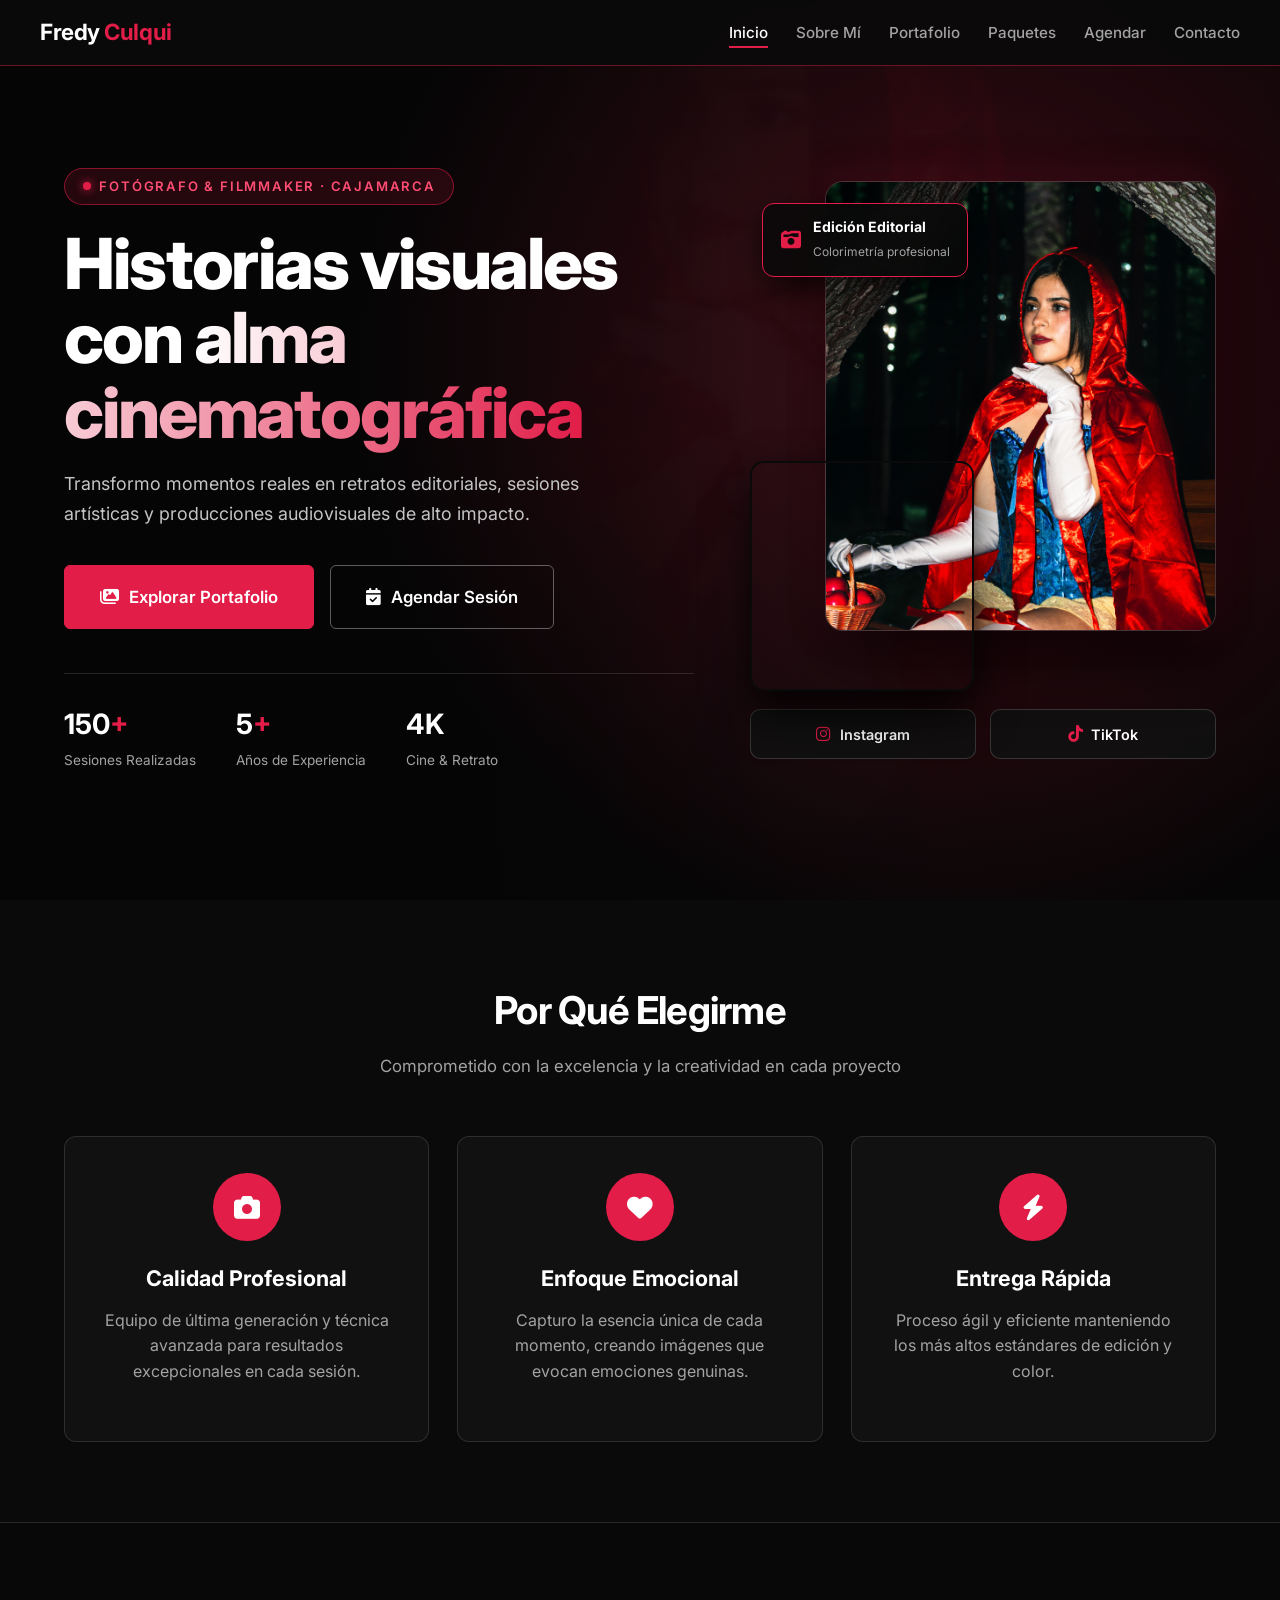
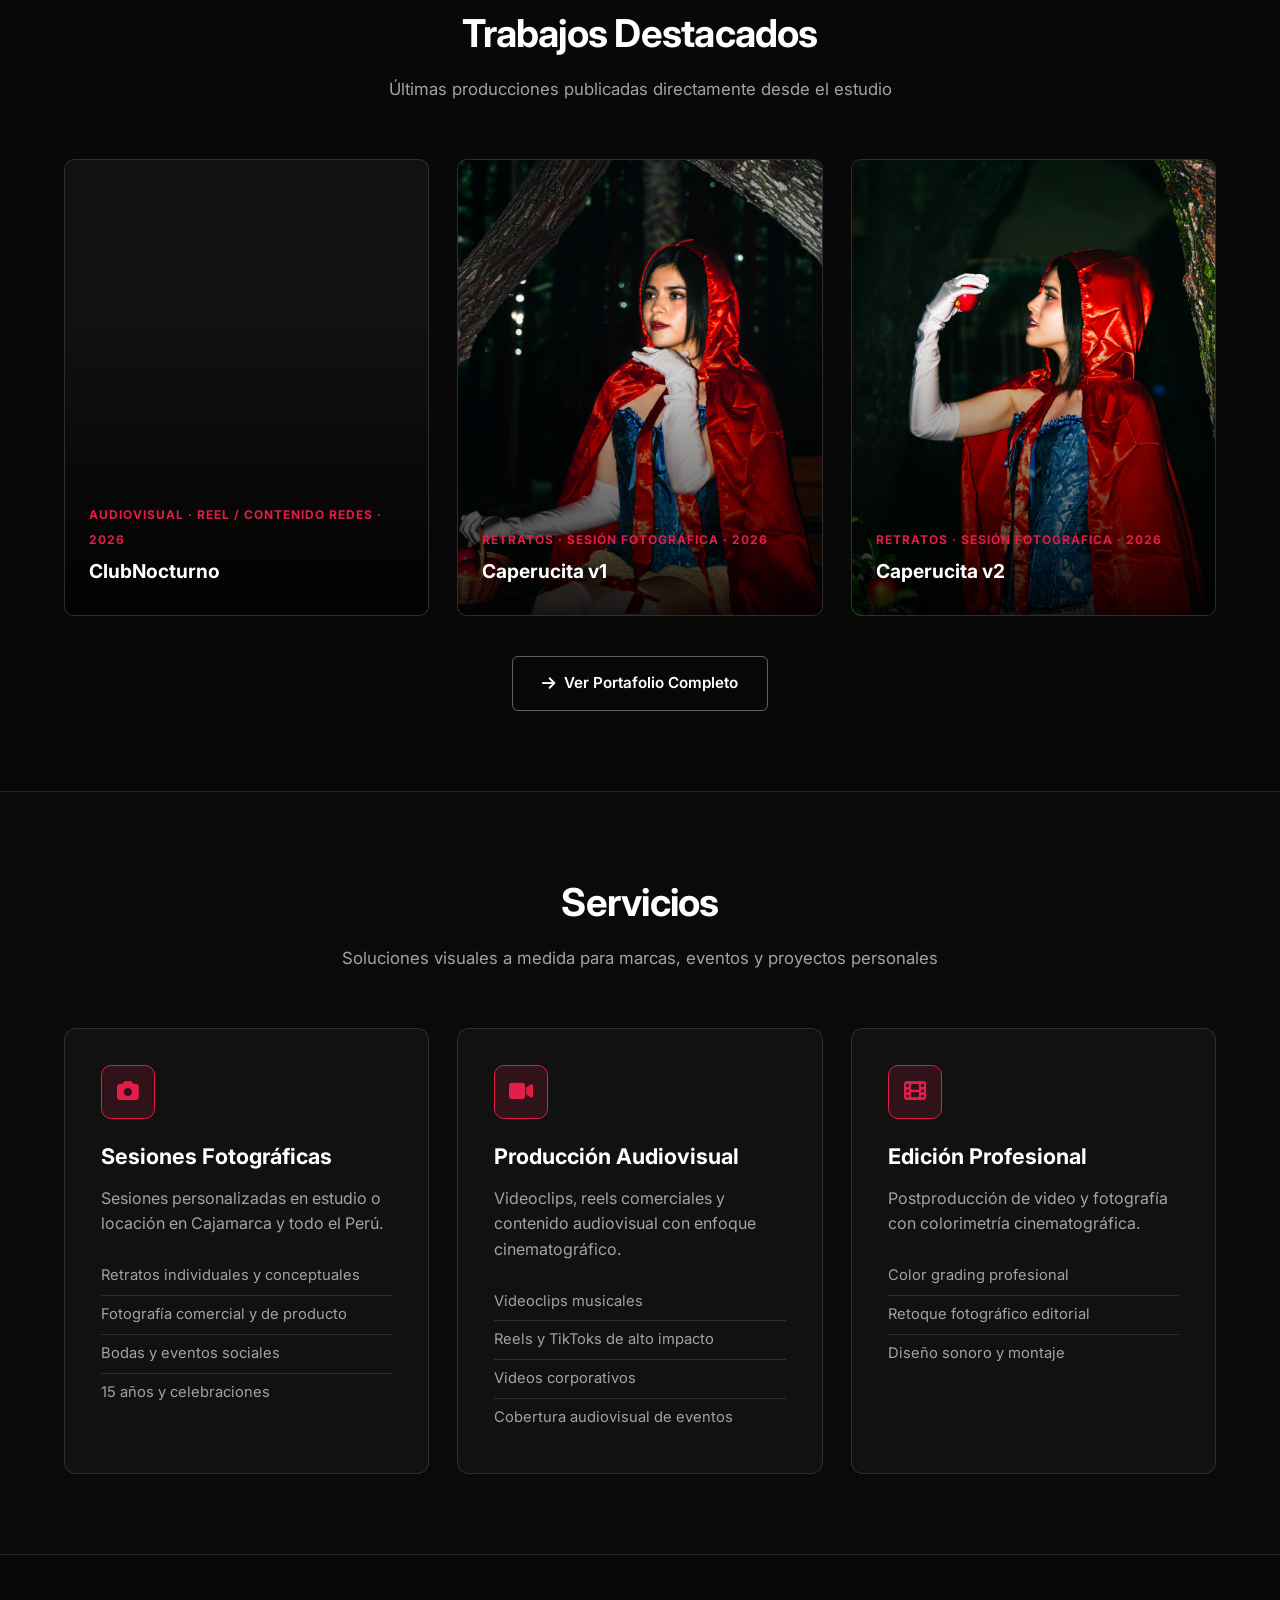
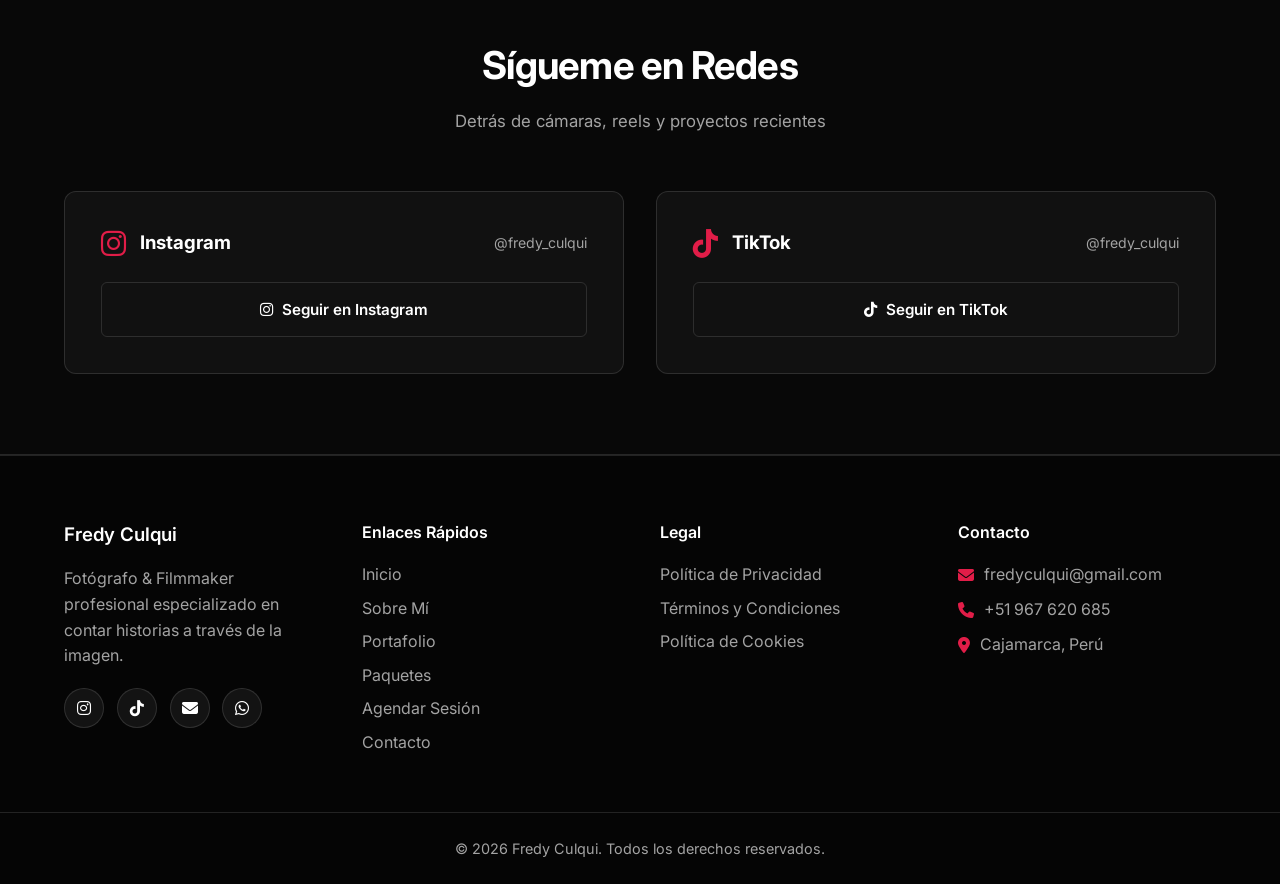
<file: index.html>
<!DOCTYPE html>
<html lang="es">
<head>
    <meta charset="UTF-8">
    <meta name="viewport" content="width=device-width, initial-scale=1.0">
    <title>Fredy Culqui - Fotógrafo & Filmmaker</title>
    <link rel="stylesheet" href="https://cdnjs.cloudflare.com/ajax/libs/font-awesome/6.5.0/css/all.min.css">
    <link href="https://fonts.googleapis.com/css2?family=Inter:wght@300;400;500;600;700;800&display=swap" rel="stylesheet">
    <link rel="stylesheet" href="css/style.css">
    <link rel="stylesheet" href="css/navbar.css">
    <link rel="stylesheet" href="css/responsive.css">
    <style>
        /* ===== NUEVO HERO CINEMATOGRÁFICO LLAMATIVO ===== */
        .hero {
            position: relative;
            min-height: 100vh;
            display: flex;
            align-items: center;
            padding: 120px 0 80px;
            overflow: hidden;
            background: #050505;
        }

        .hero-bg-image {
            position: absolute;
            inset: 0;
            background: url('assets/uploads/1795058951992_DSC04960-Editar-Editar.jpg') center/cover no-repeat;
            opacity: 0.22;
            filter: blur(2px) saturate(1.2);
            transform: scale(1.04);
            z-index: 0;
        }

        .hero-gradient-overlay {
            position: absolute;
            inset: 0;
            background:
                radial-gradient(circle at 75% 40%, rgba(225, 29, 72, 0.24) 0%, transparent 55%),
                linear-gradient(90deg, #050505 38%, rgba(5, 5, 5, 0.78) 72%, rgba(5, 5, 5, 0.92) 100%),
                linear-gradient(180deg, rgba(5,5,5,0.6) 0%, transparent 30%, #0a0a0a 100%);
            z-index: 1;
        }

        #video-fondo {
            position: absolute;
            inset: 0;
            width: 100%;
            height: 100%;
            object-fit: cover;
            z-index: 0;
            filter: brightness(0.32);
            display: none;
        }

        .hero-container {
            position: relative;
            z-index: 2;
            display: grid;
            grid-template-columns: 1.15fr 0.85fr;
            gap: 3.5rem;
            align-items: center;
        }

        .hero-pill {
            display: inline-flex;
            align-items: center;
            gap: 0.55rem;
            padding: 0.45rem 1.1rem;
            border-radius: 50px;
            background: rgba(225, 29, 72, 0.14);
            border: 1px solid rgba(225, 29, 72, 0.55);
            color: #ff4d73;
            font-size: 0.82rem;
            font-weight: 600;
            text-transform: uppercase;
            letter-spacing: 1.8px;
            margin-bottom: 1.35rem;
        }

        .hero-pill .dot {
            width: 8px;
            height: 8px;
            border-radius: 50%;
            background: var(--accent);
            box-shadow: 0 0 10px var(--accent);
            animation: pulseDot 1.8s infinite;
        }

        @keyframes pulseDot {
            0%, 100% { transform: scale(1); opacity: 1; }
            50% { transform: scale(1.4); opacity: 0.6; }
        }

        .hero h1 {
            font-size: 4.4rem;
            font-weight: 800;
            line-height: 1.06;
            letter-spacing: -0.03em;
            margin-bottom: 1.15rem;
            color: var(--primary);
        }

        .hero h1 span {
            background: linear-gradient(90deg, #ffffff 0%, #e11d48 100%);
            -webkit-background-clip: text;
            -webkit-text-fill-color: transparent;
        }

        .hero .description {
            font-size: 1.12rem;
            color: #c4c4c4;
            margin-bottom: 2.2rem;
            max-width: 560px;
            line-height: 1.7;
        }

        .btn-container {
            display: flex;
            gap: 1rem;
            flex-wrap: wrap;
            margin-bottom: 2.75rem;
        }

        .hero-metrics {
            display: flex;
            gap: 2.5rem;
            padding-top: 1.75rem;
            border-top: 1px solid rgba(255, 255, 255, 0.12);
        }

        .metric-item strong {
            display: block;
            font-size: 1.75rem;
            font-weight: 700;
            color: var(--primary);
        }

        .metric-item strong span {
            color: var(--accent);
        }

        .metric-item small {
            color: var(--secondary);
            font-size: 0.85rem;
        }

        /* Columna derecha del Hero: tarjetas + botones de redes debajo */
        .hero-right-column {
            display: flex;
            flex-direction: column;
            gap: 1.15rem;
        }

        .hero-visual-stack {
            position: relative;
            height: 510px;
        }

        .hero-card-main {
            position: relative;
            width: 84%;
            height: 450px;
            margin-left: auto;
            border-radius: 18px;
            overflow: hidden;
            border: 1px solid rgba(255, 255, 255, 0.18);
            box-shadow: 0 25px 60px rgba(0, 0, 0, 0.8), 0 0 40px rgba(225, 29, 72, 0.18);
            transition: transform 0.5s ease;
        }

        .hero-card-main:hover {
            transform: translateY(-6px);
        }

        .hero-card-main img {
            width: 100%;
            height: 100%;
            object-fit: cover;
            display: block;
        }

        .hero-card-secondary {
            position: absolute;
            bottom: 0;
            left: 0;
            width: 48%;
            height: 230px;
            border-radius: 14px;
            overflow: hidden;
            border: 2px solid #0a0a0a;
            box-shadow: 0 20px 45px rgba(0, 0, 0, 0.9);
            transition: transform 0.5s ease;
        }

        .hero-card-secondary:hover {
            transform: scale(1.04);
        }

        .hero-card-secondary img,
        .hero-card-secondary video {
            width: 100%;
            height: 100%;
            object-fit: cover;
            display: block;
        }

        .hero-video-placeholder {
            width: 100%;
            height: 100%;
            background: linear-gradient(145deg, #16070b 0%, #0b0b0b 100%);
            display: flex;
            flex-direction: column;
            align-items: center;
            justify-content: center;
            gap: 0.35rem;
            color: #f5f5f5;
            font-size: 0.78rem;
            text-align: center;
            padding: 0.5rem;
        }

        .hero-video-placeholder i {
            color: var(--accent);
            font-size: 1.35rem;
        }

        .hero-floating-tag {
            position: absolute;
            top: 22px;
            left: 12px;
            background: rgba(10, 10, 10, 0.88);
            backdrop-filter: blur(12px);
            border: 1px solid var(--accent);
            padding: 0.75rem 1.1rem;
            border-radius: 12px;
            display: flex;
            align-items: center;
            gap: 0.75rem;
            z-index: 3;
            box-shadow: 0 12px 30px rgba(0, 0, 0, 0.6);
        }

        .hero-floating-tag i {
            color: var(--accent);
            font-size: 1.25rem;
        }

        .hero-floating-tag div strong {
            display: block;
            font-size: 0.88rem;
            color: #fff;
        }

        .hero-floating-tag div span {
            font-size: 0.75rem;
            color: var(--secondary);
        }

        .hero-social-buttons {
            display: grid;
            grid-template-columns: 1fr 1fr;
            gap: 0.85rem;
        }

        .hero-social-btn {
            display: inline-flex;
            align-items: center;
            justify-content: center;
            gap: 0.55rem;
            padding: 0.78rem 1rem;
            border-radius: 10px;
            background: rgba(17, 17, 17, 0.9);
            border: 1px solid rgba(255, 255, 255, 0.16);
            color: var(--primary);
            text-decoration: none;
            font-size: 0.9rem;
            font-weight: 600;
            transition: all var(--transition-base);
        }

        .hero-social-btn i {
            color: var(--accent);
            font-size: 1.05rem;
        }

        .hero-social-btn:hover {
            background: var(--accent);
            border-color: var(--accent);
            color: #ffffff;
            transform: translateY(-2px);
        }

        .hero-social-btn:hover i {
            color: #ffffff;
        }

        @media (max-width: 960px) {
            .hero {
                min-height: auto;
                padding: 105px 0 60px;
            }
            .hero-container {
                grid-template-columns: 1fr;
                text-align: center;
                gap: 2.25rem;
            }
            .hero-pill {
                font-size: 0.72rem;
                letter-spacing: 1.1px;
                padding: 0.4rem 0.9rem;
                margin-bottom: 1rem;
            }
            .hero h1 {
                font-size: 2.75rem;
                line-height: 1.12;
                margin-bottom: 0.9rem;
            }
            .hero .description {
                margin-inline: auto;
                font-size: 1rem;
                margin-bottom: 1.5rem;
            }
            .btn-container {
                justify-content: center;
                gap: 0.75rem;
                margin-bottom: 1.75rem;
            }
            .hero-metrics {
                justify-content: center;
                gap: 1.5rem;
                padding-top: 1.25rem;
            }
            .metric-item strong { font-size: 1.4rem; }
            .hero-right-column {
                max-width: 390px;
                width: 100%;
                margin: 0 auto;
            }
            .hero-visual-stack {
                height: 360px;
            }
            .hero-card-main {
                width: 82%;
                height: 310px;
                border-radius: 14px;
            }
            .hero-card-secondary {
                width: 46%;
                height: 165px;
                border-radius: 12px;
            }
            .hero-floating-tag {
                top: 12px;
                left: 4px;
                padding: 0.55rem 0.8rem;
                gap: 0.55rem;
                border-radius: 10px;
            }
            .hero-floating-tag i { font-size: 1rem; }
            .hero-floating-tag div strong { font-size: 0.78rem; }
            .hero-floating-tag div span { font-size: 0.68rem; }
        }

        @media (max-width: 520px) {
            .hero { padding: 96px 0 50px; }
            .hero h1 { font-size: 2.15rem !important; }
            .hero-metrics {
                display: grid;
                grid-template-columns: repeat(3, 1fr);
                gap: 0.75rem;
                text-align: center;
            }
            .hero-right-column {
                max-width: 340px;
            }
            .hero-visual-stack {
                height: 320px;
            }
            .hero-card-main {
                width: 82%;
                height: 275px;
            }
            .hero-card-secondary {
                width: 46%;
                height: 145px;
            }
            .hero-social-buttons {
                grid-template-columns: 1fr;
            }
            .features-section, .services-section, .style-section, .social-section {
                padding: 55px 0;
            }
            .section-header { margin-bottom: 2rem; }
            .section-header h2 { font-size: 1.75rem; }
            .feature-card, .service-card, .social-card { padding: 1.5rem; }
        }

        /* ===== SECCIONES RESTANTES ===== */
        .features-section,
        .services-section {
            padding: 80px 0;
            background: var(--bg-dark);
        }

        .style-section,
        .social-section {
            padding: 80px 0;
            background: #080808;
            border-top: 1px solid var(--border-color);
            border-bottom: 1px solid var(--border-color);
        }

        .features-grid,
        .services-grid,
        .mini-gallery {
            display: grid;
            grid-template-columns: repeat(auto-fit, minmax(290px, 1fr));
            gap: 1.75rem;
        }

        .feature-card,
        .service-card,
        .social-card {
            padding: 2.25rem;
            background: var(--card-bg);
            border-radius: 12px;
            border: 1px solid var(--border-color);
            transition: all var(--transition-base);
        }

        .feature-card { text-align: center; }

        .feature-card:hover,
        .service-card:hover,
        .social-card:hover {
            transform: translateY(-6px);
            border-color: var(--accent);
        }

        .feature-icon {
            width: 68px;
            height: 68px;
            margin: 0 auto 1.25rem;
            background: var(--accent);
            border-radius: 50%;
            display: flex;
            align-items: center;
            justify-content: center;
            font-size: 1.6rem;
            color: #ffffff;
        }

        .service-icon {
            width: 54px;
            height: 54px;
            margin-bottom: 1.25rem;
            background: var(--accent-soft);
            border: 1px solid var(--accent);
            border-radius: 10px;
            display: flex;
            align-items: center;
            justify-content: center;
            font-size: 1.35rem;
            color: var(--accent);
        }

        .feature-card h3,
        .service-card h3 {
            font-size: 1.35rem;
            margin-bottom: 0.75rem;
        }

        .feature-card p,
        .service-card p {
            color: var(--secondary);
            margin-bottom: 1.25rem;
        }

        .service-features { list-style: none; }

        .service-features li {
            color: var(--secondary);
            padding: 0.45rem 0;
            border-bottom: 1px solid var(--border-color);
            font-size: 0.92rem;
        }

        .service-features li:last-child { border-bottom: none; }

        .mini-gallery { margin-bottom: 2.5rem; }

        .gallery-item {
            position: relative;
            border-radius: 10px;
            overflow: hidden;
            aspect-ratio: 4/5;
            background: var(--card-bg);
            border: 1px solid var(--border-color);
        }

        .gallery-item img,
        .gallery-item video {
            width: 100%;
            height: 100%;
            object-fit: cover;
            transition: transform var(--transition-slow);
        }

        .gallery-item:hover img,
        .gallery-item:hover video {
            transform: scale(1.05);
        }

        .gallery-overlay {
            position: absolute;
            inset: 0;
            background: linear-gradient(transparent 35%, rgba(0, 0, 0, 0.9) 100%);
            display: flex;
            align-items: flex-end;
            padding: 1.5rem;
        }

        .overlay-content span {
            color: var(--accent);
            font-size: 0.75rem;
            font-weight: 700;
            text-transform: uppercase;
            letter-spacing: 1px;
        }

        .overlay-content h4 { font-size: 1.2rem; margin: 0.25rem 0; }
        .overlay-content p { color: var(--secondary); font-size: 0.88rem; }
        .text-center { text-align: center; }

        .social-grid {
            display: grid;
            grid-template-columns: repeat(auto-fit, minmax(300px, 1fr));
            gap: 2rem;
        }

        .social-header {
            display: flex;
            align-items: center;
            gap: 0.85rem;
            margin-bottom: 1.5rem;
        }

        .social-header i { font-size: 1.8rem; color: var(--accent); }
        .follower-count { color: var(--secondary); font-size: 0.88rem; margin-left: auto; }

        .btn-social {
            width: 100%;
            background: transparent;
            color: var(--primary);
            border: 1px solid var(--border-color);
        }

        .btn-social:hover {
            background: var(--accent);
            border-color: var(--accent);
        }
    </style>
</head>
<body>
    <nav>
        <div class="logo">
            <a href="index.html" style="color: inherit; text-decoration: none;">Fredy <span>Culqui</span></a>
        </div>
        <i class="fas fa-bars menu-toggle"></i>
        <ul>
            <li><a href="index.html" class="active">Inicio</a></li>
            <li><a href="sobre-mi.html">Sobre Mí</a></li>
            <li><a href="portafolio.html">Portafolio</a></li>
            <li><a href="paquetes.html">Paquetes</a></li>
            <li><a href="agendar.html">Agendar</a></li>
            <li><a href="contacto.html">Contacto</a></li>
        </ul>
    </nav>

    <section class="hero">
        <div class="hero-bg-image" id="heroBgImage"></div>
        <video id="video-fondo" autoplay muted loop playsinline></video>
        <div class="hero-gradient-overlay"></div>

        <div class="container hero-container">
            <div class="hero-text">
                <div class="hero-pill">
                    <span class="dot"></span> Fotógrafo & Filmmaker · Cajamarca
                </div>
                <h1>Historias visuales con <span>alma cinematográfica</span></h1>
                <p class="description">Transformo momentos reales en retratos editoriales, sesiones artísticas y producciones audiovisuales de alto impacto.</p>
                <div class="btn-container">
                    <a href="portafolio.html" class="btn btn-primary btn-large">
                        <i class="fas fa-images"></i> Explorar Portafolio
                    </a>
                    <a href="agendar.html" class="btn btn-outline btn-large">
                        <i class="fas fa-calendar-check"></i> Agendar Sesión
                    </a>
                </div>
                <div class="hero-metrics">
                    <div class="metric-item">
                        <strong>150<span>+</span></strong>
                        <small>Sesiones Realizadas</small>
                    </div>
                    <div class="metric-item">
                        <strong>5<span>+</span></strong>
                        <small>Años de Experiencia</small>
                    </div>
                    <div class="metric-item">
                        <strong>4K</strong>
                        <small>Cine & Retrato</small>
                    </div>
                </div>
            </div>

            <div class="hero-right-column">
                <div class="hero-visual-stack">
                    <div class="hero-floating-tag">
                        <i class="fas fa-camera-retro"></i>
                        <div>
                            <strong>Edición Editorial</strong>
                            <span>Colorimetría profesional</span>
                        </div>
                    </div>
                    <div class="hero-card-main">
                        <img id="heroMainImage" src="assets/uploads/1795058951992_DSC04960-Editar-Editar.jpg" alt="Sesión Fotográfica Fredy Culqui">
                    </div>
                    <div class="hero-card-secondary" id="heroVideoCard">
                        <video id="heroShowreelVideo" autoplay muted loop playsinline style="display:none;"></video>
                        <div class="hero-video-placeholder" id="heroVideoPlaceholder">
                            <i class="fas fa-film"></i>
                            <strong>Showreel Filmmaker</strong>
                            <span>Súbelo desde Admin</span>
                        </div>
                    </div>
                </div>

                <div class="hero-social-buttons">
                    <a href="https://www.instagram.com/fredy_culqui" target="_blank" rel="noopener noreferrer" class="hero-social-btn">
                        <i class="fab fa-instagram"></i> Instagram
                    </a>
                    <a href="https://www.tiktok.com/@fredy_culqui" target="_blank" rel="noopener noreferrer" class="hero-social-btn">
                        <i class="fab fa-tiktok"></i> TikTok
                    </a>
                </div>
            </div>
        </div>
    </section>

    <section class="features-section">
        <div class="container">
            <div class="section-header">
                <h2>Por Qué Elegirme</h2>
                <p>Comprometido con la excelencia y la creatividad en cada proyecto</p>
            </div>
            <div class="features-grid">
                <div class="feature-card">
                    <div class="feature-icon"><i class="fas fa-camera"></i></div>
                    <h3>Calidad Profesional</h3>
                    <p>Equipo de última generación y técnica avanzada para resultados excepcionales en cada sesión.</p>
                </div>
                <div class="feature-card">
                    <div class="feature-icon"><i class="fas fa-heart"></i></div>
                    <h3>Enfoque Emocional</h3>
                    <p>Capturo la esencia única de cada momento, creando imágenes que evocan emociones genuinas.</p>
                </div>
                <div class="feature-card">
                    <div class="feature-icon"><i class="fas fa-bolt"></i></div>
                    <h3>Entrega Rápida</h3>
                    <p>Proceso ágil y eficiente manteniendo los más altos estándares de edición y color.</p>
                </div>
            </div>
        </div>
    </section>

    <section class="style-section">
        <div class="container">
            <div class="section-header">
                <h2>Trabajos Destacados</h2>
                <p>Últimas producciones publicadas directamente desde el estudio</p>
            </div>
            <div class="mini-gallery" id="featuredGallery">
                <!-- Se carga automáticamente desde data/portfolio.json -->
            </div>
            <div class="text-center">
                <a href="portafolio.html" class="btn btn-outline">
                    <i class="fas fa-arrow-right"></i> Ver Portafolio Completo
                </a>
            </div>
        </div>
    </section>

    <section class="services-section">
        <div class="container">
            <div class="section-header">
                <h2>Servicios</h2>
                <p>Soluciones visuales a medida para marcas, eventos y proyectos personales</p>
            </div>
            <div class="services-grid">
                <div class="service-card">
                    <div class="service-icon"><i class="fas fa-camera"></i></div>
                    <h3>Sesiones Fotográficas</h3>
                    <p>Sesiones personalizadas en estudio o locación en Cajamarca y todo el Perú.</p>
                    <ul class="service-features">
                        <li>Retratos individuales y conceptuales</li>
                        <li>Fotografía comercial y de producto</li>
                        <li>Bodas y eventos sociales</li>
                        <li>15 años y celebraciones</li>
                    </ul>
                </div>
                <div class="service-card">
                    <div class="service-icon"><i class="fas fa-video"></i></div>
                    <h3>Producción Audiovisual</h3>
                    <p>Videoclips, reels comerciales y contenido audiovisual con enfoque cinematográfico.</p>
                    <ul class="service-features">
                        <li>Videoclips musicales</li>
                        <li>Reels y TikToks de alto impacto</li>
                        <li>Videos corporativos</li>
                        <li>Cobertura audiovisual de eventos</li>
                    </ul>
                </div>
                <div class="service-card">
                    <div class="service-icon"><i class="fas fa-film"></i></div>
                    <h3>Edición Profesional</h3>
                    <p>Postproducción de video y fotografía con colorimetría cinematográfica.</p>
                    <ul class="service-features">
                        <li>Color grading profesional</li>
                        <li>Retoque fotográfico editorial</li>
                        <li>Diseño sonoro y montaje</li>
                    </ul>
                </div>
            </div>
        </div>
    </section>

    <section class="social-section">
        <div class="container">
            <div class="section-header">
                <h2>Sígueme en Redes</h2>
                <p>Detrás de cámaras, reels y proyectos recientes</p>
            </div>
            <div class="social-grid">
                <div class="social-card" data-social="instagram">
                    <div class="social-header">
                        <i class="fab fa-instagram"></i>
                        <h3>Instagram</h3>
                        <span class="follower-count">@fredy_culqui</span>
                    </div>
                    <a href="https://www.instagram.com/fredy_culqui" target="_blank" class="btn btn-social">
                        <i class="fab fa-instagram"></i> Seguir en Instagram
                    </a>
                </div>
                <div class="social-card" data-social="tiktok">
                    <div class="social-header">
                        <i class="fab fa-tiktok"></i>
                        <h3>TikTok</h3>
                        <span class="follower-count">@fredy_culqui</span>
                    </div>
                    <a href="https://www.tiktok.com/@fredy_culqui" target="_blank" class="btn btn-social">
                        <i class="fab fa-tiktok"></i> Seguir en TikTok
                    </a>
                </div>
            </div>
        </div>
    </section>

    <footer id="contact">
        <div class="footer-content">
            <div class="footer-section">
                <h3>Fredy Culqui</h3>
                <p>Fotógrafo & Filmmaker profesional especializado en contar historias a través de la imagen.</p>
                <div class="social-links">
                    <a href="https://www.instagram.com/fredy_culqui" target="_blank"><i class="fab fa-instagram"></i></a>
                    <a href="https://www.tiktok.com/@fredy_culqui" target="_blank"><i class="fab fa-tiktok"></i></a>
                    <a href="mailto:fredyculqui@gmail.com"><i class="fas fa-envelope"></i></a>
                    <a href="https://wa.me/51967620685" target="_blank"><i class="fab fa-whatsapp"></i></a>
                </div>
            </div>
            <div class="footer-section">
                <h4>Enlaces Rápidos</h4>
                <ul>
                    <li><a href="index.html">Inicio</a></li>
                    <li><a href="sobre-mi.html">Sobre Mí</a></li>
                    <li><a href="portafolio.html">Portafolio</a></li>
                    <li><a href="paquetes.html">Paquetes</a></li>
                    <li><a href="agendar.html">Agendar Sesión</a></li>
                    <li><a href="contacto.html">Contacto</a></li>
                </ul>
            </div>
            <div class="footer-section">
                <h4>Legal</h4>
                <ul>
                    <li><a href="privacy.html">Política de Privacidad</a></li>
                    <li><a href="terms.html">Términos y Condiciones</a></li>
                    <li><a href="cookies.html">Política de Cookies</a></li>
                </ul>
            </div>
            <div class="footer-section">
                <h4>Contacto</h4>
                <div class="contact-info">
                    <p><i class="fas fa-envelope"></i> fredyculqui@gmail.com</p>
                    <p><i class="fas fa-phone"></i> +51 967 620 685</p>
                    <p><i class="fas fa-map-marker-alt"></i> Cajamarca, Perú</p>
                </div>
            </div>
        </div>
        <div class="footer-bottom">
            <p>&copy; 2026 Fredy Culqui. Todos los derechos reservados.</p>
        </div>
    </footer>

    <script src="js/main.js"></script>
    <script src="js/portfolio.js"></script>
</body>
</html>
</file>
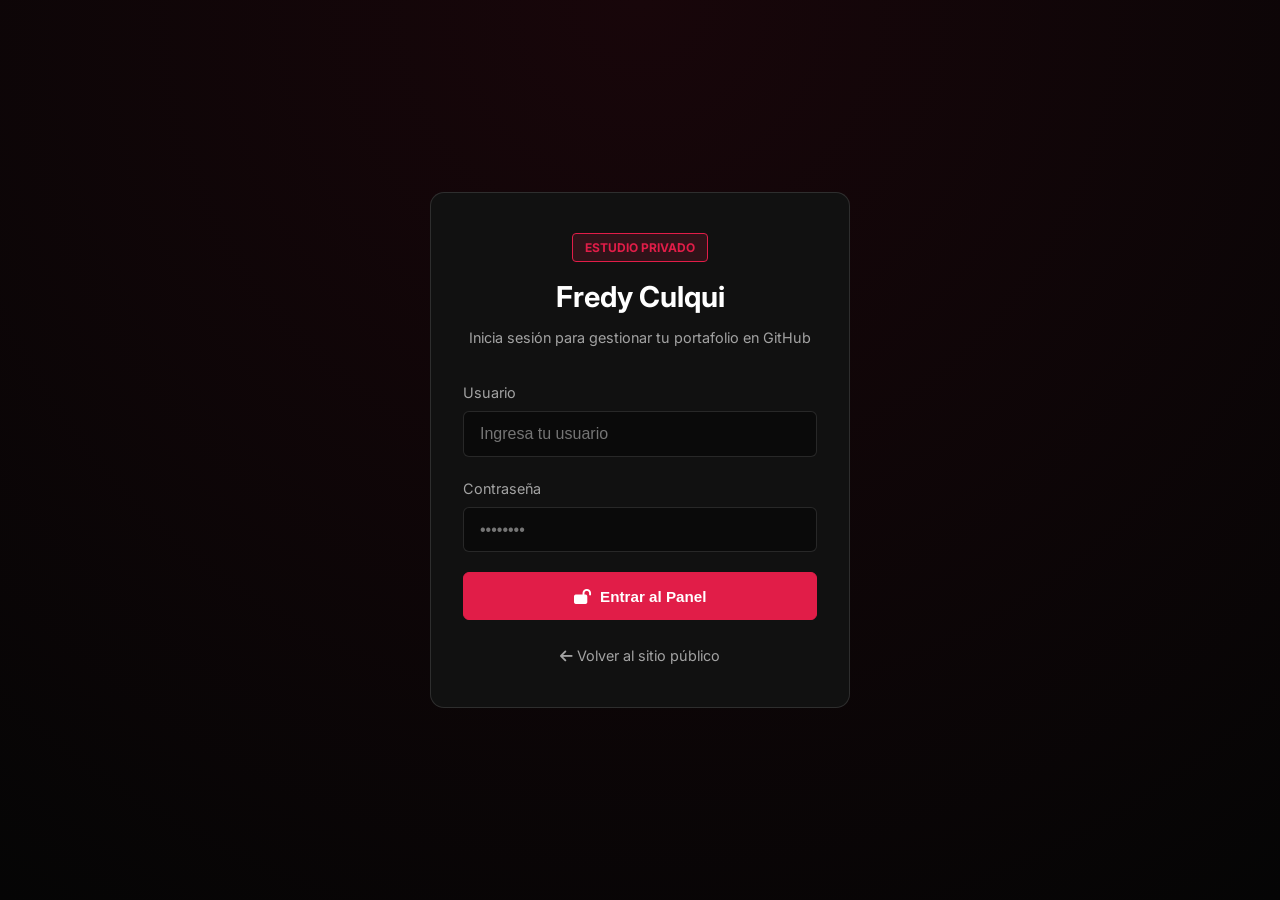
<file: admin.html>
<!DOCTYPE html>
<html lang="es">
<head>
    <meta charset="UTF-8">
    <meta name="viewport" content="width=device-width, initial-scale=1.0">
    <title>Panel Administrador Pro - Fredy Culqui</title>
    <link rel="stylesheet" href="https://cdnjs.cloudflare.com/ajax/libs/font-awesome/6.5.0/css/all.min.css">
    <link href="https://fonts.googleapis.com/css2?family=Inter:wght@300;400;500;600;700&display=swap" rel="stylesheet">
    <link rel="stylesheet" href="css/style.css">
    <style>
        .admin-topbar {
            background: #050505;
            border-bottom: 1px solid var(--accent);
            padding: 1rem 2rem;
            display: flex;
            justify-content: space-between;
            align-items: center;
            flex-wrap: wrap;
            gap: 1rem;
            position: sticky;
            top: 0;
            z-index: 50;
        }

        .admin-topbar h1 {
            font-size: 1.35rem;
        }

        .admin-topbar h1 span {
            color: var(--accent);
        }

        .topbar-actions {
            display: flex;
            gap: 0.75rem;
            flex-wrap: wrap;
        }

        .admin-main {
            max-width: 1320px;
            margin: 2rem auto;
            padding: 0 1.5rem 4rem;
            display: grid;
            grid-template-columns: 1.05fr 1.45fr;
            gap: 2rem;
            align-items: start;
        }

        .panel-card {
            background: var(--card-bg);
            border: 1px solid var(--border-color);
            border-radius: 12px;
            padding: 1.75rem;
            margin-bottom: 1.5rem;
        }

        .panel-card h2 {
            font-size: 1.18rem;
            margin-bottom: 1rem;
            display: flex;
            align-items: center;
            gap: 0.6rem;
        }

        .panel-card h2 i {
            color: var(--accent);
        }

        .form-row-2 {
            display: grid;
            grid-template-columns: 1fr 1fr;
            gap: 0.85rem;
        }

        .form-group {
            margin-bottom: 1rem;
        }

        .form-group label {
            display: block;
            margin-bottom: 0.4rem;
            font-size: 0.86rem;
            color: var(--secondary);
        }

        .form-group input,
        .form-group select,
        .form-group textarea {
            width: 100%;
            padding: 0.7rem 0.9rem;
            background: #0a0a0a;
            border: 1px solid var(--border-color);
            border-radius: 6px;
            color: #ffffff;
            font-size: 0.93rem;
            font-family: inherit;
        }

        .form-group input:focus,
        .form-group select:focus,
        .form-group textarea:focus {
            outline: none;
            border-color: var(--accent);
        }

        .checkbox-row {
            display: flex;
            align-items: center;
            gap: 0.6rem;
            margin: 0.65rem 0;
            cursor: pointer;
            font-size: 0.9rem;
            color: #e5e5e5;
        }

        .checkbox-row input {
            width: auto;
            accent-color: var(--accent);
            cursor: pointer;
        }

        .status-box {
            padding: 0.85rem 1rem;
            border-radius: 6px;
            font-size: 0.9rem;
            margin-bottom: 1rem;
            display: none;
        }

        .status-box.success {
            display: block;
            background: rgba(16, 185, 129, 0.15);
            border: 1px solid #10b981;
            color: #6ee7b7;
        }

        .status-box.error {
            display: block;
            background: var(--accent-soft);
            border: 1px solid var(--accent);
            color: #fda4af;
        }

        .status-box.info {
            display: block;
            background: rgba(255, 255, 255, 0.08);
            border: 1px solid rgba(255, 255, 255, 0.3);
            color: #ffffff;
        }

        .category-chips {
            display: flex;
            flex-wrap: wrap;
            gap: 0.5rem;
            margin-top: 0.9rem;
        }

        .cat-chip {
            display: inline-flex;
            align-items: center;
            gap: 0.45rem;
            background: #0a0a0a;
            border: 1px solid var(--border-color);
            padding: 0.35rem 0.7rem;
            border-radius: 999px;
            font-size: 0.8rem;
            color: #e5e5e5;
        }

        .cat-chip button {
            background: none;
            border: none;
            color: #fda4af;
            cursor: pointer;
            font-size: 0.8rem;
            padding: 0;
        }

        .list-toolbar {
            display: flex;
            justify-content: space-between;
            align-items: center;
            flex-wrap: wrap;
            gap: 0.75rem;
            margin-bottom: 1.15rem;
        }

        .filter-mini-row {
            display: flex;
            gap: 0.6rem;
            flex-wrap: wrap;
            margin-bottom: 1.15rem;
        }

        .filter-mini-row input,
        .filter-mini-row select {
            padding: 0.55rem 0.8rem;
            background: #0a0a0a;
            border: 1px solid var(--border-color);
            border-radius: 6px;
            color: #fff;
            font-size: 0.86rem;
        }

        .items-list {
            display: grid;
            grid-template-columns: repeat(auto-fill, minmax(225px, 1fr));
            gap: 1rem;
        }

        .admin-item-card {
            background: #0a0a0a;
            border: 1px solid var(--border-color);
            border-radius: 8px;
            overflow: hidden;
            display: flex;
            flex-direction: column;
        }

        .admin-item-media {
            aspect-ratio: 4/5;
            background: #000;
            position: relative;
        }

        .admin-item-media img,
        .admin-item-media video {
            width: 100%;
            height: 100%;
            object-fit: cover;
        }

        .badge-featured {
            position: absolute;
            top: 8px;
            left: 8px;
            background: var(--accent);
            color: #fff;
            font-size: 0.68rem;
            font-weight: 700;
            padding: 3px 7px;
            border-radius: 4px;
        }

        .badge-type {
            position: absolute;
            top: 8px;
            right: 8px;
            background: rgba(0, 0, 0, 0.75);
            border: 1px solid rgba(255,255,255,0.2);
            color: #fff;
            font-size: 0.66rem;
            padding: 3px 7px;
            border-radius: 4px;
        }

        .admin-item-body {
            padding: 0.85rem;
            flex: 1;
            display: flex;
            flex-direction: column;
            justify-content: space-between;
        }

        .admin-item-body small {
            color: var(--accent);
            text-transform: uppercase;
            font-weight: 700;
            font-size: 0.7rem;
        }

        .admin-item-body h4 {
            font-size: 0.96rem;
            margin: 0.25rem 0;
        }

        .admin-item-body p {
            font-size: 0.8rem;
            color: var(--secondary);
            margin-bottom: 0.75rem;
        }

        .admin-item-actions {
            display: flex;
            gap: 0.4rem;
            flex-wrap: wrap;
        }

        .btn-sm {
            padding: 0.42rem 0.65rem;
            font-size: 0.78rem;
            flex: 1;
        }

        .btn-danger {
            background: rgba(225, 29, 72, 0.15);
            color: #fda4af;
            border: 1px solid var(--accent);
        }

        .btn-danger:hover {
            background: var(--accent);
            color: #ffffff;
        }

        .preview-box {
            margin-top: 0.6rem;
            display: flex;
            gap: 0.5rem;
            flex-wrap: wrap;
        }

        .preview-box img,
        .preview-box video {
            width: 68px;
            height: 68px;
            object-fit: cover;
            border-radius: 6px;
            border: 1px solid var(--border-color);
        }

        /* ===== RESUMEN DE INGRESOS Y SESIONES AGENDADAS ===== */
        .income-summary-grid {
            display: grid;
            grid-template-columns: repeat(3, 1fr);
            gap: 0.75rem;
            margin-bottom: 1.25rem;
        }

        .income-box {
            background: #0a0a0a;
            border: 1px solid var(--border-color);
            border-radius: 10px;
            padding: 0.9rem 1rem;
        }

        .income-box.total-highlight {
            border-color: var(--accent);
            background: linear-gradient(145deg, rgba(225, 29, 72, 0.14) 0%, #0a0a0a 100%);
        }

        .income-box span {
            display: block;
            font-size: 0.76rem;
            color: var(--secondary);
            margin-bottom: 0.25rem;
            text-transform: uppercase;
            letter-spacing: 0.5px;
        }

        .income-box strong {
            font-size: 1.25rem;
            color: #ffffff;
        }

        .income-box.total-highlight strong {
            color: #ff5c7c;
        }

        .bookings-grid {
            display: grid;
            grid-template-columns: repeat(auto-fill, minmax(255px, 1fr));
            gap: 1rem;
        }

        .booking-card {
            background: #0a0a0a;
            border: 1px solid var(--border-color);
            border-left: 3px solid var(--accent);
            border-radius: 10px;
            padding: 1rem;
            display: flex;
            flex-direction: column;
            justify-content: space-between;
            gap: 0.75rem;
        }

        .booking-top {
            display: flex;
            justify-content: space-between;
            align-items: flex-start;
            gap: 0.5rem;
        }

        .booking-top h4 {
            font-size: 1rem;
            color: #ffffff;
            margin-bottom: 0.2rem;
        }

        .booking-status {
            font-size: 0.7rem;
            font-weight: 700;
            text-transform: uppercase;
            padding: 0.22rem 0.55rem;
            border-radius: 999px;
            background: var(--accent-soft);
            color: #ff6b8b;
            border: 1px solid rgba(225, 29, 72, 0.45);
            white-space: nowrap;
        }

        .booking-meta {
            display: flex;
            flex-direction: column;
            gap: 0.32rem;
            font-size: 0.84rem;
            color: #d4d4d4;
        }

        .booking-meta i {
            color: var(--accent);
            width: 16px;
            text-align: center;
            margin-right: 0.35rem;
        }

        .booking-money-pill {
            margin-top: 0.45rem;
            padding: 0.5rem 0.65rem;
            background: rgba(255, 255, 255, 0.04);
            border: 1px solid var(--border-color);
            border-radius: 6px;
            font-size: 0.8rem;
            display: flex;
            justify-content: space-between;
            flex-wrap: wrap;
            gap: 0.35rem;
        }

        @media (max-width: 980px) {
            .admin-main {
                grid-template-columns: 1fr;
            }
            .form-row-2 {
                grid-template-columns: 1fr;
            }
            .income-summary-grid {
                grid-template-columns: 1fr;
            }
        }
    </style>
</head>
<body>
    <header class="admin-topbar">
        <h1>Fredy <span>Culqui</span> · Panel de Control Pro</h1>
        <div class="topbar-actions">
            <a href="index.html" target="_blank" class="btn btn-outline btn-sm"><i class="fas fa-home"></i> Ver Inicio</a>
            <a href="sobre-mi.html" target="_blank" class="btn btn-outline btn-sm"><i class="fas fa-user"></i> Ver Sobre Mí</a>
            <a href="portafolio.html" target="_blank" class="btn btn-outline btn-sm"><i class="fas fa-images"></i> Ver Portafolio</a>
            <button type="button" id="logoutBtn" class="btn btn-primary btn-sm"><i class="fas fa-sign-out-alt"></i> Salir</button>
        </div>
    </header>

    <main class="admin-main">
        <!-- COLUMNA IZQUIERDA -->
        <div>
            <!-- 1. CONEXIÓN GITHUB -->
            <div class="panel-card">
                <h2><i class="fab fa-github"></i> Conexión a tu Repositorio GitHub</h2>
                <p style="color: var(--secondary); font-size: 0.84rem; margin-bottom: 1rem;">
                    Configúralo una sola vez. Permite subir fotos, videos, categorías y proyectos directamente a tu repositorio.
                </p>
                <div class="form-row-2">
                    <div class="form-group">
                        <label>Usuario de GitHub (Owner)</label>
                        <input type="text" id="ghOwner" placeholder="Ej: fredyculqui">
                    </div>
                    <div class="form-group">
                        <label>Nombre del Repositorio</label>
                        <input type="text" id="ghRepo" placeholder="Ej: fredy-culqui-website">
                    </div>
                </div>
                <div class="form-row-2">
                    <div class="form-group">
                        <label>Rama (Branch)</label>
                        <input type="text" id="ghBranch" value="main" placeholder="main">
                    </div>
                    <div class="form-group">
                        <label>Carpeta Base en Repo (opcional)</label>
                        <input type="text" id="ghBasePath" placeholder="Ej: fredy-culqui-website-v2 o vacío">
                    </div>
                </div>
                <div class="form-group">
                    <label>Personal Access Token (Permiso: repo / contents)</label>
                    <input type="password" id="ghToken" placeholder="ghp_xxxxxxxxxxxxxxxxxxxx">
                </div>
                <button type="button" id="saveGithubConfig" class="btn btn-outline" style="width: 100%;">
                    <i class="fas fa-save"></i> Guardar y Conectar Repositorio
                </button>
            </div>

            <!-- 2. GESTOR DE CATEGORÍAS -->
            <div class="panel-card">
                <h2><i class="fas fa-tags"></i> Categorías del Portafolio</h2>
                <p style="color: var(--secondary); font-size: 0.84rem; margin-bottom: 0.85rem;">
                    Agrega o elimina categorías (fotografía, video, marca, eventos, campañas, etc.).
                </p>
                <div class="form-row-2">
                    <div class="form-group" style="margin-bottom:0;">
                        <label>Nombre de Categoría</label>
                        <input type="text" id="newCategoryName" placeholder="Ej: Videoclips / Marca">
                    </div>
                    <div class="form-group" style="margin-bottom:0;">
                        <label>Slug / Identificador (opcional)</label>
                        <input type="text" id="newCategorySlug" placeholder="Ej: videoclips">
                    </div>
                </div>
                <button type="button" id="addCategoryBtn" class="btn btn-outline" style="width:100%; margin-top:0.85rem;">
                    <i class="fas fa-plus"></i> Agregar y Guardar Categoría
                </button>
                <div class="category-chips" id="categoryChipsList"></div>
            </div>

            <!-- 3. AGENDAR SESIÓN -->
            <div class="panel-card">
                <h2><i class="fas fa-calendar-plus"></i> Agendar Sesión</h2>
                <p style="color: var(--secondary); font-size: 0.84rem; margin-bottom: 1rem;">
                    Registra los datos del cliente, el precio de la sesión y el pasaje por separado.
                </p>
                <form id="bookingForm">
                    <div class="form-group">
                        <label>Nombre Completo *</label>
                        <input type="text" id="bookingName" required placeholder="Ej: Carlos Mendoza">
                    </div>

                    <div class="form-row-2">
                        <div class="form-group">
                            <label>Número de DNI *</label>
                            <input type="text" id="bookingDni" required maxlength="12" placeholder="Ej: 74859612">
                        </div>
                        <div class="form-group">
                            <label>Número (Celular / WhatsApp) *</label>
                            <input type="tel" id="bookingPhone" required placeholder="Ej: 967620685">
                        </div>
                    </div>

                    <div class="form-row-2">
                        <div class="form-group">
                            <label>Precio Sesión (S/.) *</label>
                            <input type="number" id="bookingPrice" required min="0" step="0.01" placeholder="Ej: 150.00">
                        </div>
                        <div class="form-group">
                            <label>Pasaje (S/.)</label>
                            <input type="number" id="bookingTransport" min="0" step="0.01" value="0" placeholder="Ej: 15.00">
                        </div>
                    </div>

                    <div class="form-row-2">
                        <div class="form-group">
                            <label>Fecha de Sesión</label>
                            <input type="date" id="bookingDate">
                        </div>
                        <div class="form-group">
                            <label>Tipo de Sesión</label>
                            <select id="bookingType">
                                <option value="Sesión Fotográfica">Sesión Fotográfica</option>
                                <option value="Producción Filmmaker / Video">Producción Filmmaker / Video</option>
                                <option value="15 Años / Evento">15 Años / Evento</option>
                                <option value="Retrato Editorial / Marca">Retrato Editorial / Marca</option>
                            </select>
                        </div>
                    </div>

                    <div class="form-group">
                        <label>Notas / Locación / Paquete</label>
                        <input type="text" id="bookingNotes" placeholder="Ej: Centro histórico Cajamarca, 2 cambios">
                    </div>

                    <button type="submit" id="saveBookingBtn" class="btn btn-primary" style="width:100%;">
                        <i class="fas fa-calendar-check"></i> Guardar Sesión Agendada
                    </button>
                </form>
            </div>

            <!-- 4. SUBIR / EDITAR PROYECTO -->
            <div class="panel-card">
                <h2 id="formCardTitle"><i class="fas fa-cloud-upload-alt"></i> Subir Nuevo Proyecto</h2>
                <div id="statusBox" class="status-box"></div>

                <form id="uploadForm">
                    <input type="hidden" id="editingItemId" value="">

                    <div class="form-group">
                        <label>Título del Proyecto *</label>
                        <input type="text" id="itemTitle" required placeholder="Ej: Campaña Editorial Otoño o Videoclip 4K">
                    </div>

                    <div class="form-row-2">
                        <div class="form-group">
                            <label>Categoría *</label>
                            <select id="itemCategory" required></select>
                        </div>
                        <div class="form-group">
                            <label>Tipo de Proyecto</label>
                            <select id="itemProjectType">
                                <option value="Sesión Fotográfica">Sesión Fotográfica</option>
                                <option value="Producción Audiovisual">Producción Audiovisual</option>
                                <option value="Reel / Contenido Redes">Reel / Contenido Redes</option>
                                <option value="Videoclip Musical">Videoclip Musical</option>
                                <option value="Cobertura de Evento">Cobertura de Evento</option>
                                <option value="Proyecto de Marca">Proyecto de Marca</option>
                            </select>
                        </div>
                    </div>

                    <div class="form-row-2">
                        <div class="form-group">
                            <label>Cliente / Marca (opcional)</label>
                            <input type="text" id="itemClient" placeholder="Ej: Café Cajamarca / Artista">
                        </div>
                        <div class="form-group">
                            <label>Año / Fecha</label>
                            <input type="text" id="itemYear" value="2026" placeholder="2026">
                        </div>
                    </div>

                    <div class="form-group">
                        <label>Descripción / Locación / Concepto</label>
                        <textarea id="itemDescription" rows="2" placeholder="Ej: Locación exterior, dirección de luz y color grading cinematográfico"></textarea>
                    </div>

                    <div class="form-group">
                        <label>Fotos o Video Principal (puedes seleccionar varias fotos)</label>
                        <input type="file" id="itemFile" accept="image/*,video/mp4,video/webm" multiple>
                        <div class="preview-box" id="filePreviewBox"></div>
                    </div>

                    <div class="form-group">
                        <label>O URL externa de Foto / Video (opcional si subes archivo)</label>
                        <input type="url" id="itemUrl" placeholder="https://...">
                    </div>

                    <div class="form-group">
                        <label>Etiquetas / Tags (separadas por coma)</label>
                        <input type="text" id="itemTags" placeholder="Ej: 4k, editorial, retrato, color pro">
                    </div>

                    <label class="checkbox-row">
                        <input type="checkbox" id="itemFeatured" checked>
                        <span>Mostrar en "Trabajos Destacados" del Inicio (index.html)</span>
                    </label>

                    <label class="checkbox-row">
                        <input type="checkbox" id="itemHeroImage">
                        <span>Usar esta imagen como foto principal de portada del Inicio (index.html)</span>
                    </label>

                    <label class="checkbox-row">
                        <input type="checkbox" id="itemAboutImage">
                        <span>Usar esta imagen en la sección "Sobre Mí" (sobre-mi.html)</span>
                    </label>

                    <label class="checkbox-row">
                        <input type="checkbox" id="itemHeroVideo">
                        <span>Usar este video como fondo principal del Inicio (solo MP4)</span>
                    </label>

                    <label class="checkbox-row">
                        <input type="checkbox" id="itemHeroShowreel">
                        <span>Mostrar este video en la tarjeta Filmmaker del Inicio (MP4/WEBM)</span>
                    </label>

                    <div style="display:flex; gap:0.6rem; flex-wrap:wrap; margin-top:0.75rem;">
                        <button type="submit" id="publishBtn" class="btn btn-primary" style="flex:1;">
                            <i class="fas fa-rocket"></i> Publicar Proyecto
                        </button>
                        <button type="button" id="cancelEditBtn" class="btn btn-outline" style="display:none;">
                            Cancelar Edición
                        </button>
                    </div>
                </form>
            </div>
        </div>

        <!-- COLUMNA DERECHA: LISTADO, FILTROS Y SESIONES AGENDADAS -->
        <div>
            <div class="panel-card">
                <div class="list-toolbar">
                    <h2 style="margin: 0;"><i class="fas fa-calendar-alt"></i> Sesiones Agendadas (<span id="bookingsCount">0</span>)</h2>
                </div>

                <div class="income-summary-grid">
                    <div class="income-box">
                        <span>Total Sesiones</span>
                        <strong id="totalSessionsAmount">S/ 0.00</strong>
                    </div>
                    <div class="income-box">
                        <span>Total Pasaje</span>
                        <strong id="totalTransportAmount">S/ 0.00</strong>
                    </div>
                    <div class="income-box total-highlight">
                        <span>Total General</span>
                        <strong id="totalOverallAmount">S/ 0.00</strong>
                    </div>
                </div>

                <div class="bookings-grid" id="adminBookingsList">
                    <p style="color: var(--secondary);">Aún no hay sesiones agendadas.</p>
                </div>
            </div>

            <div class="panel-card">
                <div class="list-toolbar">
                    <h2 style="margin: 0;"><i class="fas fa-layer-group"></i> Proyectos Publicados (<span id="itemsCount">0</span>)</h2>
                    <button type="button" id="reloadItemsBtn" class="btn btn-outline btn-sm" style="flex:0 0 auto;">
                        <i class="fas fa-sync"></i> Actualizar
                    </button>
                </div>

                <div class="filter-mini-row">
                    <input type="text" id="adminSearchInput" placeholder="Buscar por título, cliente o tag..." style="flex:1; min-width:180px;">
                    <select id="adminFilterCategory">
                        <option value="all">Todas las categorías</option>
                    </select>
                </div>

                <div class="items-list" id="adminItemsList">
                    <p style="color: var(--secondary);">Conecta tu repositorio o recarga para ver tus publicaciones.</p>
                </div>
            </div>
        </div>
    </main>

    <script src="js/admin.js"></script>
</body>
</html>
</file>
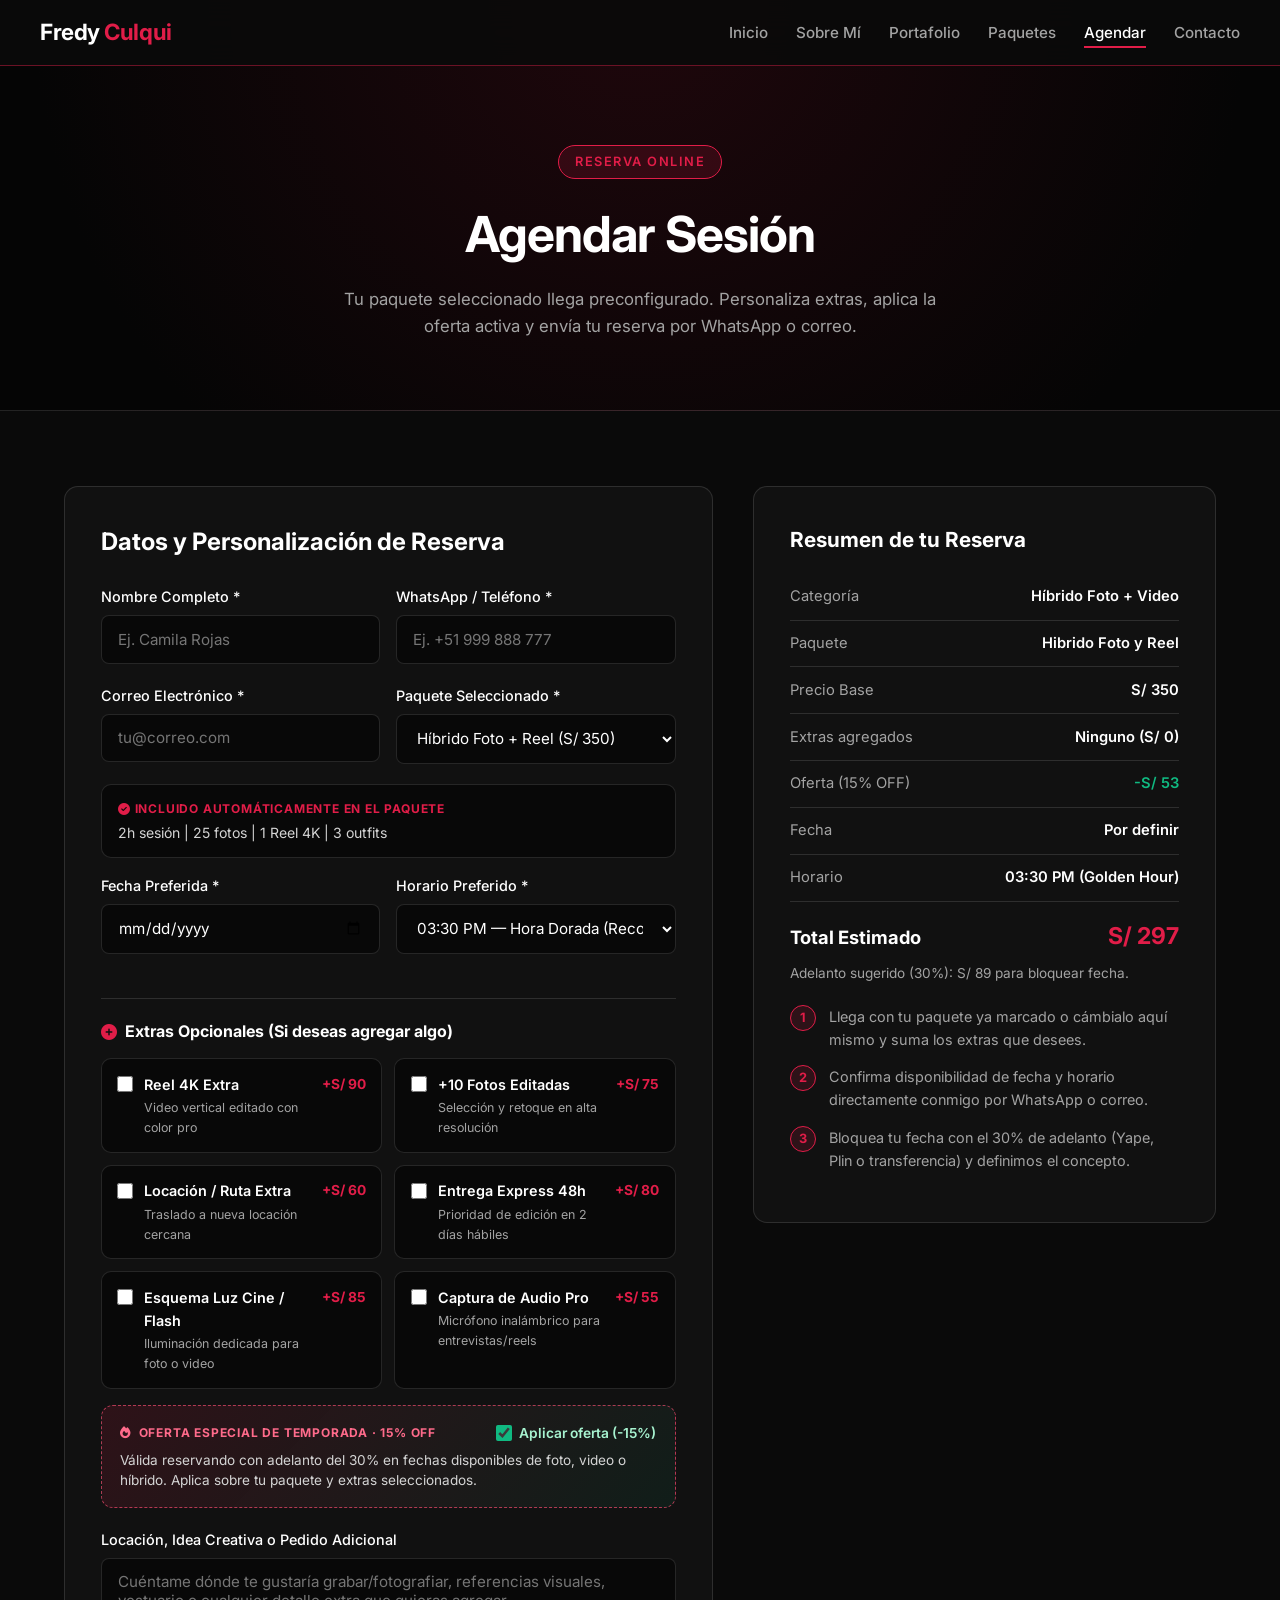
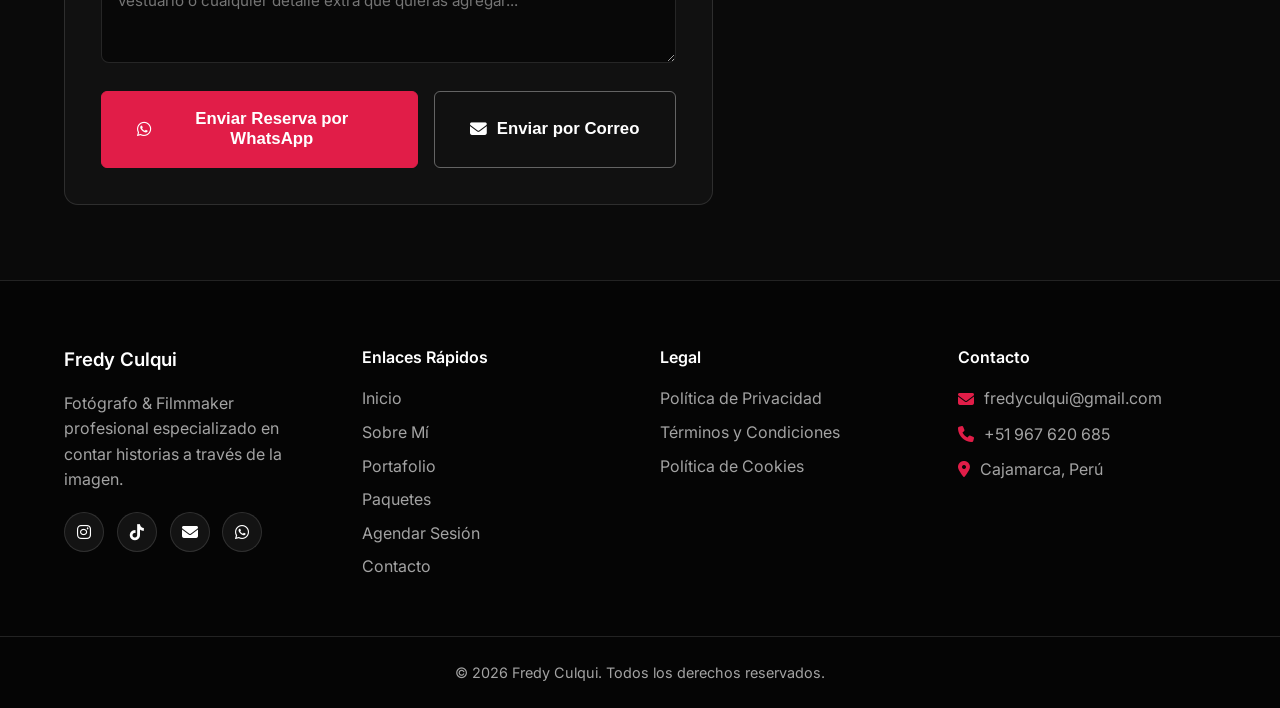
<file: agendar.html>
<!DOCTYPE html>
<html lang="es">
<head>
    <meta charset="UTF-8">
    <meta name="viewport" content="width=device-width, initial-scale=1.0">
    <title>Agendar Sesión - Fredy Culqui</title>
    <link rel="stylesheet" href="https://cdnjs.cloudflare.com/ajax/libs/font-awesome/6.5.0/css/all.min.css">
    <link href="https://fonts.googleapis.com/css2?family=Inter:wght@300;400;500;600;700&display=swap" rel="stylesheet">
    <link rel="stylesheet" href="css/style.css">
    <link rel="stylesheet" href="css/navbar.css">
    <link rel="stylesheet" href="css/responsive.css">
    <style>
        .page-hero {
            padding: 145px 0 70px;
            background: radial-gradient(circle at top center, #1f070c 0%, #050505 80%);
            border-bottom: 1px solid var(--border-color);
            text-align: center;
        }
        .page-hero .badge {
            display: inline-block;
            padding: 0.35rem 1rem;
            border-radius: 50px;
            background: var(--accent-soft);
            border: 1px solid var(--accent);
            color: var(--accent);
            font-size: 0.8rem;
            font-weight: 600;
            text-transform: uppercase;
            letter-spacing: 1.5px;
            margin-bottom: 1rem;
        }
        .page-hero h1 { font-size: 3.1rem; font-weight: 700; letter-spacing: -0.02em; margin-bottom: 0.75rem; }
        .page-hero p { color: var(--secondary); max-width: 620px; margin: 0 auto; font-size: 1.05rem; }
        .page-section { padding: 75px 0; }
        .card-box {
            background: var(--card-bg);
            border: 1px solid var(--border-color);
            border-radius: 14px;
            padding: 2.25rem;
            transition: all var(--transition-base);
        }
        .card-box:hover { border-color: rgba(225, 29, 72, 0.5); }
        .form-group { margin-bottom: 1.25rem; }
        .form-group label { display: block; font-size: 0.9rem; font-weight: 500; margin-bottom: 0.45rem; color: var(--primary); }
        .form-control {
            width: 100%;
            padding: 0.85rem 1rem;
            background: #080808;
            border: 1px solid var(--border-color);
            border-radius: 8px;
            color: var(--primary);
            font-family: inherit;
            font-size: 0.95rem;
        }
        .form-control:focus { outline: none; border-color: var(--accent); }
        .form-row { display: grid; grid-template-columns: 1fr 1fr; gap: 1rem; }
        .booking-layout { display: grid; grid-template-columns: 1.4fr 1fr; gap: 2.5rem; align-items: start; }

        .section-subhead {
            font-size: 1rem;
            font-weight: 700;
            color: var(--primary);
            margin: 1.5rem 0 0.85rem;
            padding-top: 1.25rem;
            border-top: 1px solid var(--border-color);
            display: flex;
            align-items: center;
            gap: 0.5rem;
        }
        .section-subhead i { color: var(--accent); }

        .addons-grid {
            display: grid;
            grid-template-columns: 1fr 1fr;
            gap: 0.75rem;
        }
        .addon-option {
            display: flex;
            align-items: flex-start;
            gap: 0.7rem;
            padding: 0.85rem 0.95rem;
            border-radius: 10px;
            background: #080808;
            border: 1px solid var(--border-color);
            cursor: pointer;
            transition: border-color 0.2s ease, background 0.2s ease;
        }
        .addon-option:hover { border-color: rgba(225, 29, 72, 0.55); }
        .addon-option input[type="checkbox"] {
            margin-top: 0.2rem;
            accent-color: var(--accent);
            width: 16px;
            height: 16px;
            flex-shrink: 0;
            cursor: pointer;
        }
        .addon-option.checked {
            border-color: var(--accent);
            background: rgba(225, 29, 72, 0.08);
        }
        .addon-info { flex: 1; }
        .addon-title { display: block; font-size: 0.9rem; font-weight: 600; color: var(--primary); }
        .addon-sub { display: block; font-size: 0.78rem; color: var(--secondary); margin-top: 0.15rem; }
        .addon-price { font-size: 0.86rem; font-weight: 700; color: var(--accent); white-space: nowrap; }

        .offer-box {
            margin-top: 1rem;
            padding: 1rem 1.15rem;
            border-radius: 12px;
            background: linear-gradient(135deg, rgba(225, 29, 72, 0.14), rgba(16, 185, 129, 0.08));
            border: 1px dashed rgba(255, 77, 115, 0.65);
        }
        .offer-header {
            display: flex;
            align-items: center;
            justify-content: space-between;
            gap: 0.75rem;
            flex-wrap: wrap;
        }
        .offer-badge {
            display: inline-flex;
            align-items: center;
            gap: 0.4rem;
            font-size: 0.75rem;
            font-weight: 700;
            text-transform: uppercase;
            letter-spacing: 0.8px;
            color: #ff6b8b;
        }
        .offer-toggle {
            display: inline-flex;
            align-items: center;
            gap: 0.45rem;
            font-size: 0.86rem;
            font-weight: 600;
            color: #a7f3d0;
            cursor: pointer;
        }
        .offer-toggle input { accent-color: #10b981; width: 16px; height: 16px; cursor: pointer; }
        .offer-desc { font-size: 0.85rem; color: #d4d4d4; margin-top: 0.45rem; line-height: 1.45; }

        .included-box {
            background: #080808;
            border: 1px solid var(--border-color);
            border-radius: 10px;
            padding: 0.85rem 1rem;
            margin-bottom: 1rem;
        }
        .included-box small {
            display: block;
            font-size: 0.75rem;
            text-transform: uppercase;
            letter-spacing: 0.8px;
            color: var(--accent);
            font-weight: 700;
            margin-bottom: 0.3rem;
        }
        .included-box p { font-size: 0.88rem; color: #d4d4d4; line-height: 1.45; }

        .summary-item { display: flex; justify-content: space-between; gap: 0.75rem; padding: 0.7rem 0; border-bottom: 1px solid var(--border-color); font-size: 0.92rem; }
        .summary-item span:first-child { color: var(--secondary); }
        .summary-item span:last-child { font-weight: 600; color: var(--primary); text-align: right; }
        .summary-total {
            display: flex;
            justify-content: space-between;
            align-items: baseline;
            padding: 1rem 0 0.5rem;
            font-size: 1.15rem;
            font-weight: 700;
        }
        .summary-total .total-amount { color: var(--accent); font-size: 1.45rem; }
        .summary-discount { color: #10b981 !important; }
        .summary-adelanto { font-size: 0.85rem; color: var(--secondary); margin-bottom: 1rem; }

        .step-list { list-style: none; margin-top: 1.25rem; }
        .step-list li { display: flex; gap: 0.85rem; margin-bottom: 0.9rem; color: var(--secondary); font-size: 0.9rem; }
        .step-num {
            width: 26px; height: 26px; border-radius: 50%;
            background: var(--accent-soft); border: 1px solid var(--accent); color: var(--accent);
            display: flex; align-items: center; justify-content: center;
            font-weight: 700; font-size: 0.8rem; flex-shrink: 0;
        }
        .alert-success {
            display: none;
            background: rgba(16, 185, 129, 0.12);
            border: 1px solid #10b981;
            color: #a7f3d0;
            padding: 1rem 1.25rem;
            border-radius: 8px;
            margin-top: 1.25rem;
            font-size: 0.95rem;
        }
        @media (max-width: 900px) { .booking-layout { grid-template-columns: 1fr; } }
        @media (max-width: 768px) {
            .form-row, .addons-grid { grid-template-columns: 1fr; }
            .page-hero h1 { font-size: 2.2rem; }
        }
    </style>
</head>
<body>
    <nav>
        <div class="logo"><a href="index.html" style="color: inherit; text-decoration: none;">Fredy <span>Culqui</span></a></div>
        <i class="fas fa-bars menu-toggle"></i>
        <ul>
            <li><a href="index.html">Inicio</a></li>
            <li><a href="sobre-mi.html">Sobre Mí</a></li>
            <li><a href="portafolio.html">Portafolio</a></li>
            <li><a href="paquetes.html">Paquetes</a></li>
            <li><a href="agendar.html" class="active">Agendar</a></li>
            <li><a href="contacto.html">Contacto</a></li>
        </ul>
    </nav>

    <section class="page-hero">
        <div class="container">
            <span class="badge">Reserva Online</span>
            <h1>Agendar Sesión</h1>
            <p>Tu paquete seleccionado llega preconfigurado. Personaliza extras, aplica la oferta activa y envía tu reserva por WhatsApp o correo.</p>
        </div>
    </section>

    <section class="page-section">
        <div class="container">
            <div class="booking-layout">
                <div class="card-box">
                    <h2 style="margin-bottom:1.5rem; font-size:1.5rem;">Datos y Personalización de Reserva</h2>
                    <form id="bookingForm">
                        <div class="form-row">
                            <div class="form-group">
                                <label for="clientName">Nombre Completo *</label>
                                <input type="text" id="clientName" class="form-control" placeholder="Ej. Camila Rojas" required>
                            </div>
                            <div class="form-group">
                                <label for="clientPhone">WhatsApp / Teléfono *</label>
                                <input type="tel" id="clientPhone" class="form-control" placeholder="Ej. +51 999 888 777" required>
                            </div>
                        </div>

                        <div class="form-row">
                            <div class="form-group">
                                <label for="clientEmail">Correo Electrónico *</label>
                                <input type="email" id="clientEmail" class="form-control" placeholder="tu@correo.com" required>
                            </div>
                            <div class="form-group">
                                <label for="serviceType">Paquete Seleccionado *</label>
                                <select id="serviceType" class="form-control" required>
                                    <option value="Esencial Retrato" data-price="180" data-category="Fotografía" data-summary="1h exterior | 15 fotos editadas | 2 outfits">Esencial Retrato (S/ 180)</option>
                                    <option value="Editorial y Marca" data-price="280" data-category="Fotografía" data-summary="1.5h (2 locaciones) | 25 fotos editoriales | 3 outfits">Editorial & Marca (S/ 280)</option>
                                    <option value="Sesion Pareja o Bestie" data-price="240" data-category="Fotografía" data-summary="1.5h exterior | 22 fotos editadas | 2 outfits">Sesión Pareja / Bestie (S/ 240)</option>
                                    <option value="Pack Reels y TikTok 4K" data-price="260" data-category="Filmmaking / Video" data-summary="Rodaje 4K | 3 Reels editados | Color pro">Pack Reels / TikTok 4K (S/ 260)</option>
                                    <option value="Video Comercial y Marca" data-price="450" data-category="Filmmaking / Video" data-summary="2.5h rodaje 4K | Video principal + 2 cortes | Guion y color">Video Comercial / Marca (S/ 450)</option>
                                    <option value="Videoclip y Pieza de Autor" data-price="680" data-category="Filmmaking / Video" data-summary="4h rodaje 4K | Videoclip + Teaser | Dirección visual">Videoclip / Pieza de Autor (S/ 680)</option>
                                    <option value="Hibrido Foto y Reel" data-price="350" data-category="Híbrido Foto + Video" data-summary="2h sesión | 25 fotos | 1 Reel 4K | 3 outfits" selected>Híbrido Foto + Reel (S/ 350)</option>
                                    <option value="15 Anos y Eventos" data-price="750" data-category="Eventos" data-summary="Previa + Evento | 80+ fotos | Video resumen 3-5m">15 Años / Eventos (S/ 750)</option>
                                    <option value="Cobertura Mensual Marca" data-price="950" data-category="Plan Mensual Marca" data-summary="2 jornadas | 40 fotos | 6 Reels 4K | Banco clips">Cobertura Mensual Marca (S/ 950)</option>
                                </select>
                            </div>
                        </div>

                        <div class="included-box">
                            <small><i class="fas fa-circle-check"></i> Incluido automáticamente en el paquete</small>
                            <p id="packageIncludedText">2h sesión | 25 fotos | 1 Reel 4K | 3 outfits</p>
                        </div>

                        <div class="form-row">
                            <div class="form-group">
                                <label for="sessionDate">Fecha Preferida *</label>
                                <input type="date" id="sessionDate" class="form-control" required>
                            </div>
                            <div class="form-group">
                                <label for="sessionTime">Horario Preferido *</label>
                                <select id="sessionTime" class="form-control" required>
                                    <option value="09:00 AM (Mañana)">09:00 AM — Luz suave de mañana</option>
                                    <option value="03:30 PM (Golden Hour)" selected>03:30 PM — Hora Dorada (Recomendado)</option>
                                    <option value="06:30 PM (Nocturna / Flash)">06:30 PM — Sesión Nocturna / Flash</option>
                                </select>
                            </div>
                        </div>

                        <div class="section-subhead"><i class="fas fa-plus-circle"></i> Extras Opcionales (Si deseas agregar algo)</div>
                        <div class="addons-grid" id="addonsContainer">
                            <label class="addon-option" data-addon-label="Reel 4K Extra (30-45s)">
                                <input type="checkbox" class="addon-checkbox" data-price="90" data-name="Reel 4K Extra">
                                <div class="addon-info">
                                    <span class="addon-title">Reel 4K Extra</span>
                                    <span class="addon-sub">Video vertical editado con color pro</span>
                                </div>
                                <span class="addon-price">+S/ 90</span>
                            </label>

                            <label class="addon-option" data-addon-label="10 Fotos Editadas Extra">
                                <input type="checkbox" class="addon-checkbox" data-price="75" data-name="10 Fotos Extra">
                                <div class="addon-info">
                                    <span class="addon-title">+10 Fotos Editadas</span>
                                    <span class="addon-sub">Selección y retoque en alta resolución</span>
                                </div>
                                <span class="addon-price">+S/ 75</span>
                            </label>

                            <label class="addon-option" data-addon-label="Locación Adicional / Movilidad">
                                <input type="checkbox" class="addon-checkbox" data-price="60" data-name="Locación Extra">
                                <div class="addon-info">
                                    <span class="addon-title">Locación / Ruta Extra</span>
                                    <span class="addon-sub">Traslado a nueva locación cercana</span>
                                </div>
                                <span class="addon-price">+S/ 60</span>
                            </label>

                            <label class="addon-option" data-addon-label="Entrega Express (48h)">
                                <input type="checkbox" class="addon-checkbox" data-price="80" data-name="Entrega Express 48h">
                                <div class="addon-info">
                                    <span class="addon-title">Entrega Express 48h</span>
                                    <span class="addon-sub">Prioridad de edición en 2 días hábiles</span>
                                </div>
                                <span class="addon-price">+S/ 80</span>
                            </label>

                            <label class="addon-option" data-addon-label="Iluminación LED / Flash Cine">
                                <input type="checkbox" class="addon-checkbox" data-price="85" data-name="Luz Cine / Flash">
                                <div class="addon-info">
                                    <span class="addon-title">Esquema Luz Cine / Flash</span>
                                    <span class="addon-sub">Iluminación dedicada para foto o video</span>
                                </div>
                                <span class="addon-price">+S/ 85</span>
                            </label>

                            <label class="addon-option" data-addon-label="Audio Corbatero / Micrófono">
                                <input type="checkbox" class="addon-checkbox" data-price="55" data-name="Audio Micrófono">
                                <div class="addon-info">
                                    <span class="addon-title">Captura de Audio Pro</span>
                                    <span class="addon-sub">Micrófono inalámbrico para entrevistas/reels</span>
                                </div>
                                <span class="addon-price">+S/ 55</span>
                            </label>
                        </div>

                        <div class="offer-box">
                            <div class="offer-header">
                                <span class="offer-badge"><i class="fas fa-fire"></i> Oferta Especial de Temporada · 15% OFF</span>
                                <label class="offer-toggle">
                                    <input type="checkbox" id="applyOffer" checked>
                                    Aplicar oferta (-15%)
                                </label>
                            </div>
                            <p class="offer-desc">Válida reservando con adelanto del 30% en fechas disponibles de foto, video o híbrido. Aplica sobre tu paquete y extras seleccionados.</p>
                        </div>

                        <div class="form-group" style="margin-top: 1.25rem;">
                            <label for="sessionLocation">Locación, Idea Creativa o Pedido Adicional</label>
                            <textarea id="sessionLocation" rows="4" class="form-control" placeholder="Cuéntame dónde te gustaría grabar/fotografiar, referencias visuales, vestuario o cualquier detalle extra que quieras agregar..."></textarea>
                        </div>

                        <div style="display:flex; gap:1rem; flex-wrap:wrap;">
                            <button type="submit" class="btn btn-primary btn-large" style="flex:1; min-width:220px;">
                                <i class="fab fa-whatsapp"></i> Enviar Reserva por WhatsApp
                            </button>
                            <button type="button" id="emailBookingBtn" class="btn btn-outline btn-large">
                                <i class="fas fa-envelope"></i> Enviar por Correo
                            </button>
                        </div>

                        <div class="alert-success" id="bookingSuccess">
                            <i class="fas fa-check-circle"></i> ¡Listo! Se preparó tu solicitud de reserva con el paquete, extras y oferta aplicada. Si no se abrió tu app automáticamente, revisa tu bloqueador de ventanas emergentes.
                        </div>
                    </form>
                </div>

                <div class="card-box">
                    <h3 style="margin-bottom:1.1rem; font-size:1.3rem;">Resumen de tu Reserva</h3>
                    <div class="summary-item">
                        <span>Categoría</span>
                        <span id="sumCategory">Híbrido Foto + Video</span>
                    </div>
                    <div class="summary-item">
                        <span>Paquete</span>
                        <span id="sumService">Híbrido Foto + Reel</span>
                    </div>
                    <div class="summary-item">
                        <span>Precio Base</span>
                        <span id="sumBasePrice">S/ 350</span>
                    </div>
                    <div class="summary-item">
                        <span>Extras agregados</span>
                        <span id="sumAddons">Ninguno (S/ 0)</span>
                    </div>
                    <div class="summary-item">
                        <span>Oferta (15% OFF)</span>
                        <span id="sumDiscount" class="summary-discount">-S/ 53</span>
                    </div>
                    <div class="summary-item">
                        <span>Fecha</span>
                        <span id="sumDate">Por definir</span>
                    </div>
                    <div class="summary-item">
                        <span>Horario</span>
                        <span id="sumTime">03:30 PM (Golden Hour)</span>
                    </div>
                    <div class="summary-total">
                        <span>Total Estimado</span>
                        <span class="total-amount" id="sumTotal">S/ 297</span>
                    </div>
                    <p class="summary-adelanto" id="sumDeposit">Adelanto sugerido (30%): S/ 89 para bloquear fecha.</p>

                    <ul class="step-list">
                        <li>
                            <span class="step-num">1</span>
                            <span>Llega con tu paquete ya marcado o cámbialo aquí mismo y suma los extras que desees.</span>
                        </li>
                        <li>
                            <span class="step-num">2</span>
                            <span>Confirma disponibilidad de fecha y horario directamente conmigo por WhatsApp o correo.</span>
                        </li>
                        <li>
                            <span class="step-num">3</span>
                            <span>Bloquea tu fecha con el 30% de adelanto (Yape, Plin o transferencia) y definimos el concepto.</span>
                        </li>
                    </ul>
                </div>
            </div>
        </div>
    </section>

    <footer id="contact">
        <div class="footer-content">
            <div class="footer-section">
                <h3>Fredy Culqui</h3>
                <p>Fotógrafo & Filmmaker profesional especializado en contar historias a través de la imagen.</p>
                <div class="social-links">
                    <a href="https://www.instagram.com/fredy_culqui" target="_blank"><i class="fab fa-instagram"></i></a>
                    <a href="https://www.tiktok.com/@fredy_culqui" target="_blank"><i class="fab fa-tiktok"></i></a>
                    <a href="mailto:fredyculqui@gmail.com"><i class="fas fa-envelope"></i></a>
                    <a href="https://wa.me/51967620685" target="_blank"><i class="fab fa-whatsapp"></i></a>
                </div>
            </div>
            <div class="footer-section">
                <h4>Enlaces Rápidos</h4>
                <ul>
                    <li><a href="index.html">Inicio</a></li>
                    <li><a href="sobre-mi.html">Sobre Mí</a></li>
                    <li><a href="portafolio.html">Portafolio</a></li>
                    <li><a href="paquetes.html">Paquetes</a></li>
                    <li><a href="agendar.html">Agendar Sesión</a></li>
                    <li><a href="contacto.html">Contacto</a></li>
                </ul>
            </div>
            <div class="footer-section">
                <h4>Legal</h4>
                <ul>
                    <li><a href="privacy.html">Política de Privacidad</a></li>
                    <li><a href="terms.html">Términos y Condiciones</a></li>
                    <li><a href="cookies.html">Política de Cookies</a></li>
                </ul>
            </div>
            <div class="footer-section">
                <h4>Contacto</h4>
                <div class="contact-info">
                    <p><i class="fas fa-envelope"></i> fredyculqui@gmail.com</p>
                    <p><i class="fas fa-phone"></i> +51 967 620 685</p>
                    <p><i class="fas fa-map-marker-alt"></i> Cajamarca, Perú</p>
                </div>
            </div>
        </div>
        <div class="footer-bottom"><p>&copy; 2026 Fredy Culqui. Todos los derechos reservados.</p></div>
    </footer>

    <script src="js/main.js"></script>
    <script>
        (function() {
            const params = new URLSearchParams(window.location.search);
            const paqueteParam = params.get('paquete');
            const precioParam = params.get('precio');
            const tipoParam = params.get('tipo');
            const resumenParam = params.get('resumen');

            const serviceSelect = document.getElementById('serviceType');
            const dateInput = document.getElementById('sessionDate');
            const timeSelect = document.getElementById('sessionTime');
            const applyOfferCheckbox = document.getElementById('applyOffer');
            const addonCheckboxes = Array.from(document.querySelectorAll('.addon-checkbox'));

            // Establecer fecha mínima hoy
            const today = new Date().toISOString().split('T')[0];
            if (dateInput) dateInput.min = today;

            // Preseleccionar paquete si viene por URL
            if (paqueteParam && serviceSelect) {
                let matched = Array.from(serviceSelect.options).find(opt => opt.value === paqueteParam);
                if (!matched) {
                    matched = document.createElement('option');
                    matched.value = paqueteParam;
                    matched.textContent = paqueteParam + (precioParam ? ` (S/ ${precioParam})` : '');
                    matched.dataset.price = precioParam || '0';
                    matched.dataset.category = tipoParam || 'Personalizado';
                    matched.dataset.summary = resumenParam || 'Paquete seleccionado desde el catálogo';
                    serviceSelect.appendChild(matched);
                } else {
                    if (precioParam) matched.dataset.price = precioParam;
                    if (tipoParam) matched.dataset.category = tipoParam;
                    if (resumenParam) matched.dataset.summary = resumenParam;
                }
                serviceSelect.value = matched.value;
            }

            function getCalculation() {
                const selectedOpt = serviceSelect.options[serviceSelect.selectedIndex];
                const basePrice = Number(selectedOpt.dataset.price || 0);
                const category = selectedOpt.dataset.category || 'Sesión';
                const summary = selectedOpt.dataset.summary || '';

                const selectedAddons = addonCheckboxes
                    .filter(cb => cb.checked)
                    .map(cb => ({ name: cb.dataset.name, price: Number(cb.dataset.price || 0) }));

                const addonsTotal = selectedAddons.reduce((acc, item) => acc + item.price, 0);
                const subtotal = basePrice + addonsTotal;
                const offerActive = applyOfferCheckbox.checked;
                const discount = offerActive ? Math.round(subtotal * 0.15) : 0;
                const total = Math.max(0, subtotal - discount);
                const deposit = Math.round(total * 0.30);

                return {
                    packageName: selectedOpt.value,
                    category,
                    summary,
                    basePrice,
                    selectedAddons,
                    addonsTotal,
                    subtotal,
                    offerActive,
                    discount,
                    total,
                    deposit
                };
            }

            function updateSummary() {
                const calc = getCalculation();

                document.getElementById('packageIncludedText').textContent = calc.summary;
                document.getElementById('sumCategory').textContent = calc.category;
                document.getElementById('sumService').textContent = calc.packageName;
                document.getElementById('sumBasePrice').textContent = `S/ ${calc.basePrice}`;

                if (calc.selectedAddons.length === 0) {
                    document.getElementById('sumAddons').textContent = 'Ninguno (S/ 0)';
                } else {
                    const names = calc.selectedAddons.map(a => a.name).join(', ');
                    document.getElementById('sumAddons').textContent = `${names} (+S/ ${calc.addonsTotal})`;
                }

                const discountEl = document.getElementById('sumDiscount');
                if (calc.offerActive) {
                    discountEl.textContent = `-S/ ${calc.discount}`;
                    discountEl.classList.add('summary-discount');
                } else {
                    discountEl.textContent = 'S/ 0 (No aplicada)';
                    discountEl.classList.remove('summary-discount');
                }

                document.getElementById('sumDate').textContent = dateInput.value || 'Por definir';
                document.getElementById('sumTime').textContent = timeSelect.value;
                document.getElementById('sumTotal').textContent = `S/ ${calc.total}`;
                document.getElementById('sumDeposit').textContent = `Adelanto sugerido (30%): S/ ${calc.deposit} para bloquear fecha.`;
            }

            addonCheckboxes.forEach(cb => {
                cb.addEventListener('change', function() {
                    const label = this.closest('.addon-option');
                    if (label) label.classList.toggle('checked', this.checked);
                    updateSummary();
                });
            });

            serviceSelect.addEventListener('change', updateSummary);
            dateInput.addEventListener('change', updateSummary);
            timeSelect.addEventListener('change', updateSummary);
            applyOfferCheckbox.addEventListener('change', updateSummary);

            updateSummary();

            function buildMessage() {
                const calc = getCalculation();
                const name = document.getElementById('clientName').value.trim() || 'No especificado';
                const phone = document.getElementById('clientPhone').value.trim() || 'No especificado';
                const email = document.getElementById('clientEmail').value.trim() || 'No especificado';
                const location = document.getElementById('sessionLocation').value.trim() || 'Por coordinar';
                const addonsText = calc.selectedAddons.length
                    ? calc.selectedAddons.map(a => `${a.name} (+S/ ${a.price})`).join(', ')
                    : 'Ninguno';
                const offerText = calc.offerActive ? `Sí (-15% OFF: -S/ ${calc.discount})` : 'No aplicada';

                return [
                    'Hola Fredy, quiero solicitar una reserva:',
                    `• Nombre: ${name}`,
                    `• Teléfono: ${phone}`,
                    `• Correo: ${email}`,
                    `• Categoría: ${calc.category}`,
                    `• Paquete: ${calc.packageName} (S/ ${calc.basePrice})`,
                    `• Incluye: ${calc.summary}`,
                    `• Extras: ${addonsText}`,
                    `• Oferta 15% OFF: ${offerText}`,
                    `• Total Estimado: S/ ${calc.total} (Adelanto 30%: S/ ${calc.deposit})`,
                    `• Fecha: ${dateInput.value || 'Por definir'}`,
                    `• Horario: ${timeSelect.value}`,
                    `• Locación / Detalles extra: ${location}`
                ].join('\n');
            }

            const bookingForm = document.getElementById('bookingForm');
            const successBox = document.getElementById('bookingSuccess');

            bookingForm.addEventListener('submit', function(e) {
                e.preventDefault();
                if (!bookingForm.checkValidity()) {
                    bookingForm.reportValidity();
                    return;
                }
                const msg = encodeURIComponent(buildMessage());
                window.open(`https://wa.me/51967620685?text=${msg}`, '_blank');
                successBox.style.display = 'block';
            });

            document.getElementById('emailBookingBtn').addEventListener('click', function() {
                if (!bookingForm.checkValidity()) {
                    bookingForm.reportValidity();
                    return;
                }
                const calc = getCalculation();
                const subject = encodeURIComponent(`Reserva: ${calc.packageName} - ${document.getElementById('clientName').value.trim()}`);
                const body = encodeURIComponent(buildMessage());
                window.location.href = `mailto:fredyculqui@gmail.com?subject=${subject}&body=${body}`;
                successBox.style.display = 'block';
            });
        })();
    </script>
</body>
</html>
</file>
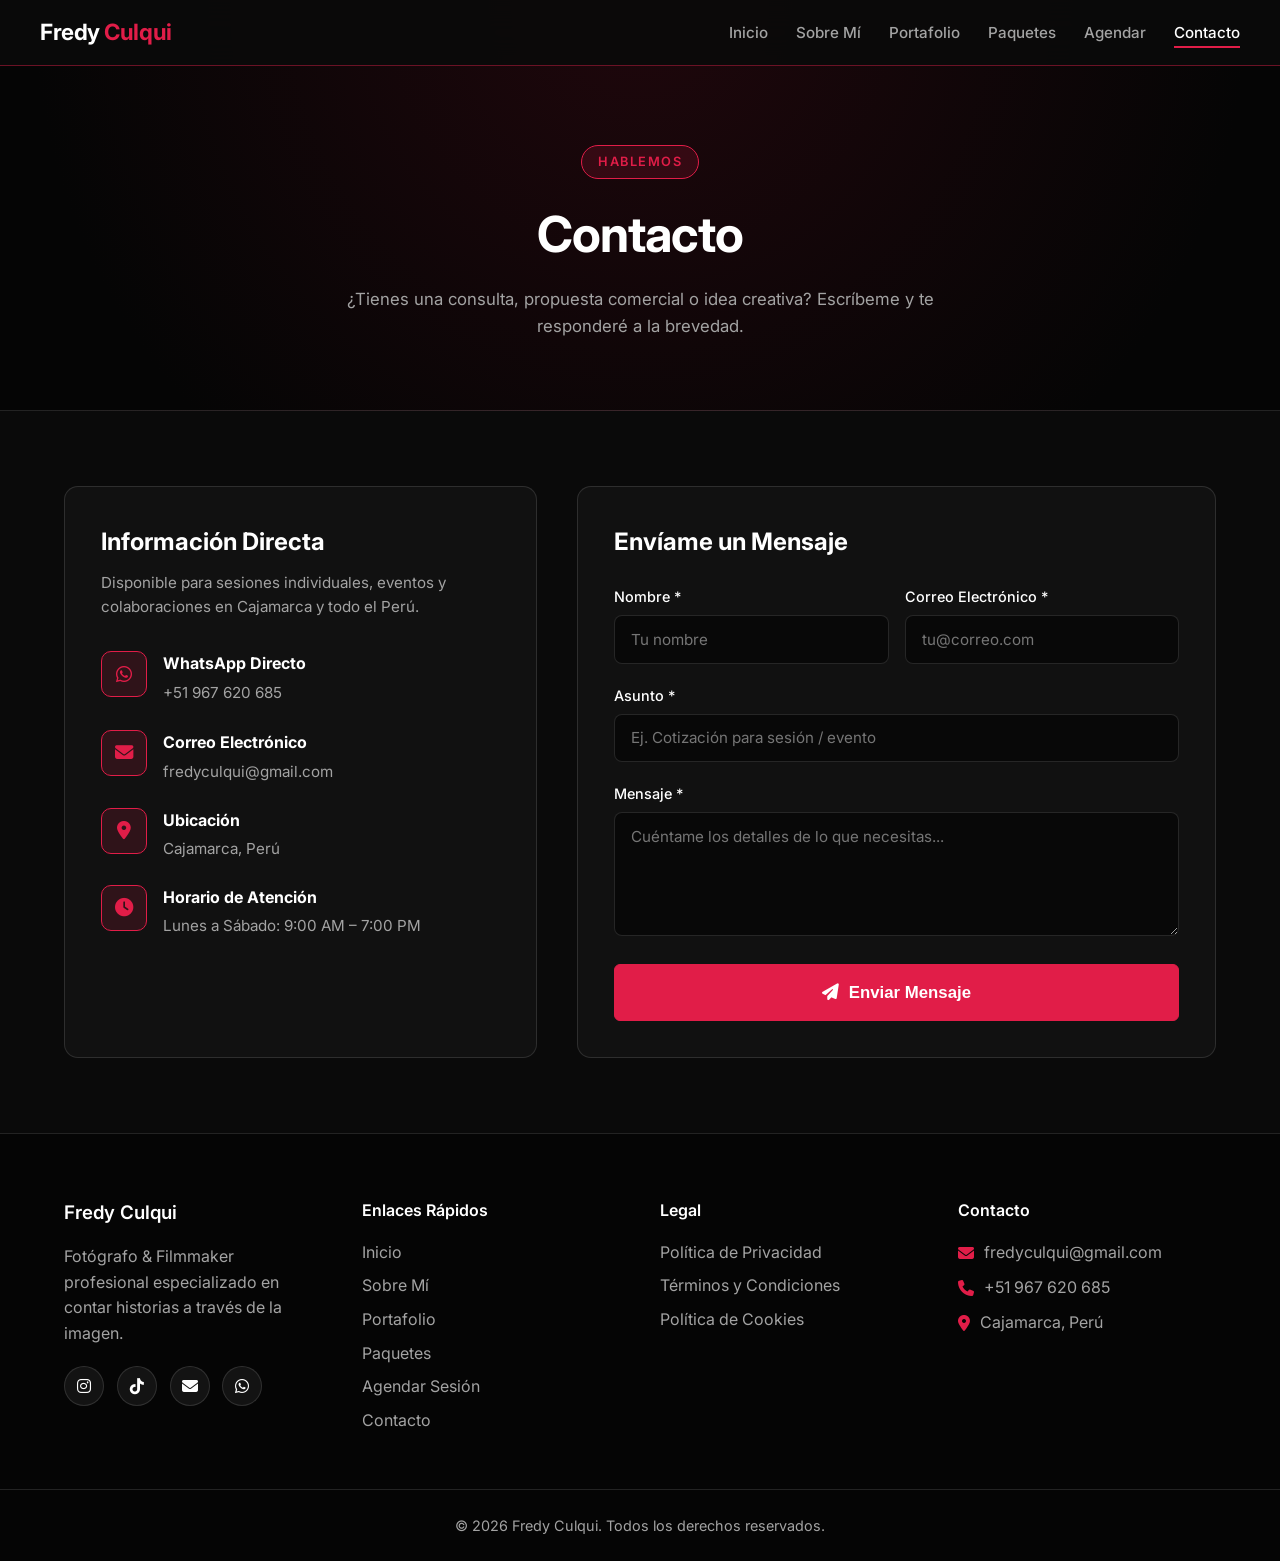
<file: contacto.html>
<!DOCTYPE html>
<html lang="es">
<head>
    <meta charset="UTF-8">
    <meta name="viewport" content="width=device-width, initial-scale=1.0">
    <title>Contacto - Fredy Culqui</title>
    <link rel="stylesheet" href="https://cdnjs.cloudflare.com/ajax/libs/font-awesome/6.5.0/css/all.min.css">
    <link href="https://fonts.googleapis.com/css2?family=Inter:wght@300;400;500;600;700&display=swap" rel="stylesheet">
    <link rel="stylesheet" href="css/style.css">
    <link rel="stylesheet" href="css/navbar.css">
    <link rel="stylesheet" href="css/responsive.css">
    <style>
        .page-hero {
            padding: 145px 0 70px;
            background: radial-gradient(circle at top center, #1f070c 0%, #050505 80%);
            border-bottom: 1px solid var(--border-color);
            text-align: center;
        }
        .page-hero .badge {
            display: inline-block;
            padding: 0.35rem 1rem;
            border-radius: 50px;
            background: var(--accent-soft);
            border: 1px solid var(--accent);
            color: var(--accent);
            font-size: 0.8rem;
            font-weight: 600;
            text-transform: uppercase;
            letter-spacing: 1.5px;
            margin-bottom: 1rem;
        }
        .page-hero h1 { font-size: 3.1rem; font-weight: 700; letter-spacing: -0.02em; margin-bottom: 0.75rem; }
        .page-hero p { color: var(--secondary); max-width: 620px; margin: 0 auto; font-size: 1.05rem; }
        .page-section { padding: 75px 0; }
        .card-box {
            background: var(--card-bg);
            border: 1px solid var(--border-color);
            border-radius: 14px;
            padding: 2.25rem;
            transition: all var(--transition-base);
        }
        .card-box:hover { border-color: rgba(225, 29, 72, 0.5); }
        .form-group { margin-bottom: 1.25rem; }
        .form-group label { display: block; font-size: 0.9rem; font-weight: 500; margin-bottom: 0.45rem; color: var(--primary); }
        .form-control {
            width: 100%;
            padding: 0.85rem 1rem;
            background: #080808;
            border: 1px solid var(--border-color);
            border-radius: 8px;
            color: var(--primary);
            font-family: inherit;
            font-size: 0.95rem;
        }
        .form-control:focus { outline: none; border-color: var(--accent); }
        .form-row { display: grid; grid-template-columns: 1fr 1fr; gap: 1rem; }
        .contact-grid { display: grid; grid-template-columns: 1fr 1.35fr; gap: 2.5rem; }
        .info-card { display: flex; align-items: flex-start; gap: 1rem; margin-bottom: 1.5rem; }
        .info-icon {
            width: 46px; height: 46px; border-radius: 10px;
            background: var(--accent-soft); border: 1px solid var(--accent); color: var(--accent);
            display: flex; align-items: center; justify-content: center;
            font-size: 1.15rem; flex-shrink: 0;
        }
        .info-card h4 { font-size: 1rem; margin-bottom: 0.2rem; }
        .info-card p, .info-card a { color: var(--secondary); text-decoration: none; font-size: 0.95rem; }
        .info-card a:hover { color: var(--accent); }
        .alert-msg {
            display: none;
            margin-top: 1rem;
            padding: 0.95rem 1.2rem;
            border-radius: 8px;
            background: rgba(16, 185, 129, 0.12);
            border: 1px solid #10b981;
            color: #a7f3d0;
            font-size: 0.92rem;
        }
        @media (max-width: 900px) { .contact-grid { grid-template-columns: 1fr; } }
        @media (max-width: 768px) { .form-row { grid-template-columns: 1fr; } .page-hero h1 { font-size: 2.2rem; } }
    </style>
</head>
<body>
    <nav>
        <div class="logo"><a href="index.html" style="color: inherit; text-decoration: none;">Fredy <span>Culqui</span></a></div>
        <i class="fas fa-bars menu-toggle"></i>
        <ul>
            <li><a href="index.html">Inicio</a></li>
            <li><a href="sobre-mi.html">Sobre Mí</a></li>
            <li><a href="portafolio.html">Portafolio</a></li>
            <li><a href="paquetes.html">Paquetes</a></li>
            <li><a href="agendar.html">Agendar</a></li>
            <li><a href="contacto.html" class="active">Contacto</a></li>
        </ul>
    </nav>

    <section class="page-hero">
        <div class="container">
            <span class="badge">Hablemos</span>
            <h1>Contacto</h1>
            <p>¿Tienes una consulta, propuesta comercial o idea creativa? Escríbeme y te responderé a la brevedad.</p>
        </div>
    </section>

    <section class="page-section">
        <div class="container">
            <div class="contact-grid">
                <div class="card-box">
                    <h2 style="font-size:1.5rem; margin-bottom:0.6rem;">Información Directa</h2>
                    <p style="color:var(--secondary); margin-bottom:2rem; font-size:0.95rem;">Disponible para sesiones individuales, eventos y colaboraciones en Cajamarca y todo el Perú.</p>

                    <div class="info-card">
                        <div class="info-icon"><i class="fab fa-whatsapp"></i></div>
                        <div><h4>WhatsApp Directo</h4><a href="https://wa.me/51967620685" target="_blank">+51 967 620 685</a></div>
                    </div>
                    <div class="info-card">
                        <div class="info-icon"><i class="fas fa-envelope"></i></div>
                        <div><h4>Correo Electrónico</h4><a href="mailto:fredyculqui@gmail.com">fredyculqui@gmail.com</a></div>
                    </div>
                    <div class="info-card">
                        <div class="info-icon"><i class="fas fa-map-marker-alt"></i></div>
                        <div><h4>Ubicación</h4><p>Cajamarca, Perú</p></div>
                    </div>
                    <div class="info-card" style="margin-bottom:0;">
                        <div class="info-icon"><i class="fas fa-clock"></i></div>
                        <div><h4>Horario de Atención</h4><p>Lunes a Sábado: 9:00 AM – 7:00 PM</p></div>
                    </div>
                </div>

                <div class="card-box">
                    <h2 style="font-size:1.5rem; margin-bottom:1.5rem;">Envíame un Mensaje</h2>
                    <form id="contactForm">
                        <div class="form-row">
                            <div class="form-group">
                                <label for="contactName">Nombre *</label>
                                <input type="text" id="contactName" class="form-control" placeholder="Tu nombre" required>
                            </div>
                            <div class="form-group">
                                <label for="contactEmail">Correo Electrónico *</label>
                                <input type="email" id="contactEmail" class="form-control" placeholder="tu@correo.com" required>
                            </div>
                        </div>
                        <div class="form-group">
                            <label for="contactSubject">Asunto *</label>
                            <input type="text" id="contactSubject" class="form-control" placeholder="Ej. Cotización para sesión / evento" required>
                        </div>
                        <div class="form-group">
                            <label for="contactMessage">Mensaje *</label>
                            <textarea id="contactMessage" rows="5" class="form-control" placeholder="Cuéntame los detalles de lo que necesitas..." required></textarea>
                        </div>
                        <button type="submit" class="btn btn-primary btn-large" style="width:100%;">
                            <i class="fas fa-paper-plane"></i> Enviar Mensaje
                        </button>
                        <div id="contactFeedback" class="alert-msg">
                            <i class="fas fa-check-circle"></i> ¡Mensaje listo! Se abrió tu cliente de correo para enviarlo.
                        </div>
                    </form>
                </div>
            </div>
        </div>
    </section>

    <footer id="contact">
        <div class="footer-content">
            <div class="footer-section">
                <h3>Fredy Culqui</h3>
                <p>Fotógrafo & Filmmaker profesional especializado en contar historias a través de la imagen.</p>
                <div class="social-links">
                    <a href="https://www.instagram.com/fredy_culqui" target="_blank"><i class="fab fa-instagram"></i></a>
                    <a href="https://www.tiktok.com/@fredy_culqui" target="_blank"><i class="fab fa-tiktok"></i></a>
                    <a href="mailto:fredyculqui@gmail.com"><i class="fas fa-envelope"></i></a>
                    <a href="https://wa.me/51967620685" target="_blank"><i class="fab fa-whatsapp"></i></a>
                </div>
            </div>
            <div class="footer-section">
                <h4>Enlaces Rápidos</h4>
                <ul>
                    <li><a href="index.html">Inicio</a></li>
                    <li><a href="sobre-mi.html">Sobre Mí</a></li>
                    <li><a href="portafolio.html">Portafolio</a></li>
                    <li><a href="paquetes.html">Paquetes</a></li>
                    <li><a href="agendar.html">Agendar Sesión</a></li>
                    <li><a href="contacto.html">Contacto</a></li>
                </ul>
            </div>
            <div class="footer-section">
                <h4>Legal</h4>
                <ul>
                    <li><a href="privacy.html">Política de Privacidad</a></li>
                    <li><a href="terms.html">Términos y Condiciones</a></li>
                    <li><a href="cookies.html">Política de Cookies</a></li>
                </ul>
            </div>
            <div class="footer-section">
                <h4>Contacto</h4>
                <div class="contact-info">
                    <p><i class="fas fa-envelope"></i> fredyculqui@gmail.com</p>
                    <p><i class="fas fa-phone"></i> +51 967 620 685</p>
                    <p><i class="fas fa-map-marker-alt"></i> Cajamarca, Perú</p>
                </div>
            </div>
        </div>
        <div class="footer-bottom"><p>&copy; 2026 Fredy Culqui. Todos los derechos reservados.</p></div>
    </footer>
    <script src="js/main.js"></script>
    <script src="js/contact.js"></script>
</body>
</html>
</file>
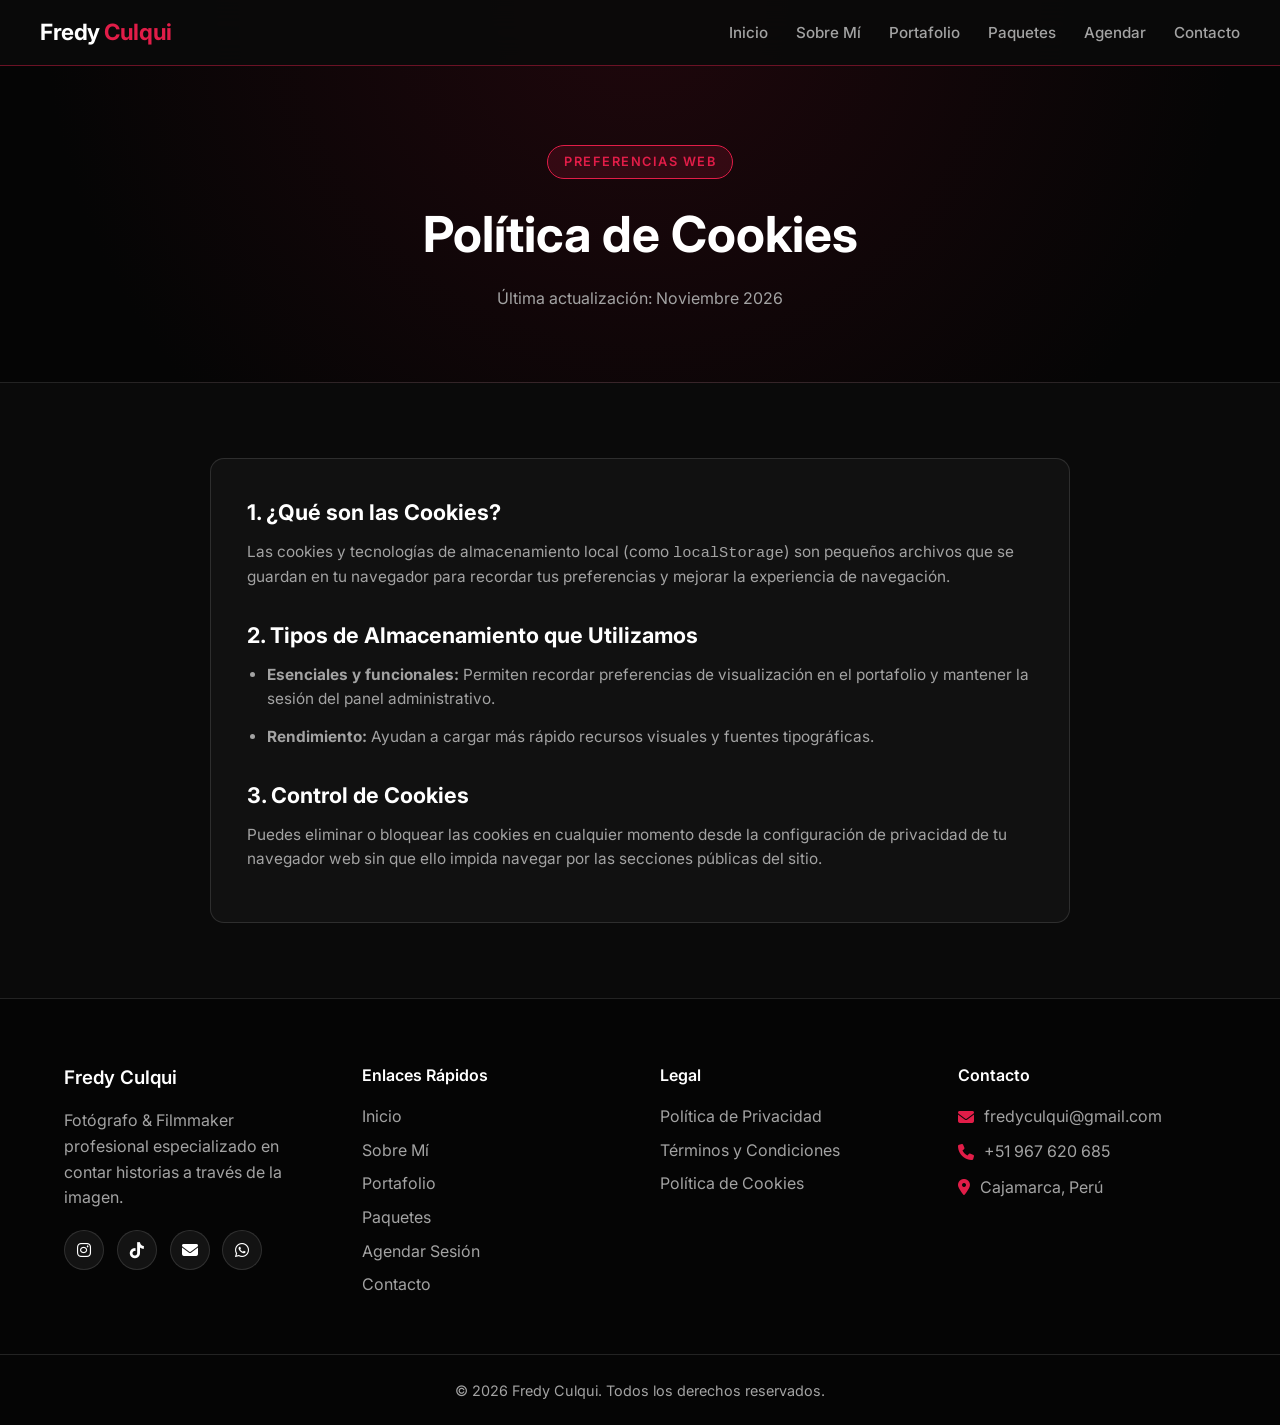
<file: cookies.html>
<!DOCTYPE html>
<html lang="es">
<head>
    <meta charset="UTF-8">
    <meta name="viewport" content="width=device-width, initial-scale=1.0">
    <title>Política de Cookies - Fredy Culqui</title>
    <link rel="stylesheet" href="https://cdnjs.cloudflare.com/ajax/libs/font-awesome/6.5.0/css/all.min.css">
    <link href="https://fonts.googleapis.com/css2?family=Inter:wght@300;400;500;600;700&display=swap" rel="stylesheet">
    <link rel="stylesheet" href="css/style.css">
    <link rel="stylesheet" href="css/navbar.css">
    <link rel="stylesheet" href="css/responsive.css">
    <style>
        .page-hero {
            padding: 145px 0 70px;
            background: radial-gradient(circle at top center, #1f070c 0%, #050505 80%);
            border-bottom: 1px solid var(--border-color);
            text-align: center;
        }
        .page-hero .badge {
            display: inline-block; padding: 0.35rem 1rem; border-radius: 50px;
            background: var(--accent-soft); border: 1px solid var(--accent); color: var(--accent);
            font-size: 0.8rem; font-weight: 600; text-transform: uppercase; letter-spacing: 1.5px; margin-bottom: 1rem;
        }
        .page-hero h1 { font-size: 3.1rem; font-weight: 700; margin-bottom: 0.75rem; }
        .page-hero p { color: var(--secondary); max-width: 620px; margin: 0 auto; }
        .page-section { padding: 75px 0; }
        .card-box { background: var(--card-bg); border: 1px solid var(--border-color); border-radius: 14px; padding: 2.25rem; }
        .legal-wrap { max-width: 860px; margin: 0 auto; }
        .legal-wrap h2 { font-size: 1.35rem; margin: 1.75rem 0 0.65rem; color: var(--primary); }
        .legal-wrap h2:first-child { margin-top: 0; }
        .legal-wrap p, .legal-wrap li { color: var(--secondary); font-size: 0.96rem; margin-bottom: 0.85rem; }
        .legal-wrap ul { padding-left: 1.25rem; margin-bottom: 1rem; }
        @media (max-width: 768px) { .page-hero h1 { font-size: 2.2rem; } }
    </style>
</head>
<body>
    <nav>
        <div class="logo"><a href="index.html" style="color: inherit; text-decoration: none;">Fredy <span>Culqui</span></a></div>
        <i class="fas fa-bars menu-toggle"></i>
        <ul>
            <li><a href="index.html">Inicio</a></li>
            <li><a href="sobre-mi.html">Sobre Mí</a></li>
            <li><a href="portafolio.html">Portafolio</a></li>
            <li><a href="paquetes.html">Paquetes</a></li>
            <li><a href="agendar.html">Agendar</a></li>
            <li><a href="contacto.html">Contacto</a></li>
        </ul>
    </nav>

    <section class="page-hero">
        <div class="container">
            <span class="badge">Preferencias Web</span>
            <h1>Política de Cookies</h1>
            <p>Última actualización: Noviembre 2026</p>
        </div>
    </section>

    <section class="page-section">
        <div class="container">
            <div class="card-box legal-wrap">
                <h2>1. ¿Qué son las Cookies?</h2>
                <p>Las cookies y tecnologías de almacenamiento local (como <code>localStorage</code>) son pequeños archivos que se guardan en tu navegador para recordar tus preferencias y mejorar la experiencia de navegación.</p>
                <h2>2. Tipos de Almacenamiento que Utilizamos</h2>
                <ul>
                    <li><strong>Esenciales y funcionales:</strong> Permiten recordar preferencias de visualización en el portafolio y mantener la sesión del panel administrativo.</li>
                    <li><strong>Rendimiento:</strong> Ayudan a cargar más rápido recursos visuales y fuentes tipográficas.</li>
                </ul>
                <h2>3. Control de Cookies</h2>
                <p>Puedes eliminar o bloquear las cookies en cualquier momento desde la configuración de privacidad de tu navegador web sin que ello impida navegar por las secciones públicas del sitio.</p>
            </div>
        </div>
    </section>

    <footer id="contact">
        <div class="footer-content">
            <div class="footer-section">
                <h3>Fredy Culqui</h3>
                <p>Fotógrafo & Filmmaker profesional especializado en contar historias a través de la imagen.</p>
                <div class="social-links">
                    <a href="https://www.instagram.com/fredy_culqui" target="_blank"><i class="fab fa-instagram"></i></a>
                    <a href="https://www.tiktok.com/@fredy_culqui" target="_blank"><i class="fab fa-tiktok"></i></a>
                    <a href="mailto:fredyculqui@gmail.com"><i class="fas fa-envelope"></i></a>
                    <a href="https://wa.me/51967620685" target="_blank"><i class="fab fa-whatsapp"></i></a>
                </div>
            </div>
            <div class="footer-section">
                <h4>Enlaces Rápidos</h4>
                <ul>
                    <li><a href="index.html">Inicio</a></li>
                    <li><a href="sobre-mi.html">Sobre Mí</a></li>
                    <li><a href="portafolio.html">Portafolio</a></li>
                    <li><a href="paquetes.html">Paquetes</a></li>
                    <li><a href="agendar.html">Agendar Sesión</a></li>
                    <li><a href="contacto.html">Contacto</a></li>
                </ul>
            </div>
            <div class="footer-section">
                <h4>Legal</h4>
                <ul>
                    <li><a href="privacy.html">Política de Privacidad</a></li>
                    <li><a href="terms.html">Términos y Condiciones</a></li>
                    <li><a href="cookies.html">Política de Cookies</a></li>
                </ul>
            </div>
            <div class="footer-section">
                <h4>Contacto</h4>
                <div class="contact-info">
                    <p><i class="fas fa-envelope"></i> fredyculqui@gmail.com</p>
                    <p><i class="fas fa-phone"></i> +51 967 620 685</p>
                    <p><i class="fas fa-map-marker-alt"></i> Cajamarca, Perú</p>
                </div>
            </div>
        </div>
        <div class="footer-bottom"><p>&copy; 2026 Fredy Culqui. Todos los derechos reservados.</p></div>
    </footer>
    <script src="js/main.js"></script>
</body>
</html>
</file>
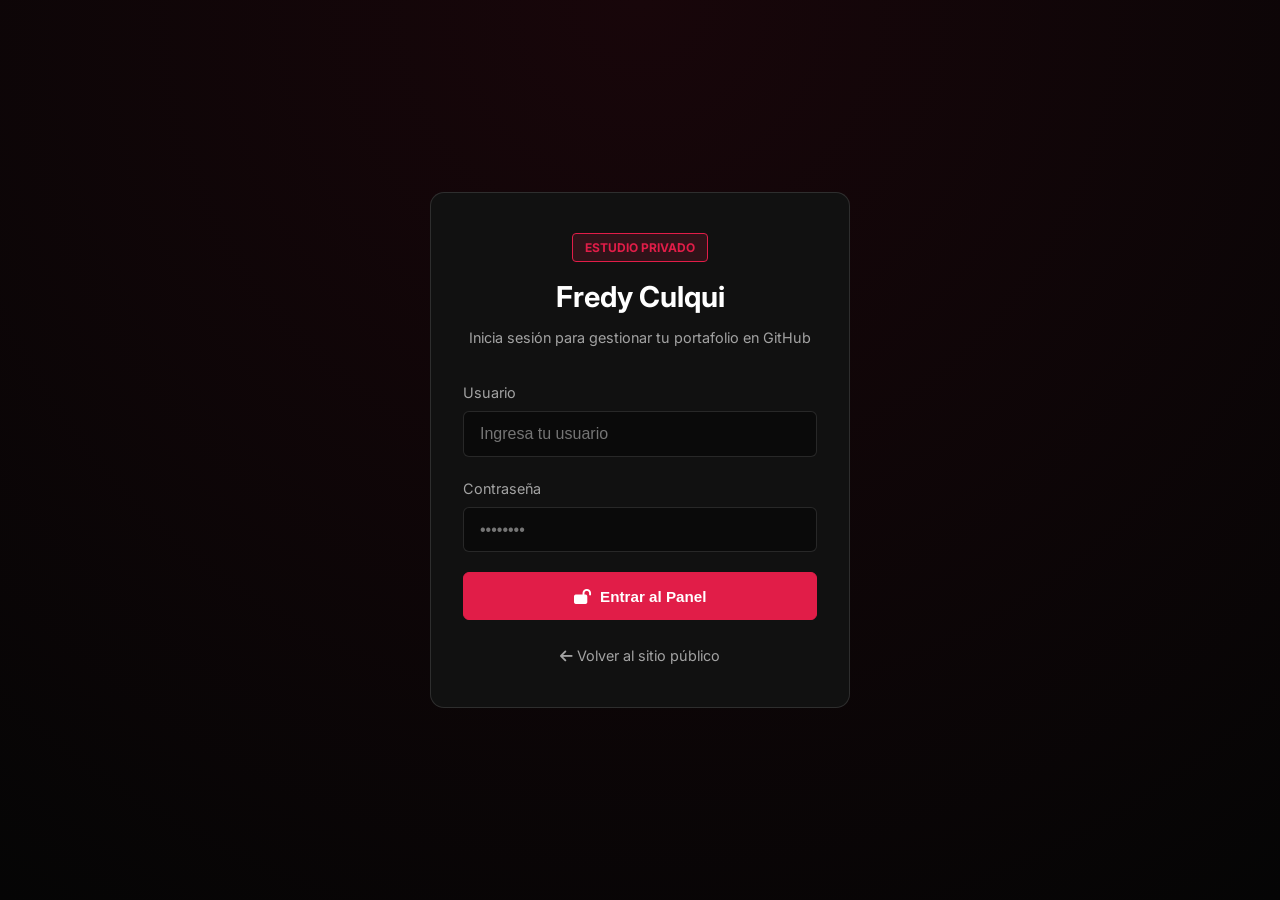
<file: login.html>
<!DOCTYPE html>
<html lang="es">
<head>
    <meta charset="UTF-8">
    <meta name="viewport" content="width=device-width, initial-scale=1.0">
    <title>Acceso Administrador - Fredy Culqui</title>
    <link rel="stylesheet" href="https://cdnjs.cloudflare.com/ajax/libs/font-awesome/6.5.0/css/all.min.css">
    <link href="https://fonts.googleapis.com/css2?family=Inter:wght@300;400;500;600;700&display=swap" rel="stylesheet">
    <link rel="stylesheet" href="css/style.css">
    <style>
        body {
            min-height: 100vh;
            display: flex;
            flex-direction: column;
            justify-content: center;
            align-items: center;
            padding: 1.5rem;
            background: radial-gradient(circle at top, #18060a 0%, #050505 100%);
        }

        .login-box {
            width: 100%;
            max-width: 420px;
            background: var(--card-bg);
            border: 1px solid var(--border-color);
            border-radius: 14px;
            padding: 2.5rem 2rem;
        }

        .login-header {
            text-align: center;
            margin-bottom: 2rem;
        }

        .login-header .badge {
            display: inline-block;
            background: var(--accent-soft);
            color: var(--accent);
            border: 1px solid var(--accent);
            padding: 0.25rem 0.75rem;
            border-radius: 4px;
            font-size: 0.75rem;
            font-weight: 700;
            text-transform: uppercase;
            margin-bottom: 0.75rem;
        }

        .login-header h1 {
            font-size: 1.8rem;
            margin-bottom: 0.35rem;
        }

        .login-header p {
            color: var(--secondary);
            font-size: 0.9rem;
        }

        .form-group {
            margin-bottom: 1.25rem;
        }

        .form-group label {
            display: block;
            margin-bottom: 0.45rem;
            font-size: 0.9rem;
            color: var(--secondary);
        }

        .form-group input {
            width: 100%;
            padding: 0.8rem 1rem;
            background: #0a0a0a;
            border: 1px solid var(--border-color);
            border-radius: 6px;
            color: #ffffff;
            font-size: 1rem;
        }

        .form-group input:focus {
            outline: none;
            border-color: var(--accent);
        }

        .error-msg {
            color: var(--accent);
            font-size: 0.88rem;
            margin-bottom: 1rem;
            display: none;
            text-align: center;
        }

        .btn-full {
            width: 100%;
        }

        .back-link {
            display: block;
            text-align: center;
            margin-top: 1.5rem;
            color: var(--secondary);
            text-decoration: none;
            font-size: 0.9rem;
        }

        .back-link:hover {
            color: #ffffff;
        }
    </style>
</head>
<body>
    <div class="login-box">
        <div class="login-header">
            <span class="badge">Estudio Privado</span>
            <h1>Fredy Culqui</h1>
            <p>Inicia sesión para gestionar tu portafolio en GitHub</p>
        </div>

        <form id="adminLoginForm">
            <div class="form-group">
                <label for="username">Usuario</label>
                <input type="text" id="username" required placeholder="Ingresa tu usuario">
            </div>
            <div class="form-group">
                <label for="password">Contraseña</label>
                <input type="password" id="password" required placeholder="••••••••">
            </div>
            <p class="error-msg" id="loginError">Usuario o contraseña incorrectos.</p>
            <button type="submit" class="btn btn-primary btn-full">
                <i class="fas fa-lock-open"></i> Entrar al Panel
            </button>
        </form>

        <a href="index.html" class="back-link"><i class="fas fa-arrow-left"></i> Volver al sitio público</a>
    </div>

    <script>
        // Si ya hay sesión activa, ir directo al panel
        if (sessionStorage.getItem('fc_admin_auth') === 'true') {
            window.location.href = 'admin.html';
        }

        // Cambia aquí tu usuario y contraseña si lo deseas:
        const ADMIN_USER = 'fredy';
        const ADMIN_PASS = 'culqui2026';

        document.getElementById('adminLoginForm').addEventListener('submit', function(e) {
            e.preventDefault();
            const u = document.getElementById('username').value.trim();
            const p = document.getElementById('password').value;

            if (u === ADMIN_USER && p === ADMIN_PASS) {
                sessionStorage.setItem('fc_admin_auth', 'true');
                window.location.href = 'admin.html';
            } else {
                document.getElementById('loginError').style.display = 'block';
            }
        });
    </script>
</body>
</html>
</file>
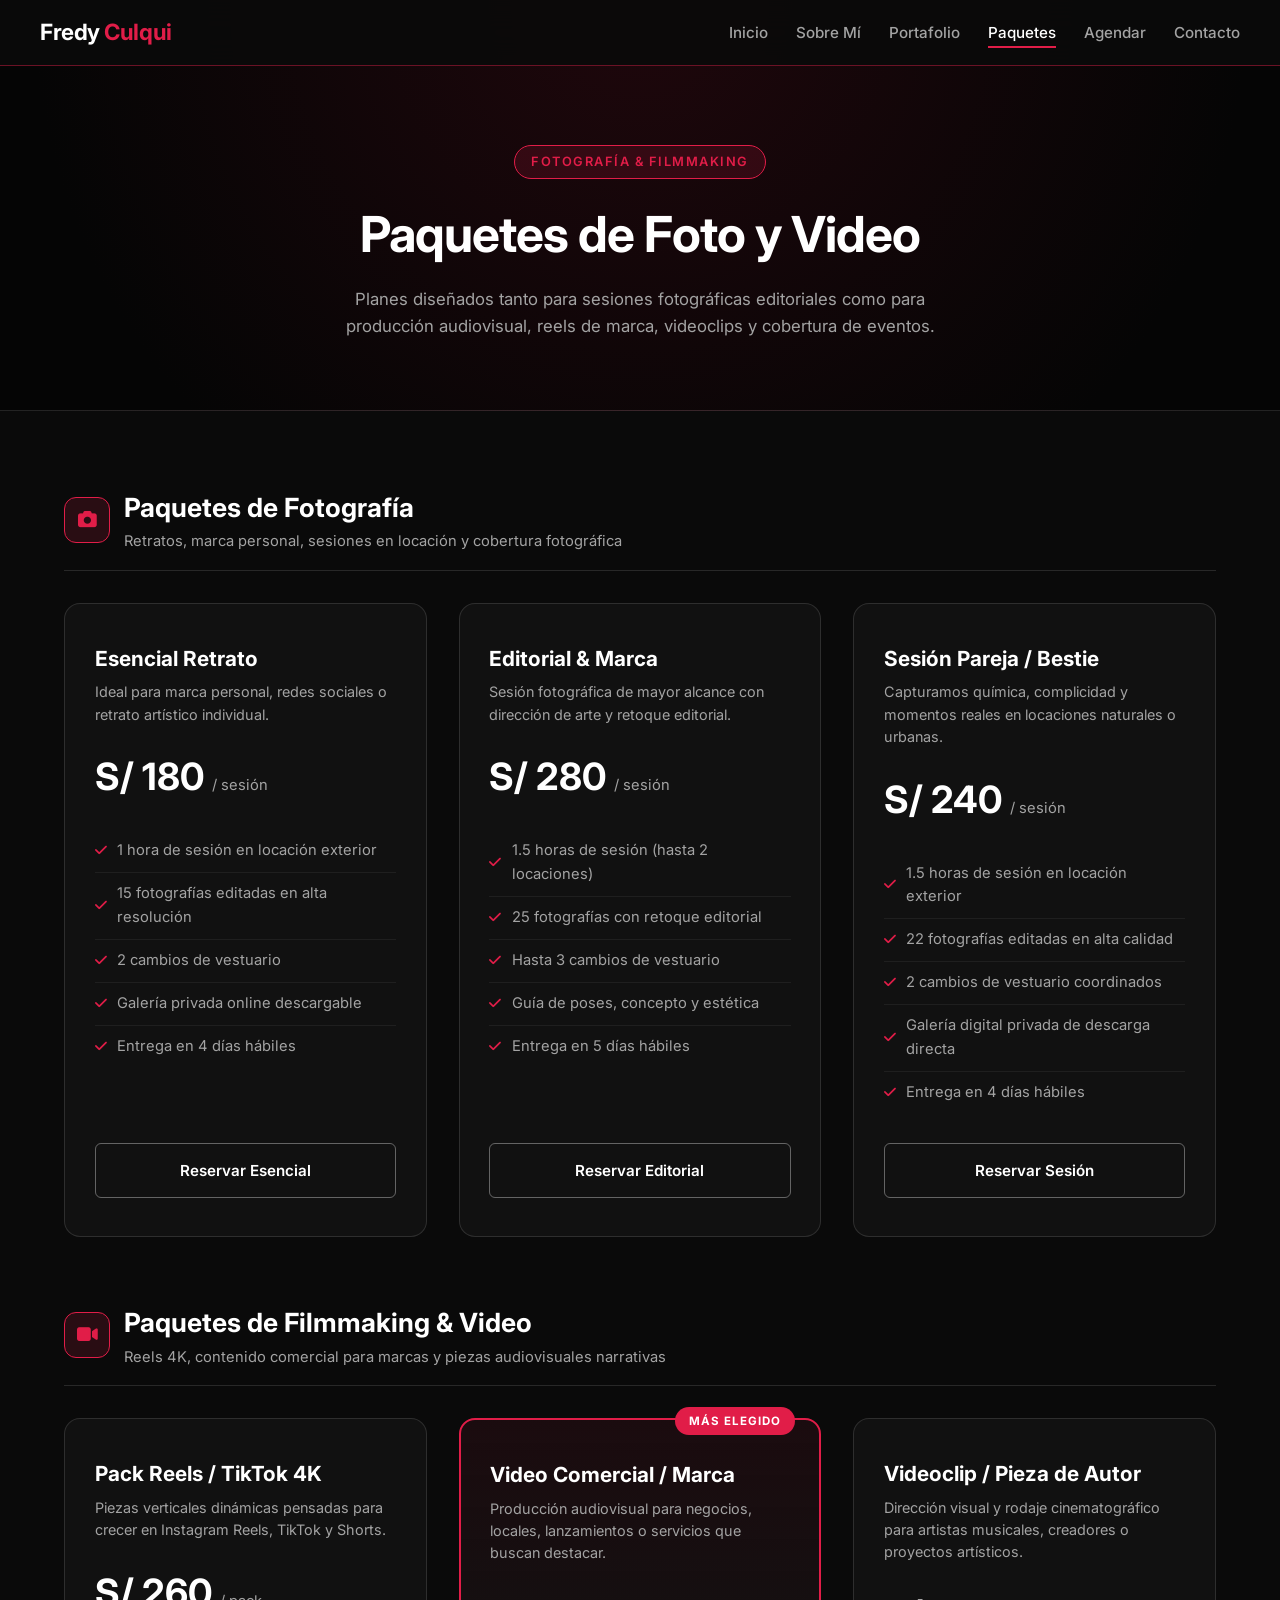
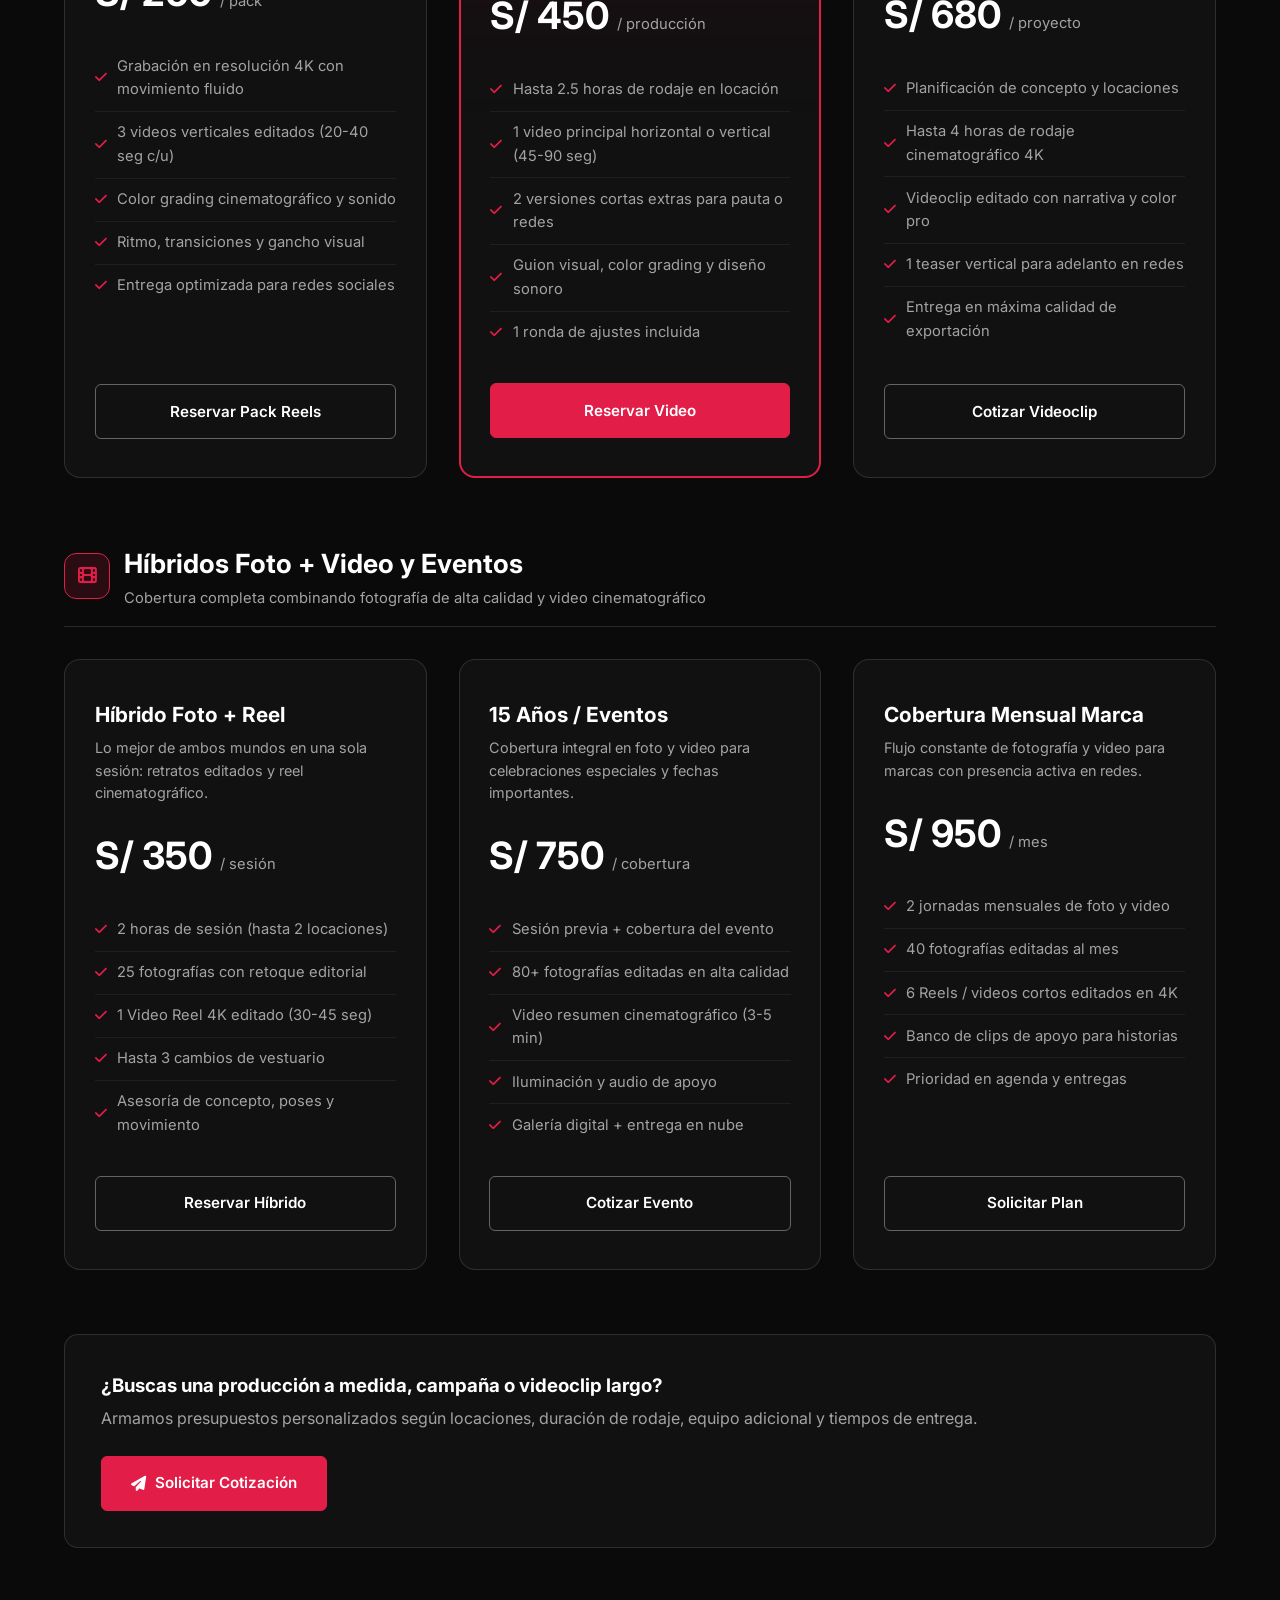
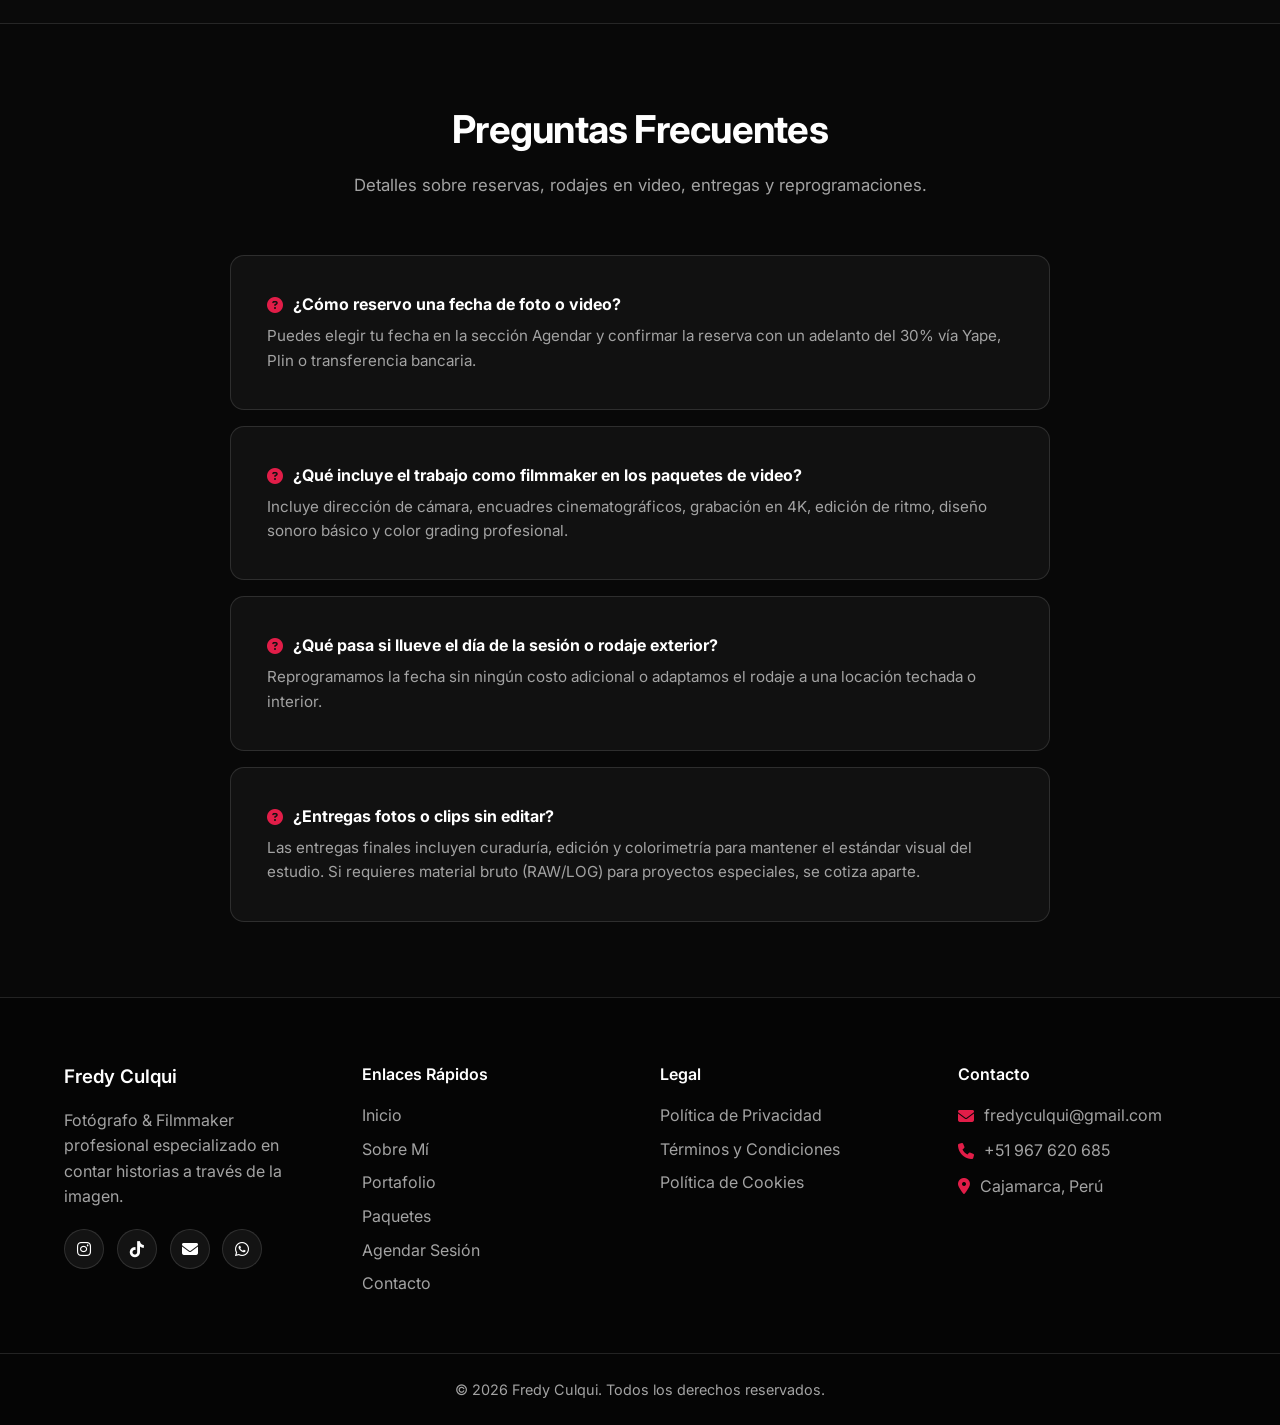
<file: paquetes.html>
<!DOCTYPE html>
<html lang="es">
<head>
    <meta charset="UTF-8">
    <meta name="viewport" content="width=device-width, initial-scale=1.0">
    <title>Paquetes de Fotografía y Video - Fredy Culqui</title>
    <link rel="stylesheet" href="https://cdnjs.cloudflare.com/ajax/libs/font-awesome/6.5.0/css/all.min.css">
    <link href="https://fonts.googleapis.com/css2?family=Inter:wght@300;400;500;600;700&display=swap" rel="stylesheet">
    <link rel="stylesheet" href="css/style.css">
    <link rel="stylesheet" href="css/navbar.css">
    <link rel="stylesheet" href="css/responsive.css">
    <style>
        .page-hero {
            padding: 145px 0 70px;
            background: radial-gradient(circle at top center, #1f070c 0%, #050505 80%);
            border-bottom: 1px solid var(--border-color);
            text-align: center;
        }
        .page-hero .badge {
            display: inline-block;
            padding: 0.35rem 1rem;
            border-radius: 50px;
            background: var(--accent-soft);
            border: 1px solid var(--accent);
            color: var(--accent);
            font-size: 0.8rem;
            font-weight: 600;
            text-transform: uppercase;
            letter-spacing: 1.5px;
            margin-bottom: 1rem;
        }
        .page-hero h1 { font-size: 3.1rem; font-weight: 700; letter-spacing: -0.02em; margin-bottom: 0.75rem; }
        .page-hero p { color: var(--secondary); max-width: 660px; margin: 0 auto; font-size: 1.05rem; }
        .page-section { padding: 75px 0; }
        .category-block { margin-bottom: 4rem; }
        .category-block:last-of-type { margin-bottom: 0; }
        .category-header {
            display: flex;
            align-items: center;
            justify-content: space-between;
            flex-wrap: wrap;
            gap: 1rem;
            margin-bottom: 2rem;
            padding-bottom: 1rem;
            border-bottom: 1px solid var(--border-color);
        }
        .category-title-wrap {
            display: flex;
            align-items: center;
            gap: 0.9rem;
        }
        .category-icon {
            width: 46px;
            height: 46px;
            border-radius: 12px;
            background: var(--accent-soft);
            border: 1px solid var(--accent);
            color: var(--accent);
            display: flex;
            align-items: center;
            justify-content: center;
            font-size: 1.15rem;
        }
        .category-title-wrap h2 { font-size: 1.65rem; font-weight: 700; }
        .category-title-wrap p { color: var(--secondary); font-size: 0.92rem; margin-top: 0.15rem; }
        .card-box {
            background: var(--card-bg);
            border: 1px solid var(--border-color);
            border-radius: 14px;
            padding: 2.25rem;
            transition: all var(--transition-base);
        }
        .card-box:hover { border-color: rgba(225, 29, 72, 0.5); }
        .pricing-grid {
            display: grid;
            grid-template-columns: repeat(auto-fit, minmax(295px, 1fr));
            gap: 2rem;
            align-items: stretch;
        }
        .pricing-card {
            background: var(--card-bg);
            border: 1px solid var(--border-color);
            border-radius: 16px;
            padding: 2.35rem 1.85rem;
            display: flex;
            flex-direction: column;
            position: relative;
            transition: transform var(--transition-base), border-color var(--transition-base);
        }
        .pricing-card:hover { transform: translateY(-6px); border-color: var(--accent); }
        .pricing-card.featured {
            border: 2px solid var(--accent);
            background: linear-gradient(180deg, rgba(225, 29, 72, 0.08) 0%, var(--card-bg) 45%);
        }
        .popular-tag {
            position: absolute;
            top: -13px;
            right: 1.5rem;
            background: var(--accent);
            color: #fff;
            font-size: 0.72rem;
            font-weight: 700;
            padding: 0.3rem 0.9rem;
            border-radius: 50px;
            text-transform: uppercase;
            letter-spacing: 1px;
        }
        .plan-name { font-size: 1.3rem; font-weight: 700; margin-bottom: 0.4rem; }
        .plan-desc { color: var(--secondary); font-size: 0.9rem; margin-bottom: 1.35rem; line-height: 1.55; }
        .plan-price { font-size: 2.35rem; font-weight: 700; color: var(--primary); margin-bottom: 1.4rem; }
        .plan-price span { font-size: 0.92rem; font-weight: 400; color: var(--secondary); }
        .plan-features { list-style: none; margin-bottom: 1.85rem; flex-grow: 1; }
        .plan-features li {
            padding: 0.58rem 0;
            border-bottom: 1px solid rgba(255,255,255,0.06);
            color: var(--secondary);
            font-size: 0.92rem;
            display: flex;
            align-items: center;
            gap: 0.65rem;
        }
        .plan-features li:last-child { border-bottom: none; }
        .plan-features li i { color: var(--accent); font-size: 0.85rem; flex-shrink: 0; }
        .faq-grid { display: grid; gap: 1rem; max-width: 820px; margin: 0 auto; }
        .faq-item h4 { color: var(--primary); margin-bottom: 0.4rem; display: flex; align-items: center; gap: 0.6rem; }
        .faq-item h4 i { color: var(--accent); }
        .faq-item p { color: var(--secondary); font-size: 0.95rem; }
        @media (max-width: 768px) {
            .page-hero h1 { font-size: 2.2rem; }
            .category-title-wrap h2 { font-size: 1.35rem; }
        }
    </style>
</head>
<body>
    <nav>
        <div class="logo"><a href="index.html" style="color: inherit; text-decoration: none;">Fredy <span>Culqui</span></a></div>
        <i class="fas fa-bars menu-toggle"></i>
        <ul>
            <li><a href="index.html">Inicio</a></li>
            <li><a href="sobre-mi.html">Sobre Mí</a></li>
            <li><a href="portafolio.html">Portafolio</a></li>
            <li><a href="paquetes.html" class="active">Paquetes</a></li>
            <li><a href="agendar.html">Agendar</a></li>
            <li><a href="contacto.html">Contacto</a></li>
        </ul>
    </nav>

    <section class="page-hero">
        <div class="container">
            <span class="badge">Fotografía & Filmmaking</span>
            <h1>Paquetes de Foto y Video</h1>
            <p>Planes diseñados tanto para sesiones fotográficas editoriales como para producción audiovisual, reels de marca, videoclips y cobertura de eventos.</p>
        </div>
    </section>

    <section class="page-section">
        <div class="container">
            <!-- CATEGORÍA 1: FOTOGRAFÍA -->
            <div class="category-block">
                <div class="category-header">
                    <div class="category-title-wrap">
                        <div class="category-icon"><i class="fas fa-camera"></i></div>
                        <div>
                            <h2>Paquetes de Fotografía</h2>
                            <p>Retratos, marca personal, sesiones en locación y cobertura fotográfica</p>
                        </div>
                    </div>
                </div>

                <div class="pricing-grid">
                    <div class="pricing-card">
                        <div class="plan-name">Esencial Retrato</div>
                        <div class="plan-desc">Ideal para marca personal, redes sociales o retrato artístico individual.</div>
                        <div class="plan-price">S/ 180 <span>/ sesión</span></div>
                        <ul class="plan-features">
                            <li><i class="fas fa-check"></i> 1 hora de sesión en locación exterior</li>
                            <li><i class="fas fa-check"></i> 15 fotografías editadas en alta resolución</li>
                            <li><i class="fas fa-check"></i> 2 cambios de vestuario</li>
                            <li><i class="fas fa-check"></i> Galería privada online descargable</li>
                            <li><i class="fas fa-check"></i> Entrega en 4 días hábiles</li>
                        </ul>
                        <a href="agendar.html?paquete=Esencial%20Retrato&precio=180&tipo=Fotograf%C3%ADa&resumen=1h%20exterior%20%7C%2015%20fotos%20editadas%20%7C%202%20outfits" class="btn btn-outline" style="width:100%;">Reservar Esencial</a>
                    </div>

                    <div class="pricing-card">
                        <div class="plan-name">Editorial & Marca</div>
                        <div class="plan-desc">Sesión fotográfica de mayor alcance con dirección de arte y retoque editorial.</div>
                        <div class="plan-price">S/ 280 <span>/ sesión</span></div>
                        <ul class="plan-features">
                            <li><i class="fas fa-check"></i> 1.5 horas de sesión (hasta 2 locaciones)</li>
                            <li><i class="fas fa-check"></i> 25 fotografías con retoque editorial</li>
                            <li><i class="fas fa-check"></i> Hasta 3 cambios de vestuario</li>
                            <li><i class="fas fa-check"></i> Guía de poses, concepto y estética</li>
                            <li><i class="fas fa-check"></i> Entrega en 5 días hábiles</li>
                        </ul>
                        <a href="agendar.html?paquete=Editorial%20y%20Marca&precio=280&tipo=Fotograf%C3%ADa&resumen=1.5h%20%282%20locaciones%29%20%7C%2025%20fotos%20editoriales%20%7C%203%20outfits" class="btn btn-outline" style="width:100%;">Reservar Editorial</a>
                    </div>

                    <div class="pricing-card">
                        <div class="plan-name">Sesión Pareja / Bestie</div>
                        <div class="plan-desc">Capturamos química, complicidad y momentos reales en locaciones naturales o urbanas.</div>
                        <div class="plan-price">S/ 240 <span>/ sesión</span></div>
                        <ul class="plan-features">
                            <li><i class="fas fa-check"></i> 1.5 horas de sesión en locación exterior</li>
                            <li><i class="fas fa-check"></i> 22 fotografías editadas en alta calidad</li>
                            <li><i class="fas fa-check"></i> 2 cambios de vestuario coordinados</li>
                            <li><i class="fas fa-check"></i> Galería digital privada de descarga directa</li>
                            <li><i class="fas fa-check"></i> Entrega en 4 días hábiles</li>
                        </ul>
                        <a href="agendar.html?paquete=Sesion%20Pareja%20o%20Bestie&precio=240&tipo=Fotograf%C3%ADa&resumen=1.5h%20exterior%20%7C%2022%20fotos%20editadas%20%7C%202%20outfits" class="btn btn-outline" style="width:100%;">Reservar Sesión</a>
                    </div>
                </div>
            </div>

            <!-- CATEGORÍA 2: FILMMAKING / VIDEO -->
            <div class="category-block">
                <div class="category-header">
                    <div class="category-title-wrap">
                        <div class="category-icon"><i class="fas fa-video"></i></div>
                        <div>
                            <h2>Paquetes de Filmmaking & Video</h2>
                            <p>Reels 4K, contenido comercial para marcas y piezas audiovisuales narrativas</p>
                        </div>
                    </div>
                </div>

                <div class="pricing-grid">
                    <div class="pricing-card">
                        <div class="plan-name">Pack Reels / TikTok 4K</div>
                        <div class="plan-desc">Piezas verticales dinámicas pensadas para crecer en Instagram Reels, TikTok y Shorts.</div>
                        <div class="plan-price">S/ 260 <span>/ pack</span></div>
                        <ul class="plan-features">
                            <li><i class="fas fa-check"></i> Grabación en resolución 4K con movimiento fluido</li>
                            <li><i class="fas fa-check"></i> 3 videos verticales editados (20-40 seg c/u)</li>
                            <li><i class="fas fa-check"></i> Color grading cinematográfico y sonido</li>
                            <li><i class="fas fa-check"></i> Ritmo, transiciones y gancho visual</li>
                            <li><i class="fas fa-check"></i> Entrega optimizada para redes sociales</li>
                        </ul>
                        <a href="agendar.html?paquete=Pack%20Reels%20y%20TikTok%204K&precio=260&tipo=Filmmaking%20%2F%20Video&resumen=Rodaje%204K%20%7C%203%20Reels%20editados%20%7C%20Color%20pro" class="btn btn-outline" style="width:100%;">Reservar Pack Reels</a>
                    </div>

                    <div class="pricing-card featured">
                        <span class="popular-tag">Más Elegido</span>
                        <div class="plan-name">Video Comercial / Marca</div>
                        <div class="plan-desc">Producción audiovisual para negocios, locales, lanzamientos o servicios que buscan destacar.</div>
                        <div class="plan-price">S/ 450 <span>/ producción</span></div>
                        <ul class="plan-features">
                            <li><i class="fas fa-check"></i> Hasta 2.5 horas de rodaje en locación</li>
                            <li><i class="fas fa-check"></i> 1 video principal horizontal o vertical (45-90 seg)</li>
                            <li><i class="fas fa-check"></i> 2 versiones cortas extras para pauta o redes</li>
                            <li><i class="fas fa-check"></i> Guion visual, color grading y diseño sonoro</li>
                            <li><i class="fas fa-check"></i> 1 ronda de ajustes incluida</li>
                        </ul>
                        <a href="agendar.html?paquete=Video%20Comercial%20y%20Marca&precio=450&tipo=Filmmaking%20%2F%20Video&resumen=2.5h%20rodaje%204K%20%7C%20Video%20principal%20%2B%202%20cortes%20%7C%20Guion%20y%20color" class="btn btn-primary" style="width:100%;">Reservar Video</a>
                    </div>

                    <div class="pricing-card">
                        <div class="plan-name">Videoclip / Pieza de Autor</div>
                        <div class="plan-desc">Dirección visual y rodaje cinematográfico para artistas musicales, creadores o proyectos artísticos.</div>
                        <div class="plan-price">S/ 680 <span>/ proyecto</span></div>
                        <ul class="plan-features">
                            <li><i class="fas fa-check"></i> Planificación de concepto y locaciones</li>
                            <li><i class="fas fa-check"></i> Hasta 4 horas de rodaje cinematográfico 4K</li>
                            <li><i class="fas fa-check"></i> Videoclip editado con narrativa y color pro</li>
                            <li><i class="fas fa-check"></i> 1 teaser vertical para adelanto en redes</li>
                            <li><i class="fas fa-check"></i> Entrega en máxima calidad de exportación</li>
                        </ul>
                        <a href="agendar.html?paquete=Videoclip%20y%20Pieza%20de%20Autor&precio=680&tipo=Filmmaking%20%2F%20Video&resumen=4h%20rodaje%204K%20%7C%20Videoclip%20%2B%20Teaser%20%7C%20Direccion%20visual" class="btn btn-outline" style="width:100%;">Cotizar Videoclip</a>
                    </div>
                </div>
            </div>

            <!-- CATEGORÍA 3: HÍBRIDOS FOTO + VIDEO Y EVENTOS -->
            <div class="category-block">
                <div class="category-header">
                    <div class="category-title-wrap">
                        <div class="category-icon"><i class="fas fa-film"></i></div>
                        <div>
                            <h2>Híbridos Foto + Video y Eventos</h2>
                            <p>Cobertura completa combinando fotografía de alta calidad y video cinematográfico</p>
                        </div>
                    </div>
                </div>

                <div class="pricing-grid">
                    <div class="pricing-card">
                        <div class="plan-name">Híbrido Foto + Reel</div>
                        <div class="plan-desc">Lo mejor de ambos mundos en una sola sesión: retratos editados y reel cinematográfico.</div>
                        <div class="plan-price">S/ 350 <span>/ sesión</span></div>
                        <ul class="plan-features">
                            <li><i class="fas fa-check"></i> 2 horas de sesión (hasta 2 locaciones)</li>
                            <li><i class="fas fa-check"></i> 25 fotografías con retoque editorial</li>
                            <li><i class="fas fa-check"></i> 1 Video Reel 4K editado (30-45 seg)</li>
                            <li><i class="fas fa-check"></i> Hasta 3 cambios de vestuario</li>
                            <li><i class="fas fa-check"></i> Asesoría de concepto, poses y movimiento</li>
                        </ul>
                        <a href="agendar.html?paquete=Hibrido%20Foto%20y%20Reel&precio=350&tipo=H%C3%ADbrido%20Foto%20%2B%20Video&resumen=2h%20sesion%20%7C%2025%20fotos%20%7C%201%20Reel%204K%20%7C%203%20outfits" class="btn btn-outline" style="width:100%;">Reservar Híbrido</a>
                    </div>

                    <div class="pricing-card">
                        <div class="plan-name">15 Años / Eventos</div>
                        <div class="plan-desc">Cobertura integral en foto y video para celebraciones especiales y fechas importantes.</div>
                        <div class="plan-price">S/ 750 <span>/ cobertura</span></div>
                        <ul class="plan-features">
                            <li><i class="fas fa-check"></i> Sesión previa + cobertura del evento</li>
                            <li><i class="fas fa-check"></i> 80+ fotografías editadas en alta calidad</li>
                            <li><i class="fas fa-check"></i> Video resumen cinematográfico (3-5 min)</li>
                            <li><i class="fas fa-check"></i> Iluminación y audio de apoyo</li>
                            <li><i class="fas fa-check"></i> Galería digital + entrega en nube</li>
                        </ul>
                        <a href="agendar.html?paquete=15%20Anos%20y%20Eventos&precio=750&tipo=Eventos&resumen=Previa%20%2B%20Evento%20%7C%2080%2B%20fotos%20%7C%20Video%20resumen%203-5m" class="btn btn-outline" style="width:100%;">Cotizar Evento</a>
                    </div>

                    <div class="pricing-card">
                        <div class="plan-name">Cobertura Mensual Marca</div>
                        <div class="plan-desc">Flujo constante de fotografía y video para marcas con presencia activa en redes.</div>
                        <div class="plan-price">S/ 950 <span>/ mes</span></div>
                        <ul class="plan-features">
                            <li><i class="fas fa-check"></i> 2 jornadas mensuales de foto y video</li>
                            <li><i class="fas fa-check"></i> 40 fotografías editadas al mes</li>
                            <li><i class="fas fa-check"></i> 6 Reels / videos cortos editados en 4K</li>
                            <li><i class="fas fa-check"></i> Banco de clips de apoyo para historias</li>
                            <li><i class="fas fa-check"></i> Prioridad en agenda y entregas</li>
                        </ul>
                        <a href="agendar.html?paquete=Cobertura%20Mensual%20Marca&precio=950&tipo=Plan%20Mensual%20Marca&resumen=2%20jornadas%20%7C%2040%20fotos%20%7C%206%20Reels%204K%20%7C%20Banco%20clips" class="btn btn-outline" style="width:100%;">Solicitar Plan</a>
                    </div>
                </div>
            </div>

            <div class="card-box" style="margin-top:3.5rem; display:flex; justify-content:space-between; align-items:center; flex-wrap:wrap; gap:1.5rem;">
                <div>
                    <h3 style="margin-bottom:0.35rem;">¿Buscas una producción a medida, campaña o videoclip largo?</h3>
                    <p style="color:var(--secondary);">Armamos presupuestos personalizados según locaciones, duración de rodaje, equipo adicional y tiempos de entrega.</p>
                </div>
                <a href="contacto.html" class="btn btn-primary"><i class="fas fa-paper-plane"></i> Solicitar Cotización</a>
            </div>
        </div>
    </section>

    <section class="page-section" style="background:#080808; border-top:1px solid var(--border-color);">
        <div class="container">
            <div class="section-header">
                <h2>Preguntas Frecuentes</h2>
                <p>Detalles sobre reservas, rodajes en video, entregas y reprogramaciones.</p>
            </div>
            <div class="faq-grid">
                <div class="card-box faq-item">
                    <h4><i class="fas fa-question-circle"></i> ¿Cómo reservo una fecha de foto o video?</h4>
                    <p>Puedes elegir tu fecha en la sección Agendar y confirmar la reserva con un adelanto del 30% vía Yape, Plin o transferencia bancaria.</p>
                </div>
                <div class="card-box faq-item">
                    <h4><i class="fas fa-question-circle"></i> ¿Qué incluye el trabajo como filmmaker en los paquetes de video?</h4>
                    <p>Incluye dirección de cámara, encuadres cinematográficos, grabación en 4K, edición de ritmo, diseño sonoro básico y color grading profesional.</p>
                </div>
                <div class="card-box faq-item">
                    <h4><i class="fas fa-question-circle"></i> ¿Qué pasa si llueve el día de la sesión o rodaje exterior?</h4>
                    <p>Reprogramamos la fecha sin ningún costo adicional o adaptamos el rodaje a una locación techada o interior.</p>
                </div>
                <div class="card-box faq-item">
                    <h4><i class="fas fa-question-circle"></i> ¿Entregas fotos o clips sin editar?</h4>
                    <p>Las entregas finales incluyen curaduría, edición y colorimetría para mantener el estándar visual del estudio. Si requieres material bruto (RAW/LOG) para proyectos especiales, se cotiza aparte.</p>
                </div>
            </div>
        </div>
    </section>

    <footer id="contact">
        <div class="footer-content">
            <div class="footer-section">
                <h3>Fredy Culqui</h3>
                <p>Fotógrafo & Filmmaker profesional especializado en contar historias a través de la imagen.</p>
                <div class="social-links">
                    <a href="https://www.instagram.com/fredy_culqui" target="_blank"><i class="fab fa-instagram"></i></a>
                    <a href="https://www.tiktok.com/@fredy_culqui" target="_blank"><i class="fab fa-tiktok"></i></a>
                    <a href="mailto:fredyculqui@gmail.com"><i class="fas fa-envelope"></i></a>
                    <a href="https://wa.me/51967620685" target="_blank"><i class="fab fa-whatsapp"></i></a>
                </div>
            </div>
            <div class="footer-section">
                <h4>Enlaces Rápidos</h4>
                <ul>
                    <li><a href="index.html">Inicio</a></li>
                    <li><a href="sobre-mi.html">Sobre Mí</a></li>
                    <li><a href="portafolio.html">Portafolio</a></li>
                    <li><a href="paquetes.html">Paquetes</a></li>
                    <li><a href="agendar.html">Agendar Sesión</a></li>
                    <li><a href="contacto.html">Contacto</a></li>
                </ul>
            </div>
            <div class="footer-section">
                <h4>Legal</h4>
                <ul>
                    <li><a href="privacy.html">Política de Privacidad</a></li>
                    <li><a href="terms.html">Términos y Condiciones</a></li>
                    <li><a href="cookies.html">Política de Cookies</a></li>
                </ul>
            </div>
            <div class="footer-section">
                <h4>Contacto</h4>
                <div class="contact-info">
                    <p><i class="fas fa-envelope"></i> fredyculqui@gmail.com</p>
                    <p><i class="fas fa-phone"></i> +51 967 620 685</p>
                    <p><i class="fas fa-map-marker-alt"></i> Cajamarca, Perú</p>
                </div>
            </div>
        </div>
        <div class="footer-bottom"><p>&copy; 2026 Fredy Culqui. Todos los derechos reservados.</p></div>
    </footer>
    <script src="js/main.js"></script>
</body>
</html>
</file>
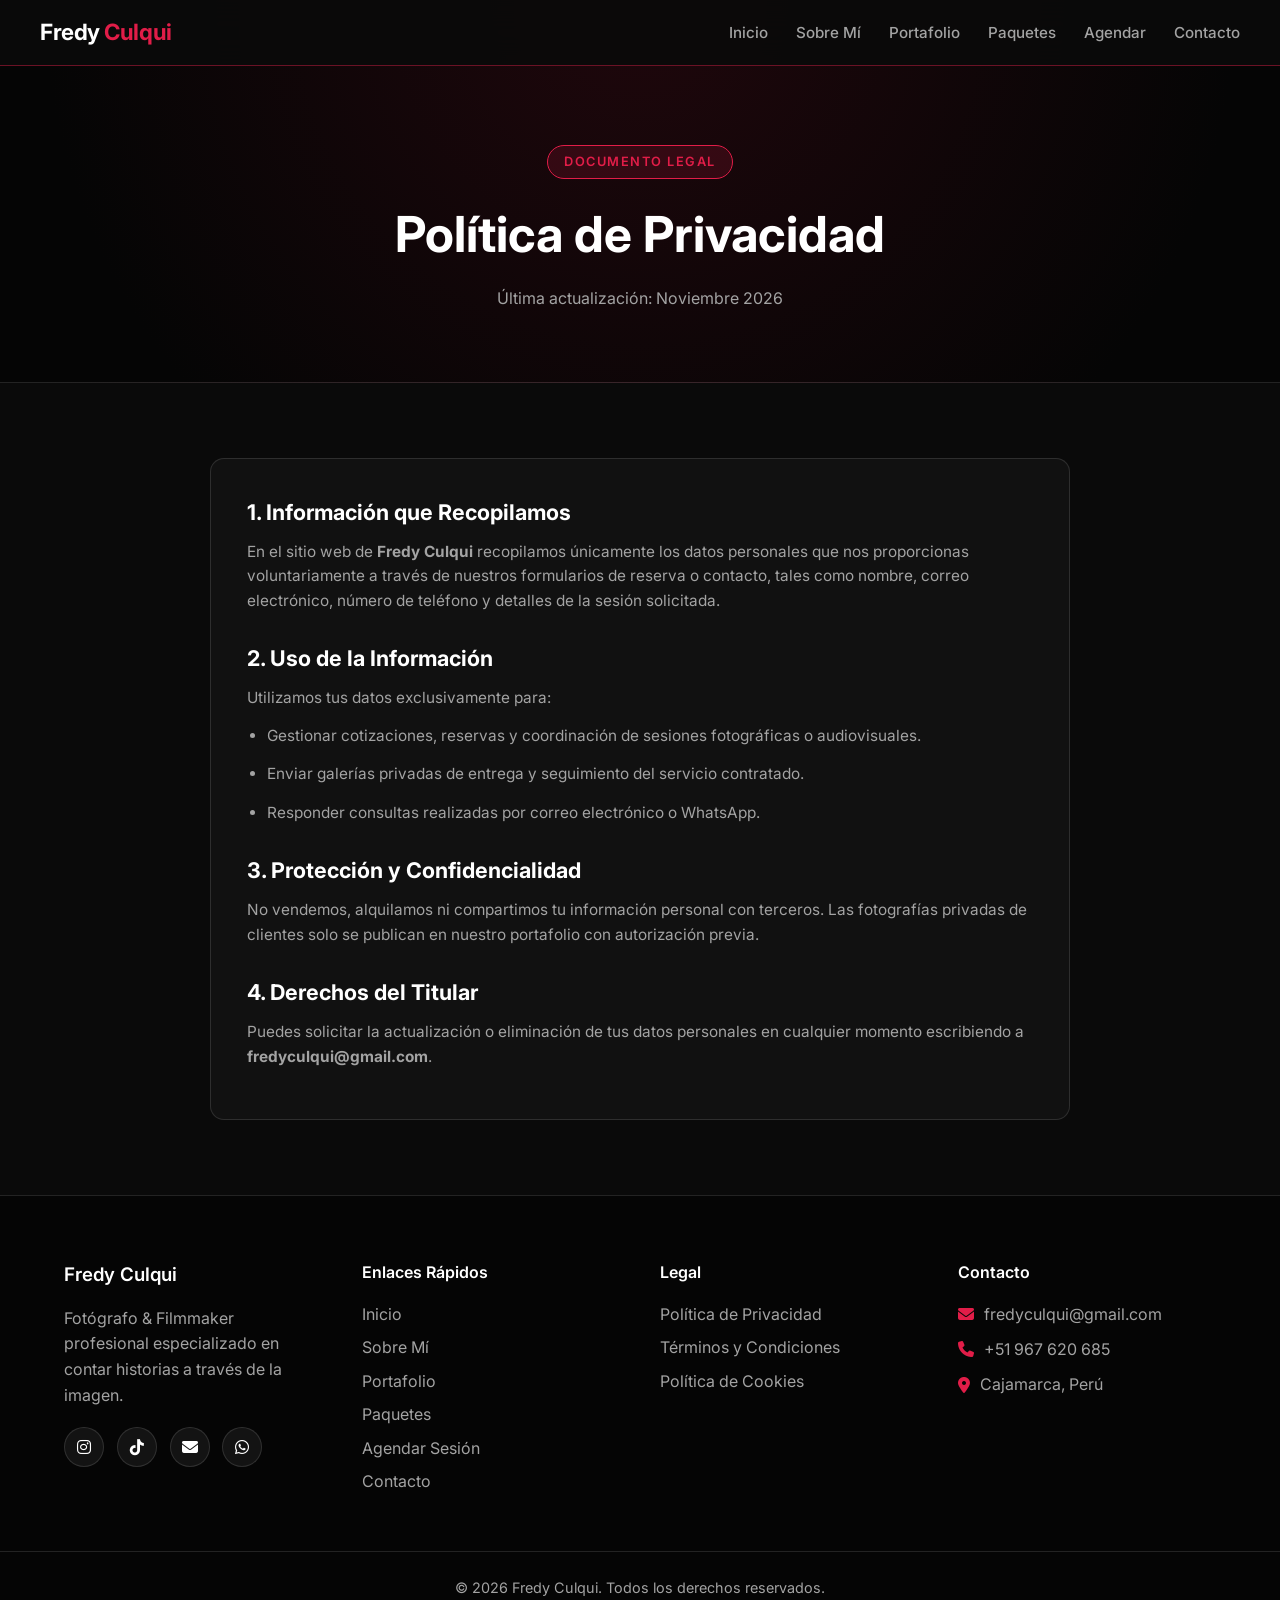
<file: privacy.html>
<!DOCTYPE html>
<html lang="es">
<head>
    <meta charset="UTF-8">
    <meta name="viewport" content="width=device-width, initial-scale=1.0">
    <title>Política de Privacidad - Fredy Culqui</title>
    <link rel="stylesheet" href="https://cdnjs.cloudflare.com/ajax/libs/font-awesome/6.5.0/css/all.min.css">
    <link href="https://fonts.googleapis.com/css2?family=Inter:wght@300;400;500;600;700&display=swap" rel="stylesheet">
    <link rel="stylesheet" href="css/style.css">
    <link rel="stylesheet" href="css/navbar.css">
    <link rel="stylesheet" href="css/responsive.css">
    <style>
        .page-hero {
            padding: 145px 0 70px;
            background: radial-gradient(circle at top center, #1f070c 0%, #050505 80%);
            border-bottom: 1px solid var(--border-color);
            text-align: center;
        }
        .page-hero .badge {
            display: inline-block; padding: 0.35rem 1rem; border-radius: 50px;
            background: var(--accent-soft); border: 1px solid var(--accent); color: var(--accent);
            font-size: 0.8rem; font-weight: 600; text-transform: uppercase; letter-spacing: 1.5px; margin-bottom: 1rem;
        }
        .page-hero h1 { font-size: 3.1rem; font-weight: 700; margin-bottom: 0.75rem; }
        .page-hero p { color: var(--secondary); max-width: 620px; margin: 0 auto; }
        .page-section { padding: 75px 0; }
        .card-box { background: var(--card-bg); border: 1px solid var(--border-color); border-radius: 14px; padding: 2.25rem; }
        .legal-wrap { max-width: 860px; margin: 0 auto; }
        .legal-wrap h2 { font-size: 1.35rem; margin: 1.75rem 0 0.65rem; color: var(--primary); }
        .legal-wrap h2:first-child { margin-top: 0; }
        .legal-wrap p, .legal-wrap li { color: var(--secondary); font-size: 0.96rem; margin-bottom: 0.85rem; }
        .legal-wrap ul { padding-left: 1.25rem; margin-bottom: 1rem; }
        @media (max-width: 768px) { .page-hero h1 { font-size: 2.2rem; } }
    </style>
</head>
<body>
    <nav>
        <div class="logo"><a href="index.html" style="color: inherit; text-decoration: none;">Fredy <span>Culqui</span></a></div>
        <i class="fas fa-bars menu-toggle"></i>
        <ul>
            <li><a href="index.html">Inicio</a></li>
            <li><a href="sobre-mi.html">Sobre Mí</a></li>
            <li><a href="portafolio.html">Portafolio</a></li>
            <li><a href="paquetes.html">Paquetes</a></li>
            <li><a href="agendar.html">Agendar</a></li>
            <li><a href="contacto.html">Contacto</a></li>
        </ul>
    </nav>

    <section class="page-hero">
        <div class="container">
            <span class="badge">Documento Legal</span>
            <h1>Política de Privacidad</h1>
            <p>Última actualización: Noviembre 2026</p>
        </div>
    </section>

    <section class="page-section">
        <div class="container">
            <div class="card-box legal-wrap">
                <h2>1. Información que Recopilamos</h2>
                <p>En el sitio web de <strong>Fredy Culqui</strong> recopilamos únicamente los datos personales que nos proporcionas voluntariamente a través de nuestros formularios de reserva o contacto, tales como nombre, correo electrónico, número de teléfono y detalles de la sesión solicitada.</p>
                <h2>2. Uso de la Información</h2>
                <p>Utilizamos tus datos exclusivamente para:</p>
                <ul>
                    <li>Gestionar cotizaciones, reservas y coordinación de sesiones fotográficas o audiovisuales.</li>
                    <li>Enviar galerías privadas de entrega y seguimiento del servicio contratado.</li>
                    <li>Responder consultas realizadas por correo electrónico o WhatsApp.</li>
                </ul>
                <h2>3. Protección y Confidencialidad</h2>
                <p>No vendemos, alquilamos ni compartimos tu información personal con terceros. Las fotografías privadas de clientes solo se publican en nuestro portafolio con autorización previa.</p>
                <h2>4. Derechos del Titular</h2>
                <p>Puedes solicitar la actualización o eliminación de tus datos personales en cualquier momento escribiendo a <strong>fredyculqui@gmail.com</strong>.</p>
            </div>
        </div>
    </section>

    <footer id="contact">
        <div class="footer-content">
            <div class="footer-section">
                <h3>Fredy Culqui</h3>
                <p>Fotógrafo & Filmmaker profesional especializado en contar historias a través de la imagen.</p>
                <div class="social-links">
                    <a href="https://www.instagram.com/fredy_culqui" target="_blank"><i class="fab fa-instagram"></i></a>
                    <a href="https://www.tiktok.com/@fredy_culqui" target="_blank"><i class="fab fa-tiktok"></i></a>
                    <a href="mailto:fredyculqui@gmail.com"><i class="fas fa-envelope"></i></a>
                    <a href="https://wa.me/51967620685" target="_blank"><i class="fab fa-whatsapp"></i></a>
                </div>
            </div>
            <div class="footer-section">
                <h4>Enlaces Rápidos</h4>
                <ul>
                    <li><a href="index.html">Inicio</a></li>
                    <li><a href="sobre-mi.html">Sobre Mí</a></li>
                    <li><a href="portafolio.html">Portafolio</a></li>
                    <li><a href="paquetes.html">Paquetes</a></li>
                    <li><a href="agendar.html">Agendar Sesión</a></li>
                    <li><a href="contacto.html">Contacto</a></li>
                </ul>
            </div>
            <div class="footer-section">
                <h4>Legal</h4>
                <ul>
                    <li><a href="privacy.html">Política de Privacidad</a></li>
                    <li><a href="terms.html">Términos y Condiciones</a></li>
                    <li><a href="cookies.html">Política de Cookies</a></li>
                </ul>
            </div>
            <div class="footer-section">
                <h4>Contacto</h4>
                <div class="contact-info">
                    <p><i class="fas fa-envelope"></i> fredyculqui@gmail.com</p>
                    <p><i class="fas fa-phone"></i> +51 967 620 685</p>
                    <p><i class="fas fa-map-marker-alt"></i> Cajamarca, Perú</p>
                </div>
            </div>
        </div>
        <div class="footer-bottom"><p>&copy; 2026 Fredy Culqui. Todos los derechos reservados.</p></div>
    </footer>
    <script src="js/main.js"></script>
</body>
</html>
</file>
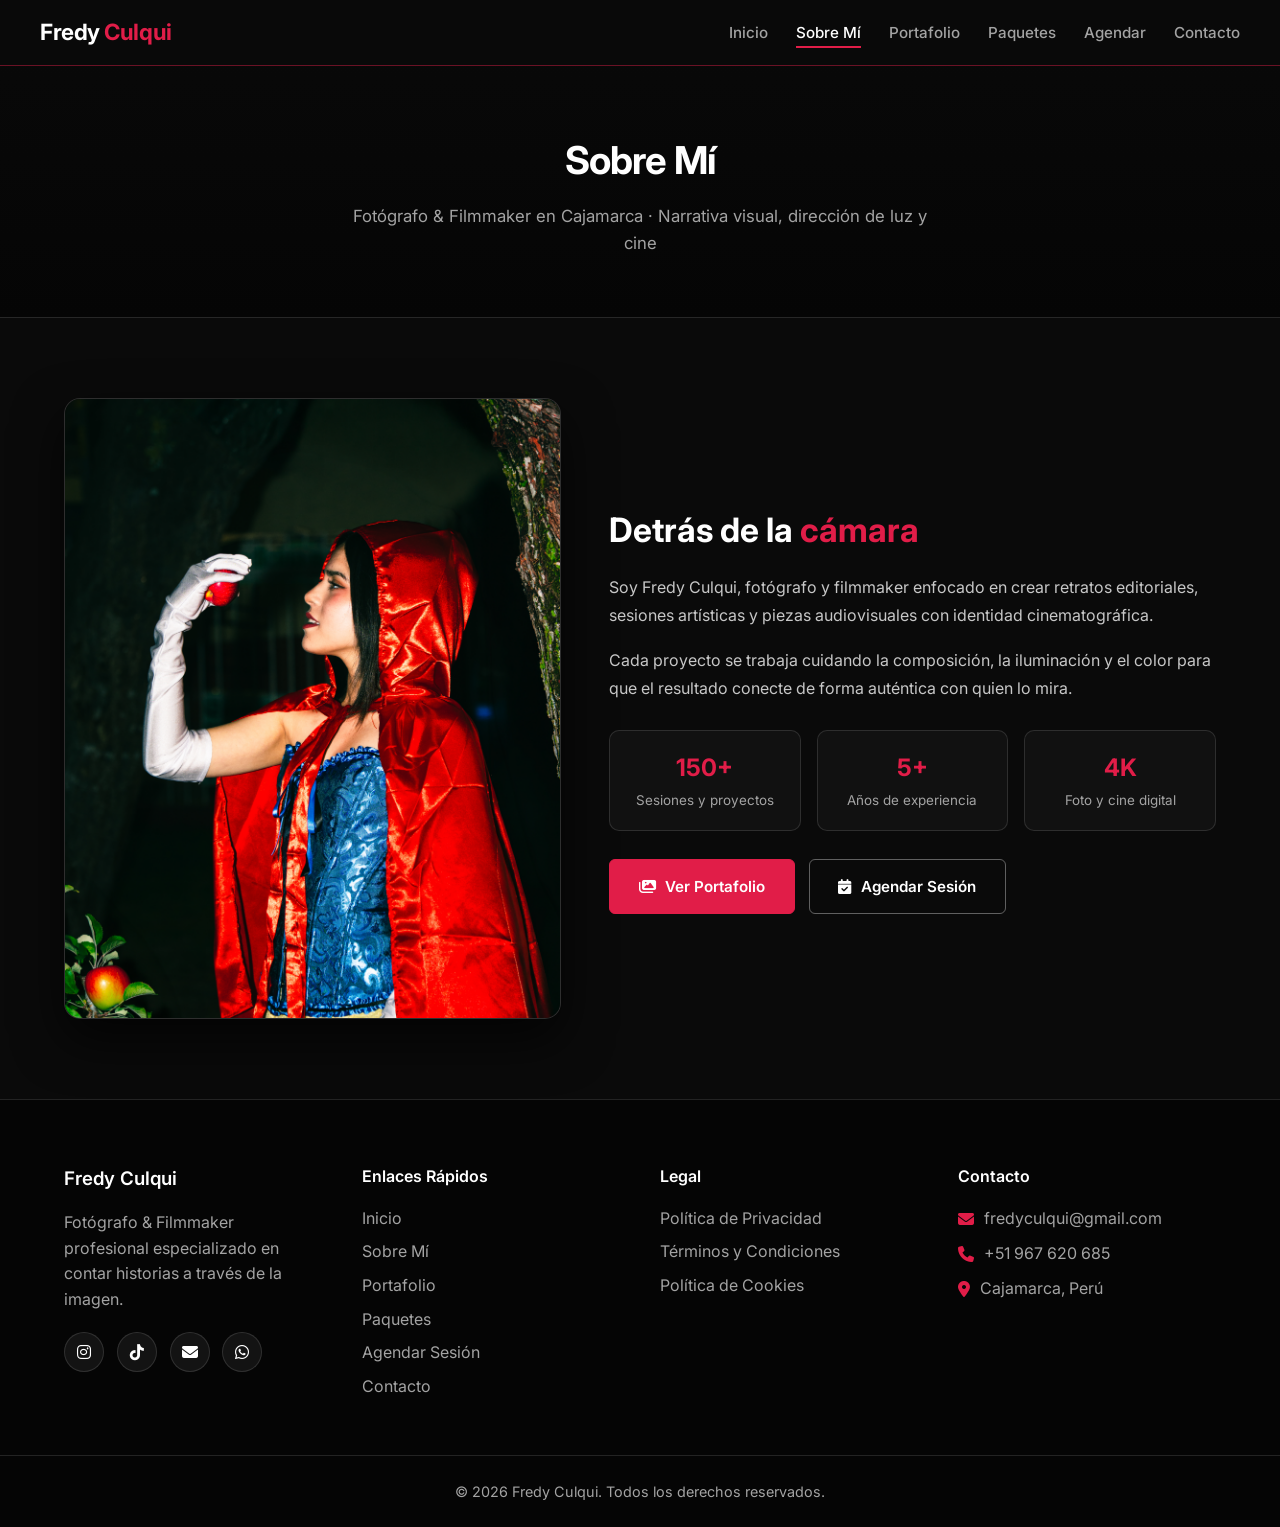
<file: sobre-mi.html>
<!DOCTYPE html>
<html lang="es">
<head>
    <meta charset="UTF-8">
    <meta name="viewport" content="width=device-width, initial-scale=1.0">
    <title>Sobre Mí - Fredy Culqui</title>
    <link rel="stylesheet" href="https://cdnjs.cloudflare.com/ajax/libs/font-awesome/6.5.0/css/all.min.css">
    <link href="https://fonts.googleapis.com/css2?family=Inter:wght@300;400;500;600;700;800&display=swap" rel="stylesheet">
    <link rel="stylesheet" href="css/style.css">
    <link rel="stylesheet" href="css/navbar.css">
    <link rel="stylesheet" href="css/responsive.css">
    <style>
        .about-hero {
            padding: 130px 0 60px;
            background: linear-gradient(180deg, #090909 0%, #050505 100%);
            border-bottom: 1px solid var(--border-color);
        }

        .about-section {
            padding: 80px 0;
            background: var(--bg-dark);
        }

        .about-grid {
            display: grid;
            grid-template-columns: 0.9fr 1.1fr;
            gap: 3rem;
            align-items: center;
        }

        .about-photo-card {
            border-radius: 16px;
            overflow: hidden;
            border: 1px solid var(--border-color);
            background: var(--card-bg);
            aspect-ratio: 4/5;
            box-shadow: 0 20px 50px rgba(0, 0, 0, 0.7);
        }

        .about-photo-card img {
            width: 100%;
            height: 100%;
            object-fit: cover;
            display: block;
        }

        .about-content h2 {
            font-size: 2.1rem;
            margin-bottom: 1rem;
        }

        .about-content h2 span {
            color: var(--accent);
        }

        .about-content p {
            color: #c7c7c7;
            line-height: 1.75;
            margin-bottom: 1.1rem;
            font-size: 1rem;
        }

        .about-highlights {
            display: grid;
            grid-template-columns: repeat(3, 1fr);
            gap: 1rem;
            margin: 1.75rem 0;
        }

        .highlight-box {
            background: var(--card-bg);
            border: 1px solid var(--border-color);
            border-radius: 10px;
            padding: 1.1rem;
            text-align: center;
        }

        .highlight-box strong {
            display: block;
            font-size: 1.5rem;
            color: var(--accent);
        }

        .highlight-box span {
            font-size: 0.84rem;
            color: var(--secondary);
        }

        @media (max-width: 900px) {
            .about-grid {
                grid-template-columns: 1fr;
            }
            .about-highlights {
                grid-template-columns: 1fr;
            }
        }
    </style>
</head>
<body>
    <nav>
        <div class="logo">
            <a href="index.html" style="color: inherit; text-decoration: none;">Fredy <span>Culqui</span></a>
        </div>
        <i class="fas fa-bars menu-toggle"></i>
        <ul>
            <li><a href="index.html">Inicio</a></li>
            <li><a href="sobre-mi.html" class="active">Sobre Mí</a></li>
            <li><a href="portafolio.html">Portafolio</a></li>
            <li><a href="paquetes.html">Paquetes</a></li>
            <li><a href="agendar.html">Agendar</a></li>
            <li><a href="contacto.html">Contacto</a></li>
        </ul>
    </nav>

    <section class="about-hero">
        <div class="container">
            <div class="section-header" style="margin-bottom: 0;">
                <h2>Sobre <span>Mí</span></h2>
                <p>Fotógrafo & Filmmaker en Cajamarca · Narrativa visual, dirección de luz y cine</p>
            </div>
        </div>
    </section>

    <section class="about-section">
        <div class="container about-grid">
            <div class="about-photo-card">
                <img id="aboutProfileImage" src="assets/uploads/1795058872038_DSC04936-Editar-2.jpg" alt="Fredy Culqui - Fotógrafo y Filmmaker">
            </div>

            <div class="about-content">
                <h2>Detrás de la <span>cámara</span></h2>
                <p>Soy Fredy Culqui, fotógrafo y filmmaker enfocado en crear retratos editoriales, sesiones artísticas y piezas audiovisuales con identidad cinematográfica.</p>
                <p>Cada proyecto se trabaja cuidando la composición, la iluminación y el color para que el resultado conecte de forma auténtica con quien lo mira.</p>

                <div class="about-highlights">
                    <div class="highlight-box">
                        <strong>150+</strong>
                        <span>Sesiones y proyectos</span>
                    </div>
                    <div class="highlight-box">
                        <strong>5+</strong>
                        <span>Años de experiencia</span>
                    </div>
                    <div class="highlight-box">
                        <strong>4K</strong>
                        <span>Foto y cine digital</span>
                    </div>
                </div>

                <div style="display:flex; gap:0.85rem; flex-wrap:wrap;">
                    <a href="portafolio.html" class="btn btn-primary"><i class="fas fa-images"></i> Ver Portafolio</a>
                    <a href="agendar.html" class="btn btn-outline"><i class="fas fa-calendar-check"></i> Agendar Sesión</a>
                </div>
            </div>
        </div>
    </section>

    <footer id="contact">
        <div class="footer-content">
            <div class="footer-section">
                <h3>Fredy Culqui</h3>
                <p>Fotógrafo & Filmmaker profesional especializado en contar historias a través de la imagen.</p>
                <div class="social-links">
                    <a href="https://www.instagram.com/fredy_culqui" target="_blank"><i class="fab fa-instagram"></i></a>
                    <a href="https://www.tiktok.com/@fredy_culqui" target="_blank"><i class="fab fa-tiktok"></i></a>
                    <a href="mailto:fredyculqui@gmail.com"><i class="fas fa-envelope"></i></a>
                    <a href="https://wa.me/51967620685" target="_blank"><i class="fab fa-whatsapp"></i></a>
                </div>
            </div>
            <div class="footer-section">
                <h4>Enlaces Rápidos</h4>
                <ul>
                    <li><a href="index.html">Inicio</a></li>
                    <li><a href="sobre-mi.html">Sobre Mí</a></li>
                    <li><a href="portafolio.html">Portafolio</a></li>
                    <li><a href="paquetes.html">Paquetes</a></li>
                    <li><a href="agendar.html">Agendar Sesión</a></li>
                    <li><a href="contacto.html">Contacto</a></li>
                </ul>
            </div>
            <div class="footer-section">
                <h4>Legal</h4>
                <ul>
                    <li><a href="privacy.html">Política de Privacidad</a></li>
                    <li><a href="terms.html">Términos y Condiciones</a></li>
                    <li><a href="cookies.html">Política de Cookies</a></li>
                </ul>
            </div>
            <div class="footer-section">
                <h4>Contacto</h4>
                <div class="contact-info">
                    <p><i class="fas fa-envelope"></i> fredyculqui@gmail.com</p>
                    <p><i class="fas fa-phone"></i> +51 967 620 685</p>
                    <p><i class="fas fa-map-marker-alt"></i> Cajamarca, Perú</p>
                </div>
            </div>
        </div>
        <div class="footer-bottom">
            <p>&copy; 2026 Fredy Culqui. Todos los derechos reservados.</p>
        </div>
    </footer>

    <script src="js/main.js"></script>
    <script src="js/portfolio.js"></script>
</body>
</html>
</file>
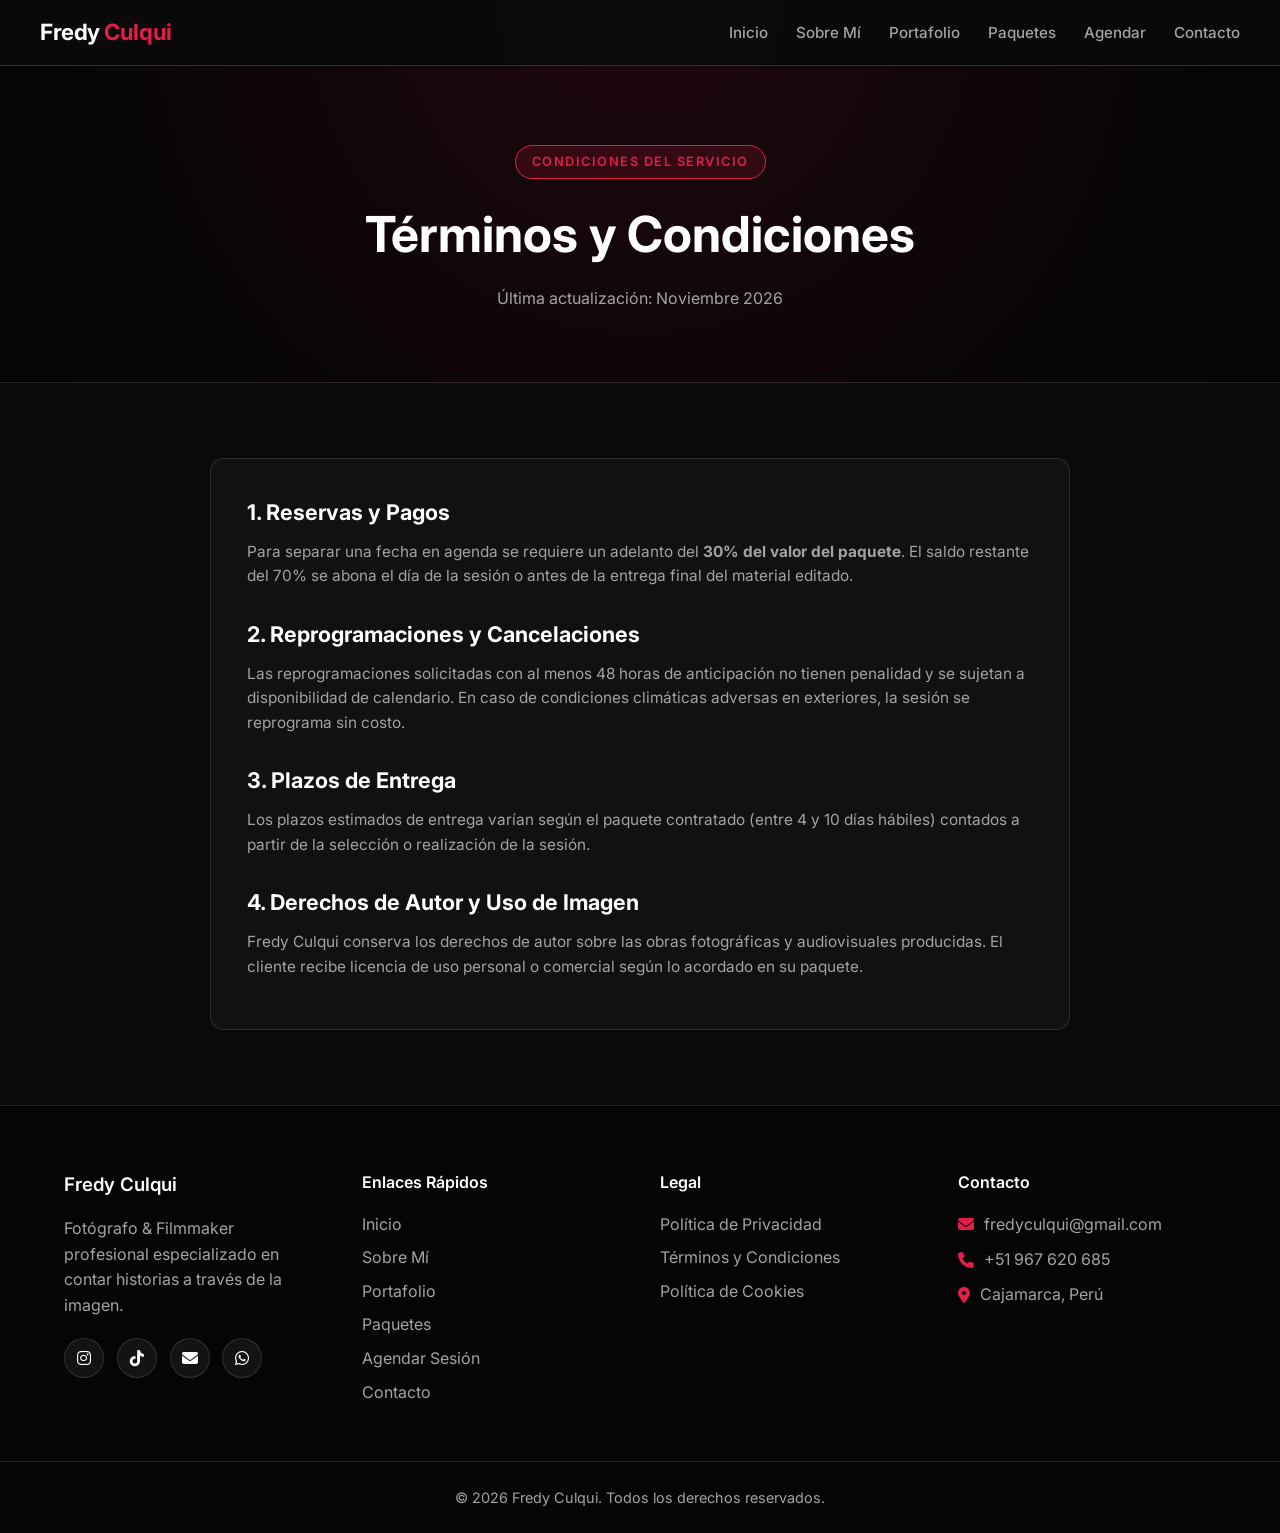
<file: terms.html>
<!DOCTYPE html>
<html lang="es">
<head>
    <meta charset="UTF-8">
    <meta name="viewport" content="width=device-width, initial-scale=1.0">
    <title>Términos y Condiciones - Fredy Culqui</title>
    <link rel="stylesheet" href="https://cdnjs.cloudflare.com/ajax/libs/font-awesome/6.5.0/css/all.min.css">
    <link href="https://fonts.googleapis.com/css2?family=Inter:wght@300;400;500;600;700&display=swap" rel="stylesheet">
    <link rel="stylesheet" href="css/style.css">
    <link rel="stylesheet" href="css/navbar.css">
    <link rel="stylesheet" href="css/responsive.css">
    <style>
        .page-hero {
            padding: 145px 0 70px;
            background: radial-gradient(circle at top center, #1f070c 0%, #050505 80%);
            border-bottom: 1px solid var(--border-color);
            text-align: center;
        }
        .page-hero .badge {
            display: inline-block; padding: 0.35rem 1rem; border-radius: 50px;
            background: var(--accent-soft); border: 1px solid var(--accent); color: var(--accent);
            font-size: 0.8rem; font-weight: 600; text-transform: uppercase; letter-spacing: 1.5px; margin-bottom: 1rem;
        }
        .page-hero h1 { font-size: 3.1rem; font-weight: 700; margin-bottom: 0.75rem; }
        .page-hero p { color: var(--secondary); max-width: 620px; margin: 0 auto; }
        .page-section { padding: 75px 0; }
        .card-box { background: var(--card-bg); border: 1px solid var(--border-color); border-radius: 14px; padding: 2.25rem; }
        .legal-wrap { max-width: 860px; margin: 0 auto; }
        .legal-wrap h2 { font-size: 1.35rem; margin: 1.75rem 0 0.65rem; color: var(--primary); }
        .legal-wrap h2:first-child { margin-top: 0; }
        .legal-wrap p { color: var(--secondary); font-size: 0.96rem; margin-bottom: 0.85rem; }
        @media (max-width: 768px) { .page-hero h1 { font-size: 2.2rem; } }
    </style>
</head>
<body>
    <nav>
        <div class="logo"><a href="index.html" style="color: inherit; text-decoration: none;">Fredy <span>Culqui</span></a></div>
        <i class="fas fa-bars menu-toggle"></i>
        <ul>
            <li><a href="index.html">Inicio</a></li>
            <li><a href="sobre-mi.html">Sobre Mí</a></li>
            <li><a href="portafolio.html">Portafolio</a></li>
            <li><a href="paquetes.html">Paquetes</a></li>
            <li><a href="agendar.html">Agendar</a></li>
            <li><a href="contacto.html">Contacto</a></li>
        </ul>
    </nav>

    <section class="page-hero">
        <div class="container">
            <span class="badge">Condiciones del Servicio</span>
            <h1>Términos y Condiciones</h1>
            <p>Última actualización: Noviembre 2026</p>
        </div>
    </section>

    <section class="page-section">
        <div class="container">
            <div class="card-box legal-wrap">
                <h2>1. Reservas y Pagos</h2>
                <p>Para separar una fecha en agenda se requiere un adelanto del <strong>30% del valor del paquete</strong>. El saldo restante del 70% se abona el día de la sesión o antes de la entrega final del material editado.</p>
                <h2>2. Reprogramaciones y Cancelaciones</h2>
                <p>Las reprogramaciones solicitadas con al menos 48 horas de anticipación no tienen penalidad y se sujetan a disponibilidad de calendario. En caso de condiciones climáticas adversas en exteriores, la sesión se reprograma sin costo.</p>
                <h2>3. Plazos de Entrega</h2>
                <p>Los plazos estimados de entrega varían según el paquete contratado (entre 4 y 10 días hábiles) contados a partir de la selección o realización de la sesión.</p>
                <h2>4. Derechos de Autor y Uso de Imagen</h2>
                <p>Fredy Culqui conserva los derechos de autor sobre las obras fotográficas y audiovisuales producidas. El cliente recibe licencia de uso personal o comercial según lo acordado en su paquete.</p>
            </div>
        </div>
    </section>

    <footer id="contact">
        <div class="footer-content">
            <div class="footer-section">
                <h3>Fredy Culqui</h3>
                <p>Fotógrafo & Filmmaker profesional especializado en contar historias a través de la imagen.</p>
                <div class="social-links">
                    <a href="https://www.instagram.com/fredy_culqui" target="_blank"><i class="fab fa-instagram"></i></a>
                    <a href="https://www.tiktok.com/@fredy_culqui" target="_blank"><i class="fab fa-tiktok"></i></a>
                    <a href="mailto:fredyculqui@gmail.com"><i class="fas fa-envelope"></i></a>
                    <a href="https://wa.me/51967620685" target="_blank"><i class="fab fa-whatsapp"></i></a>
                </div>
            </div>
            <div class="footer-section">
                <h4>Enlaces Rápidos</h4>
                <ul>
                    <li><a href="index.html">Inicio</a></li>
                    <li><a href="sobre-mi.html">Sobre Mí</a></li>
                    <li><a href="portafolio.html">Portafolio</a></li>
                    <li><a href="paquetes.html">Paquetes</a></li>
                    <li><a href="agendar.html">Agendar Sesión</a></li>
                    <li><a href="contacto.html">Contacto</a></li>
                </ul>
            </div>
            <div class="footer-section">
                <h4>Legal</h4>
                <ul>
                    <li><a href="privacy.html">Política de Privacidad</a></li>
                    <li><a href="terms.html">Términos y Condiciones</a></li>
                    <li><a href="cookies.html">Política de Cookies</a></li>
                </ul>
            </div>
            <div class="footer-section">
                <h4>Contacto</h4>
                <div class="contact-info">
                    <p><i class="fas fa-envelope"></i> fredyculqui@gmail.com</p>
                    <p><i class="fas fa-phone"></i> +51 967 620 685</p>
                    <p><i class="fas fa-map-marker-alt"></i> Cajamarca, Perú</p>
                </div>
            </div>
        </div>
        <div class="footer-bottom"><p>&copy; 2026 Fredy Culqui. Todos los derechos reservados.</p></div>
    </footer>
    <script src="js/main.js"></script>
</body>
</html>
</file>
<file: css/style.css>
/* ===== VARIABLES Y ESTILOS BASE (NEGRO, BLANCO Y ROJO) ===== */
:root {
    --primary: #ffffff;
    --secondary: #a3a3a3;
    --accent: #e11d48;
    --accent-hover: #be123c;
    --accent-soft: rgba(225, 29, 72, 0.14);
    --bg-dark: #0a0a0a;
    --bg-darker: #050505;
    --card-bg: #111111;
    --border-color: rgba(255, 255, 255, 0.12);
    --transition-base: 0.3s ease;
    --transition-bounce: 0.5s cubic-bezier(0.23, 1, 0.32, 1);
    --transition-slow: 0.7s ease;
}

* {
    margin: 0;
    padding: 0;
    box-sizing: border-box;
}

body {
    font-family: 'Inter', sans-serif;
    background: var(--bg-dark);
    color: var(--primary);
    line-height: 1.6;
    overflow-x: hidden;
}

.container {
    max-width: 1200px;
    margin: 0 auto;
    padding: 0 1.5rem;
}

/* ===== BOTONES ===== */
.btn {
    display: inline-flex;
    align-items: center;
    justify-content: center;
    gap: 0.6rem;
    padding: 0.9rem 1.8rem;
    border-radius: 6px;
    text-decoration: none;
    font-weight: 600;
    transition: all var(--transition-base);
    border: 1px solid transparent;
    cursor: pointer;
    font-size: 0.95rem;
}

.btn-primary {
    background: var(--accent);
    color: #ffffff;
    border-color: var(--accent);
}

.btn-primary:hover {
    background: var(--accent-hover);
    border-color: var(--accent-hover);
    transform: translateY(-2px);
    box-shadow: 0 10px 25px rgba(225, 29, 72, 0.35);
}

.btn-outline {
    background: transparent;
    color: var(--primary);
    border: 1px solid rgba(255, 255, 255, 0.35);
}

.btn-outline:hover {
    background: #ffffff;
    color: #0a0a0a;
    border-color: #ffffff;
    transform: translateY(-2px);
}

.btn-large {
    padding: 1.1rem 2.2rem;
    font-size: 1.05rem;
}

/* ===== ENCABEZADOS DE SECCIÓN ===== */
.section-header {
    text-align: center;
    margin-bottom: 3.5rem;
}

.section-header h2 {
    font-size: 2.4rem;
    font-weight: 700;
    letter-spacing: -0.02em;
    margin-bottom: 0.75rem;
    color: var(--primary);
}

.section-header p {
    font-size: 1.05rem;
    color: var(--secondary);
    max-width: 600px;
    margin: 0 auto;
}

/* ===== FOOTER ===== */
footer {
    background: var(--bg-darker);
    color: var(--primary);
    padding: 4rem 0 1.5rem;
    border-top: 1px solid var(--border-color);
}

.footer-content {
    max-width: 1200px;
    margin: 0 auto;
    padding: 0 1.5rem;
    display: grid;
    grid-template-columns: repeat(auto-fit, minmax(220px, 1fr));
    gap: 2.5rem;
}

.footer-section h3,
.footer-section h4 {
    margin-bottom: 1rem;
    color: var(--primary);
    font-weight: 600;
}

.footer-section p {
    color: var(--secondary);
    line-height: 1.6;
    margin-bottom: 1.2rem;
}

.social-links {
    display: flex;
    gap: 0.8rem;
}

.social-links a {
    width: 40px;
    height: 40px;
    background: rgba(255, 255, 255, 0.06);
    border: 1px solid var(--border-color);
    border-radius: 50%;
    display: flex;
    align-items: center;
    justify-content: center;
    color: var(--primary);
    text-decoration: none;
    transition: all var(--transition-base);
}

.social-links a:hover {
    background: var(--accent);
    border-color: var(--accent);
    transform: translateY(-2px);
}

.footer-section ul {
    list-style: none;
}

.footer-section ul li {
    margin-bottom: 0.5rem;
}

.footer-section ul li a {
    color: var(--secondary);
    text-decoration: none;
    transition: color var(--transition-base);
}

.footer-section ul li a:hover {
    color: var(--accent);
}

.contact-info p {
    display: flex;
    align-items: center;
    gap: 0.6rem;
    margin-bottom: 0.6rem;
}

.contact-info i {
    color: var(--accent);
}

.footer-bottom {
    text-align: center;
    margin-top: 3rem;
    padding-top: 1.5rem;
    border-top: 1px solid var(--border-color);
    color: var(--secondary);
    font-size: 0.9rem;
}
</file>
<file: css/navbar.css>
/* ===== NAVBAR ===== */
nav {
    display: flex;
    justify-content: space-between;
    align-items: center;
    padding: 0.9rem 2.5rem;
    background: rgba(10, 10, 10, 0.92);
    backdrop-filter: blur(18px);
    border-bottom: 1px solid rgba(225, 29, 72, 0.45);
    position: fixed;
    top: 0;
    left: 0;
    right: 0;
    z-index: 1000;
}

.logo {
    font-size: 1.4rem;
    font-weight: 700;
    letter-spacing: -0.02em;
    color: var(--primary);
}

.logo span {
    color: var(--accent);
}

nav ul {
    display: flex;
    list-style: none;
    align-items: center;
    gap: 1.75rem;
}

nav ul li a {
    color: var(--secondary);
    text-decoration: none;
    transition: color var(--transition-base);
    font-weight: 500;
    font-size: 0.95rem;
}

nav ul li a:hover,
nav ul li a.active {
    color: var(--primary);
}

nav ul li a.active {
    position: relative;
}

nav ul li a.active::after {
    content: '';
    position: absolute;
    bottom: -6px;
    left: 0;
    width: 100%;
    height: 2px;
    background: var(--accent);
}

.btn-login {
    background: var(--accent-soft);
    color: #ffffff !important;
    padding: 0.5rem 1.2rem;
    border-radius: 6px;
    border: 1px solid var(--accent);
    transition: all var(--transition-base);
}

.btn-login:hover {
    background: var(--accent);
    transform: translateY(-1px);
}

.menu-toggle {
    display: none;
    cursor: pointer;
    font-size: 1.4rem;
    color: var(--primary);
    z-index: 1001;
}
</file>
<file: css/responsive.css>
/* ===== RESPONSIVE DESIGN LIMPIO ===== */
@media (max-width: 900px) {
    nav {
        padding: 0.85rem 1.25rem;
    }

    .menu-toggle {
        display: block;
    }

    nav ul {
        position: fixed;
        top: 0;
        right: -100%;
        width: 78%;
        max-width: 320px;
        height: 100vh;
        background: #080808;
        flex-direction: column;
        justify-content: center;
        align-items: center;
        gap: 1.5rem;
        transition: right 0.3s ease;
        z-index: 1000;
        padding: 2rem;
        border-left: 1px solid var(--accent);
    }

    nav ul.active {
        right: 0;
    }

    nav ul li a {
        font-size: 1.1rem;
    }

    .portfolio-hero .hero-content {
        flex-direction: column;
        text-align: center;
    }

    .hero-stats {
        justify-content: center;
    }
}

@media (max-width: 768px) {
    .hero h1,
    .portfolio-hero h1,
    .about-hero h1,
    .booking-hero h1,
    .contact-hero h1,
    .packages-hero h1 {
        font-size: 2.3rem !important;
    }

    .section-header h2 {
        font-size: 1.9rem;
    }

    .filters-section {
        top: 58px;
        padding: 0.9rem 0;
    }

    .filters-container {
        flex-direction: column;
        align-items: stretch;
    }

    .filter-group {
        overflow-x: auto;
        flex-wrap: nowrap;
        padding-bottom: 0.35rem;
        -webkit-overflow-scrolling: touch;
    }

    .filter-btn {
        white-space: nowrap;
        padding: 0.55rem 1rem;
        font-size: 0.85rem;
    }

    .view-controls {
        display: none;
    }

    .portfolio-grid {
        grid-template-columns: repeat(2, 1fr);
        gap: 0.75rem;
    }

    .portfolio-overlay {
        opacity: 1;
        padding: 1rem;
        background: linear-gradient(transparent 45%, rgba(0, 0, 0, 0.92) 100%);
    }

    .overlay-content p,
    .view-btn-expand {
        display: none;
    }

    .overlay-content h3 {
        font-size: 0.95rem;
        margin-bottom: 0;
    }

    .comment-form .form-row {
        grid-template-columns: 1fr;
    }

    .footer-content {
        grid-template-columns: 1fr;
        text-align: center;
    }

    .social-links,
    .contact-info p {
        justify-content: center;
    }

    .btn-container {
        flex-direction: column;
        align-items: center;
    }

    .btn-container .btn {
        width: 100%;
        max-width: 300px;
    }
}

@media (max-width: 480px) {
    .portfolio-grid {
        grid-template-columns: 1fr;
        gap: 1rem;
    }

    .container {
        padding: 0 1rem;
    }
}
</file>
